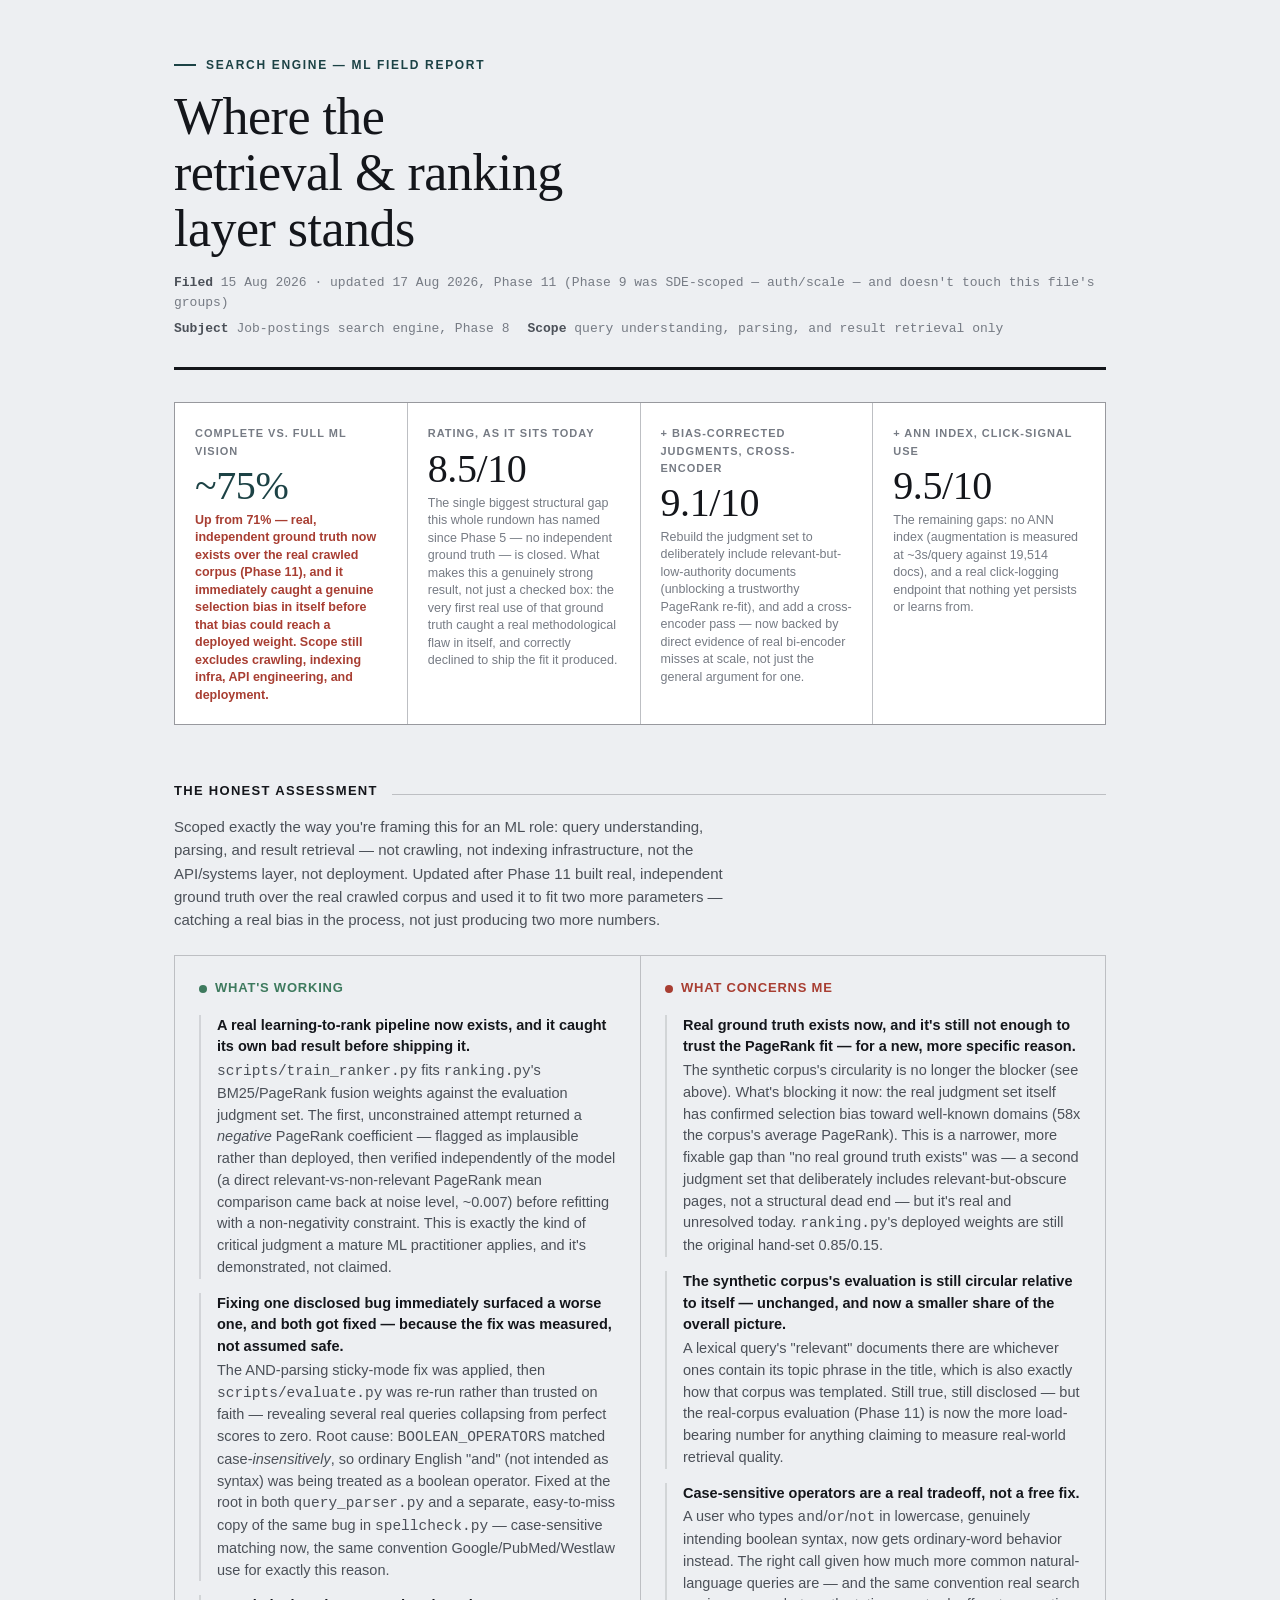
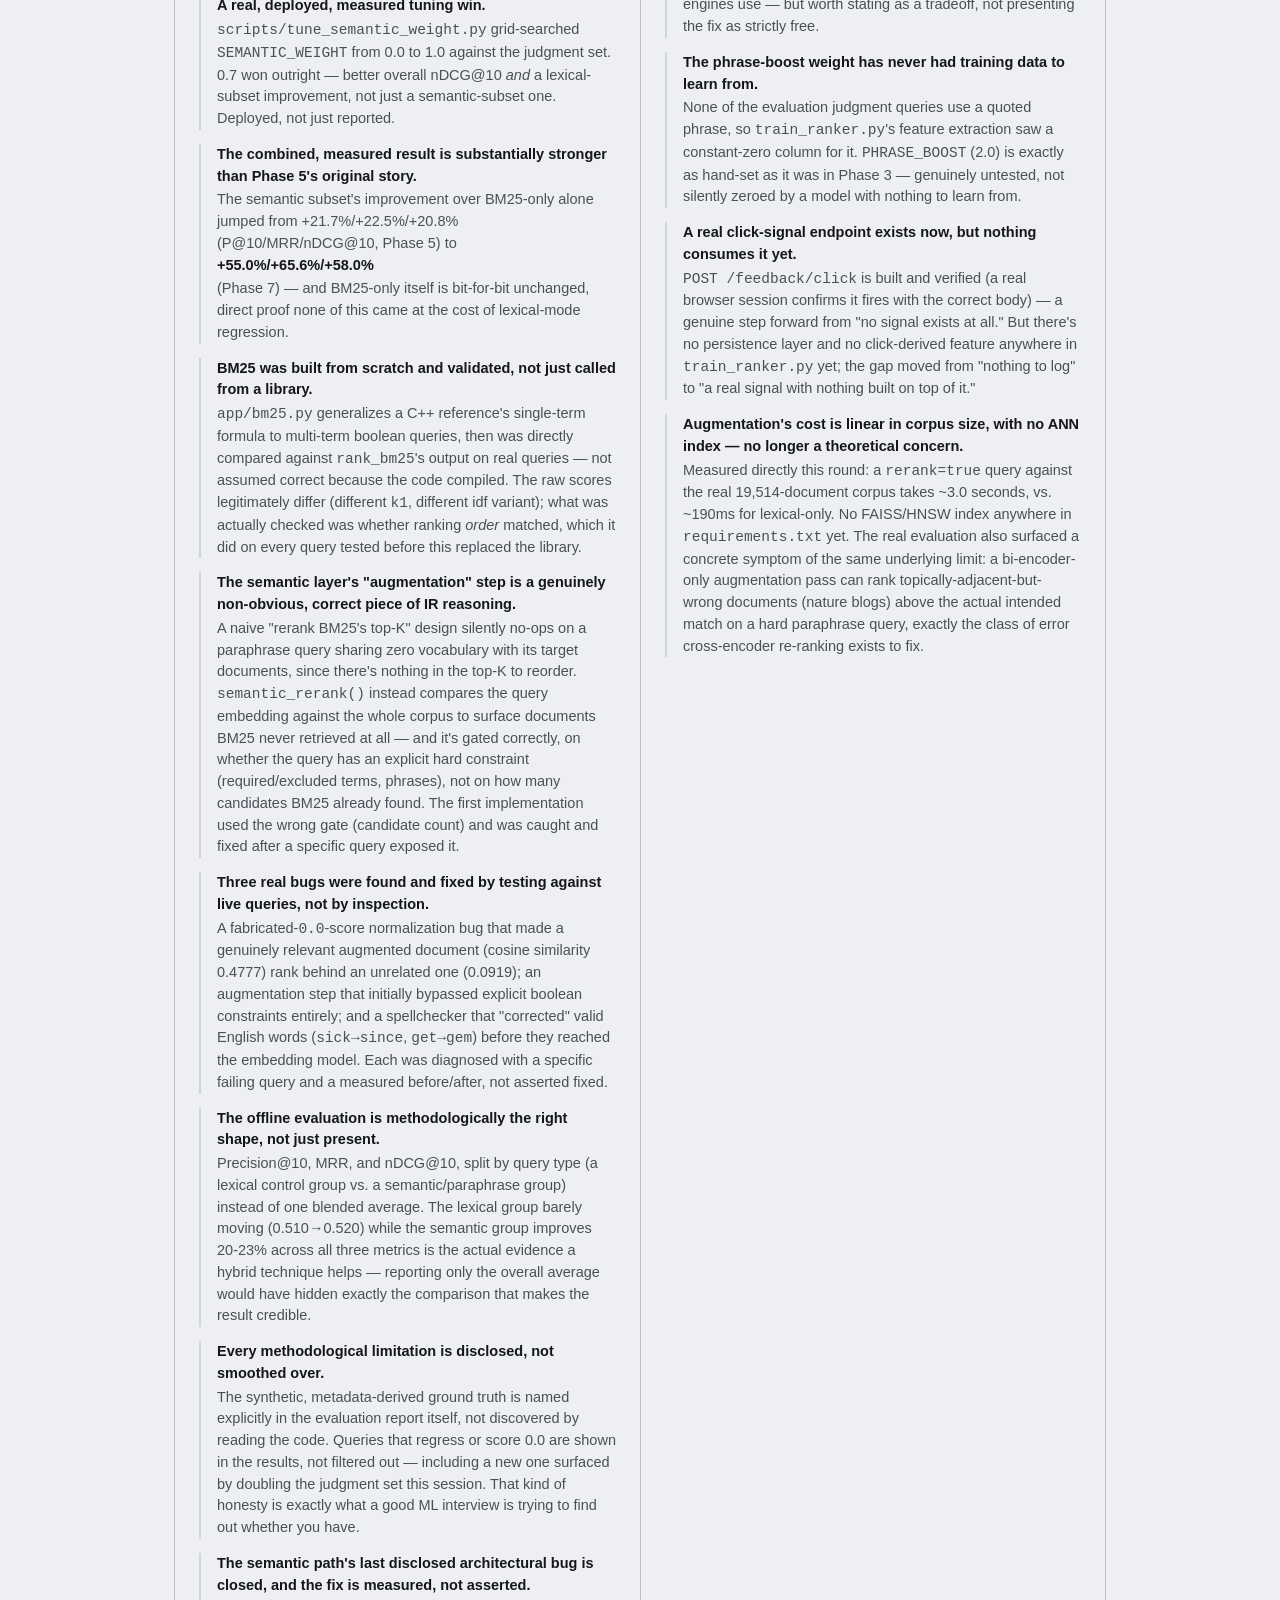
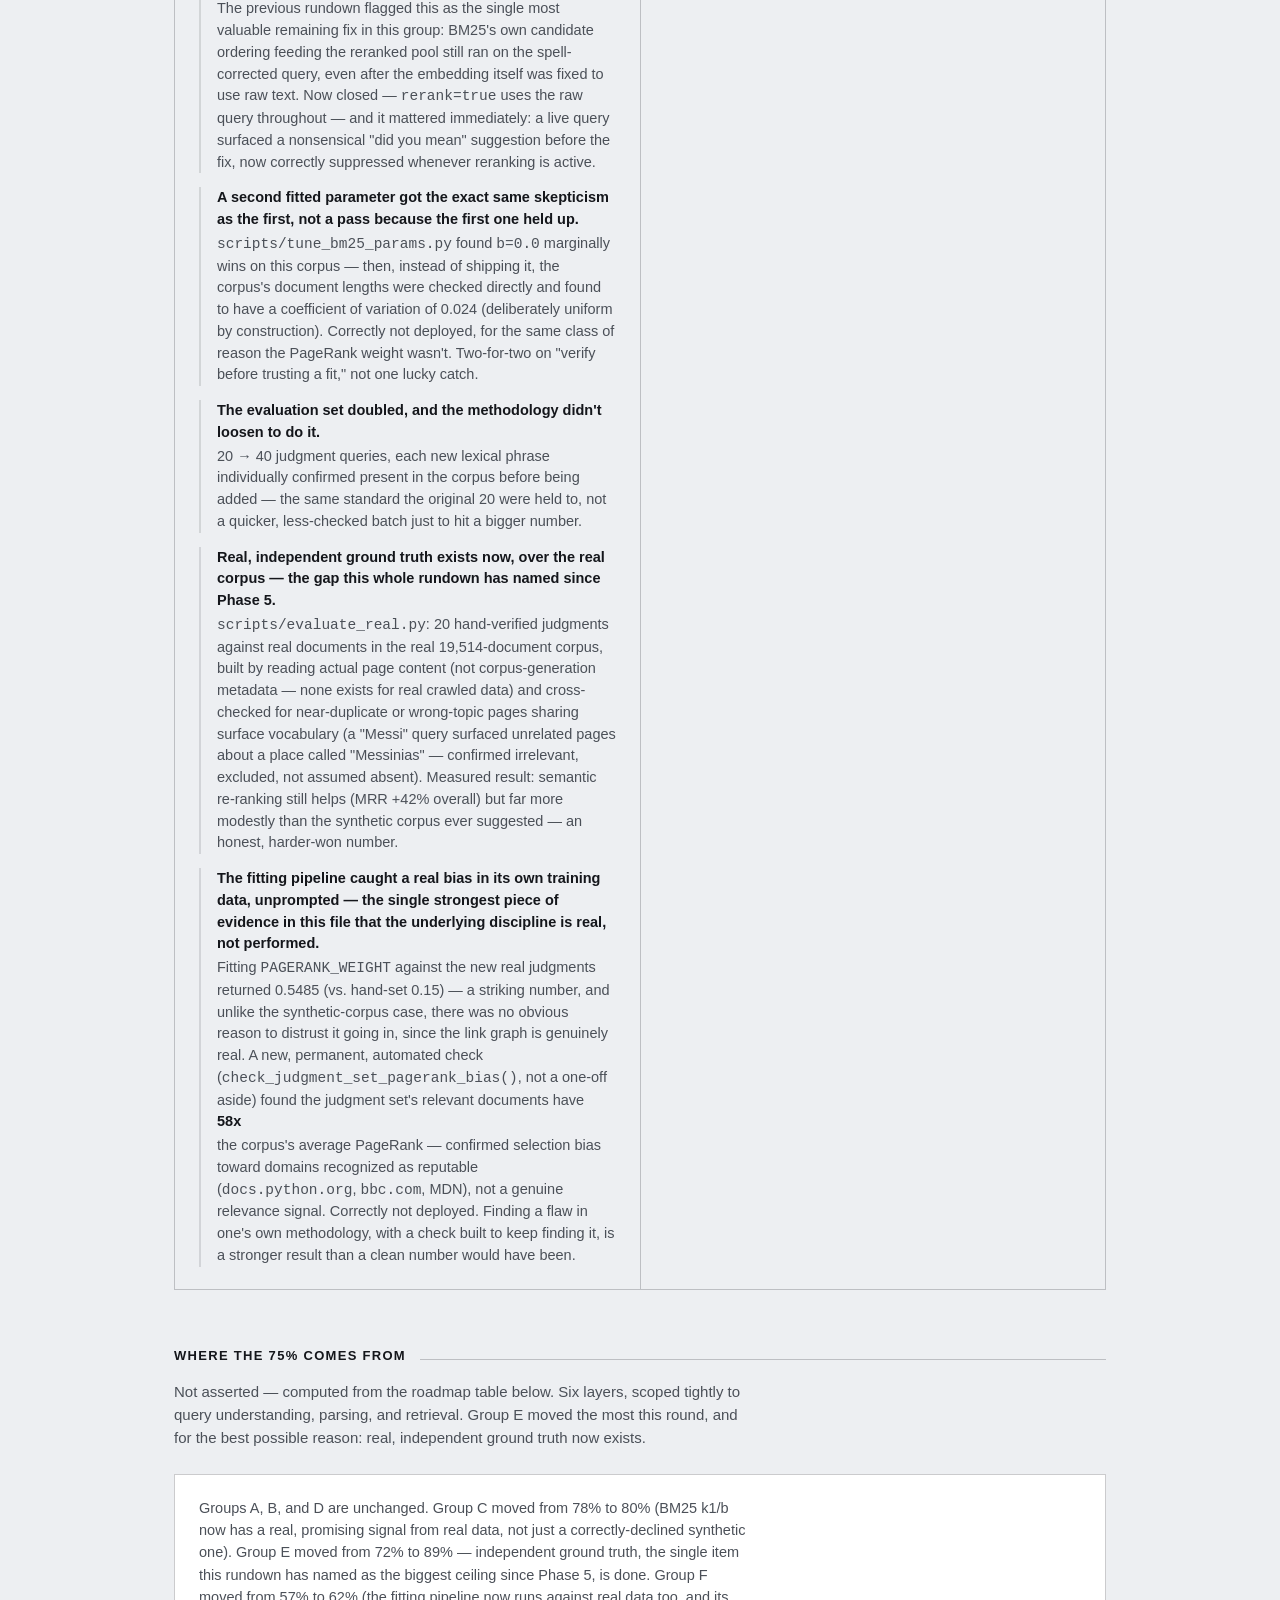
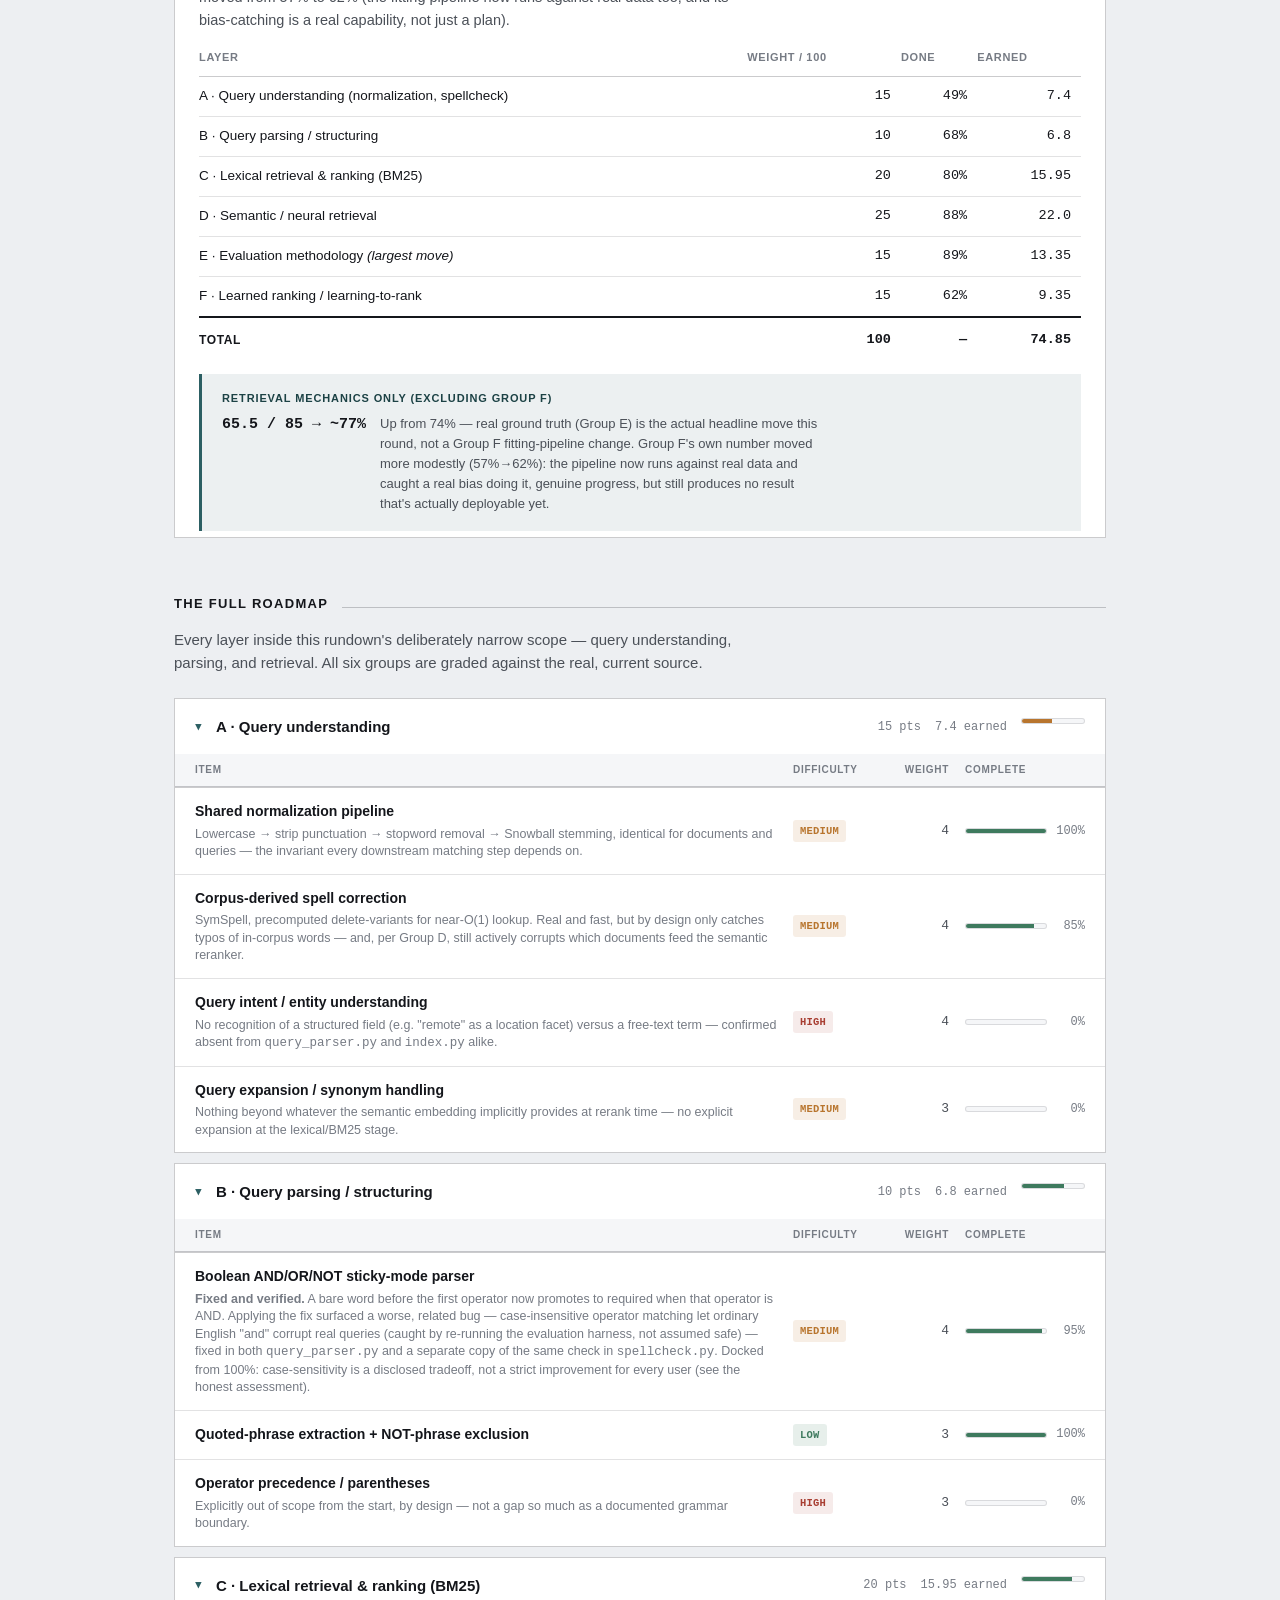
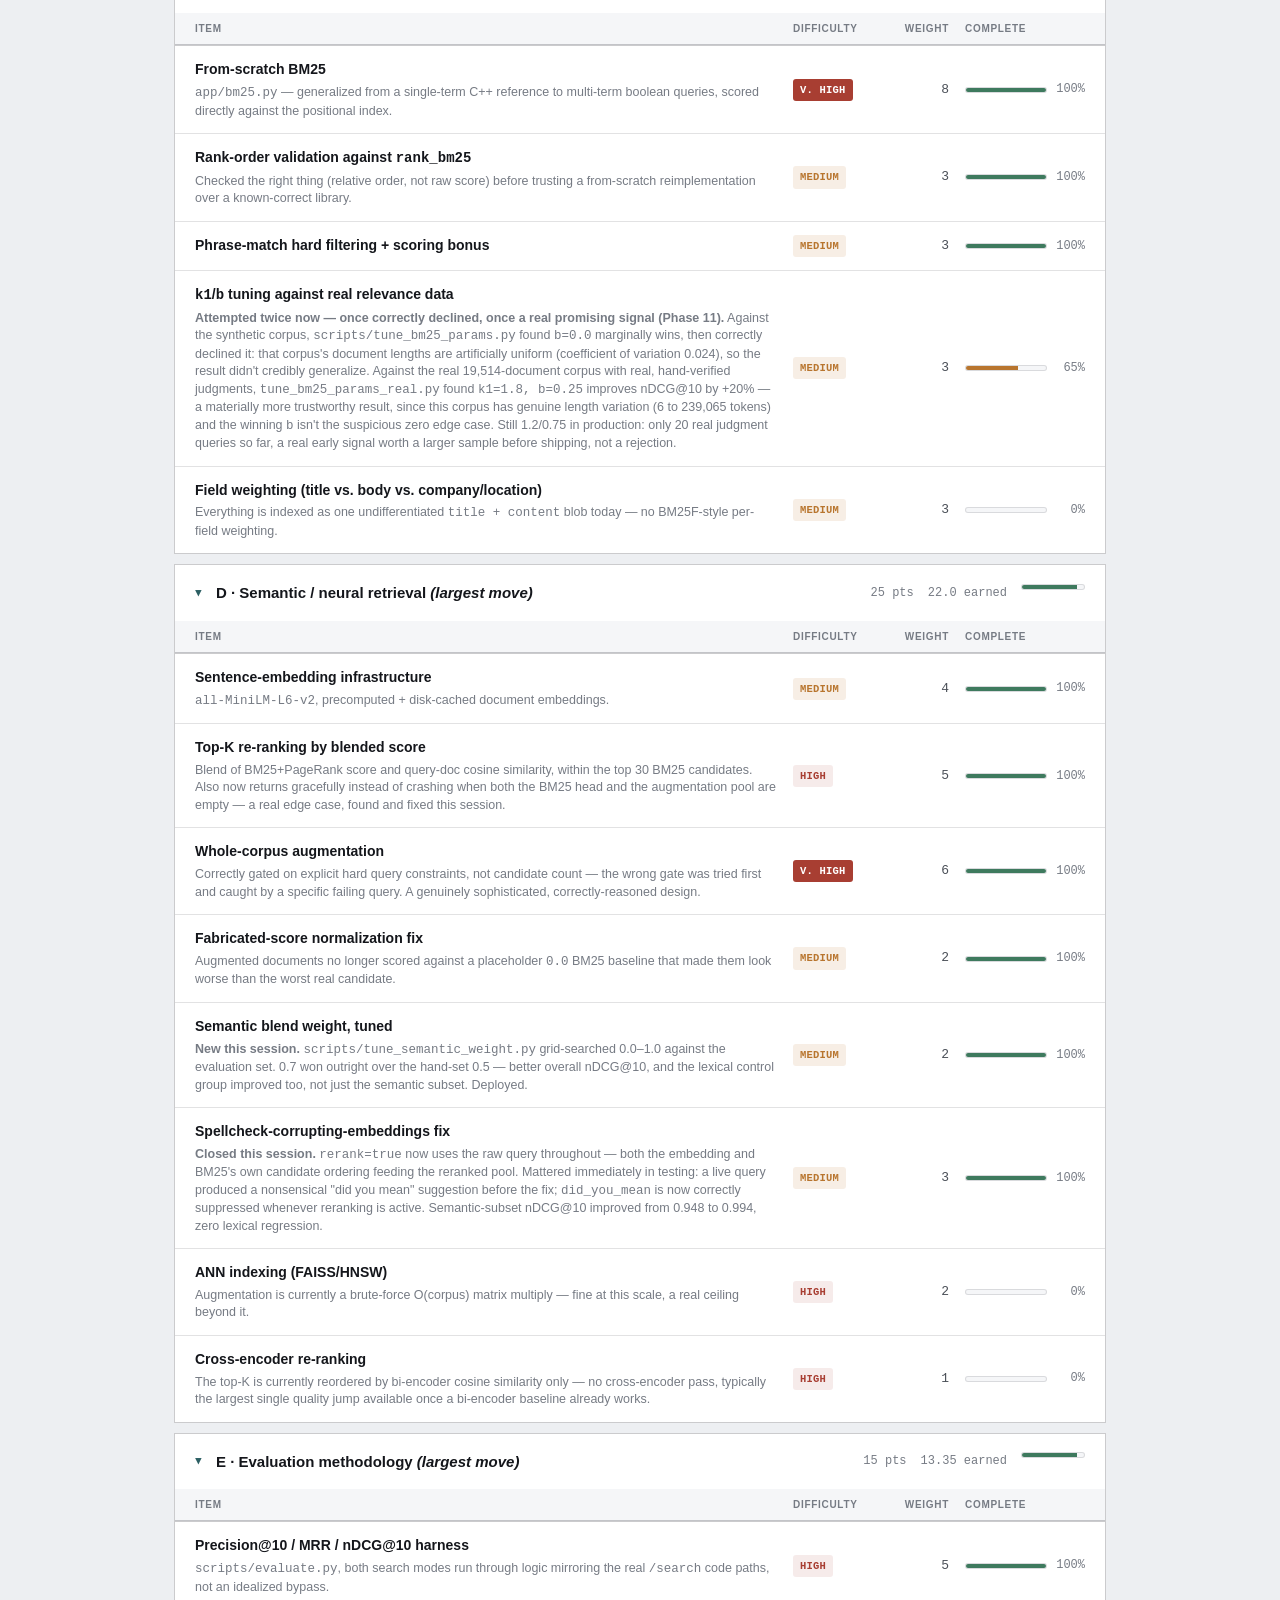
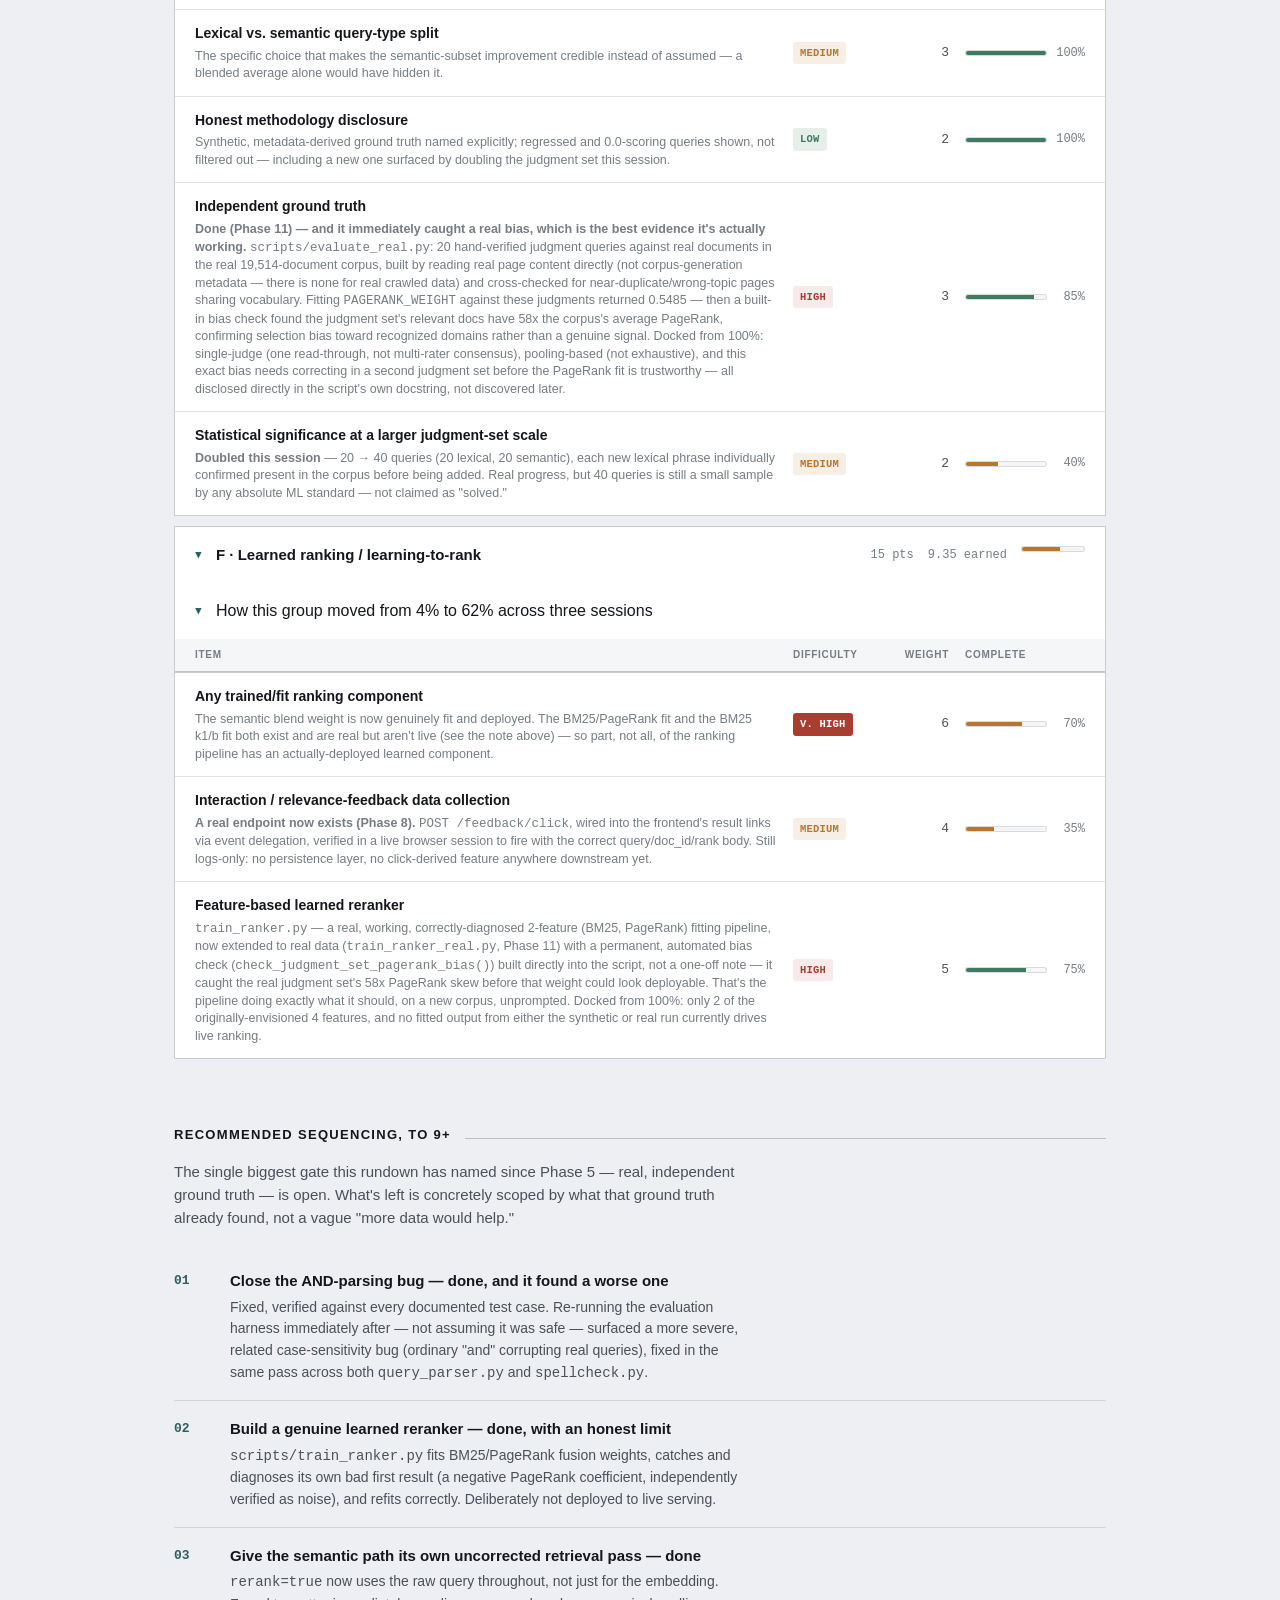
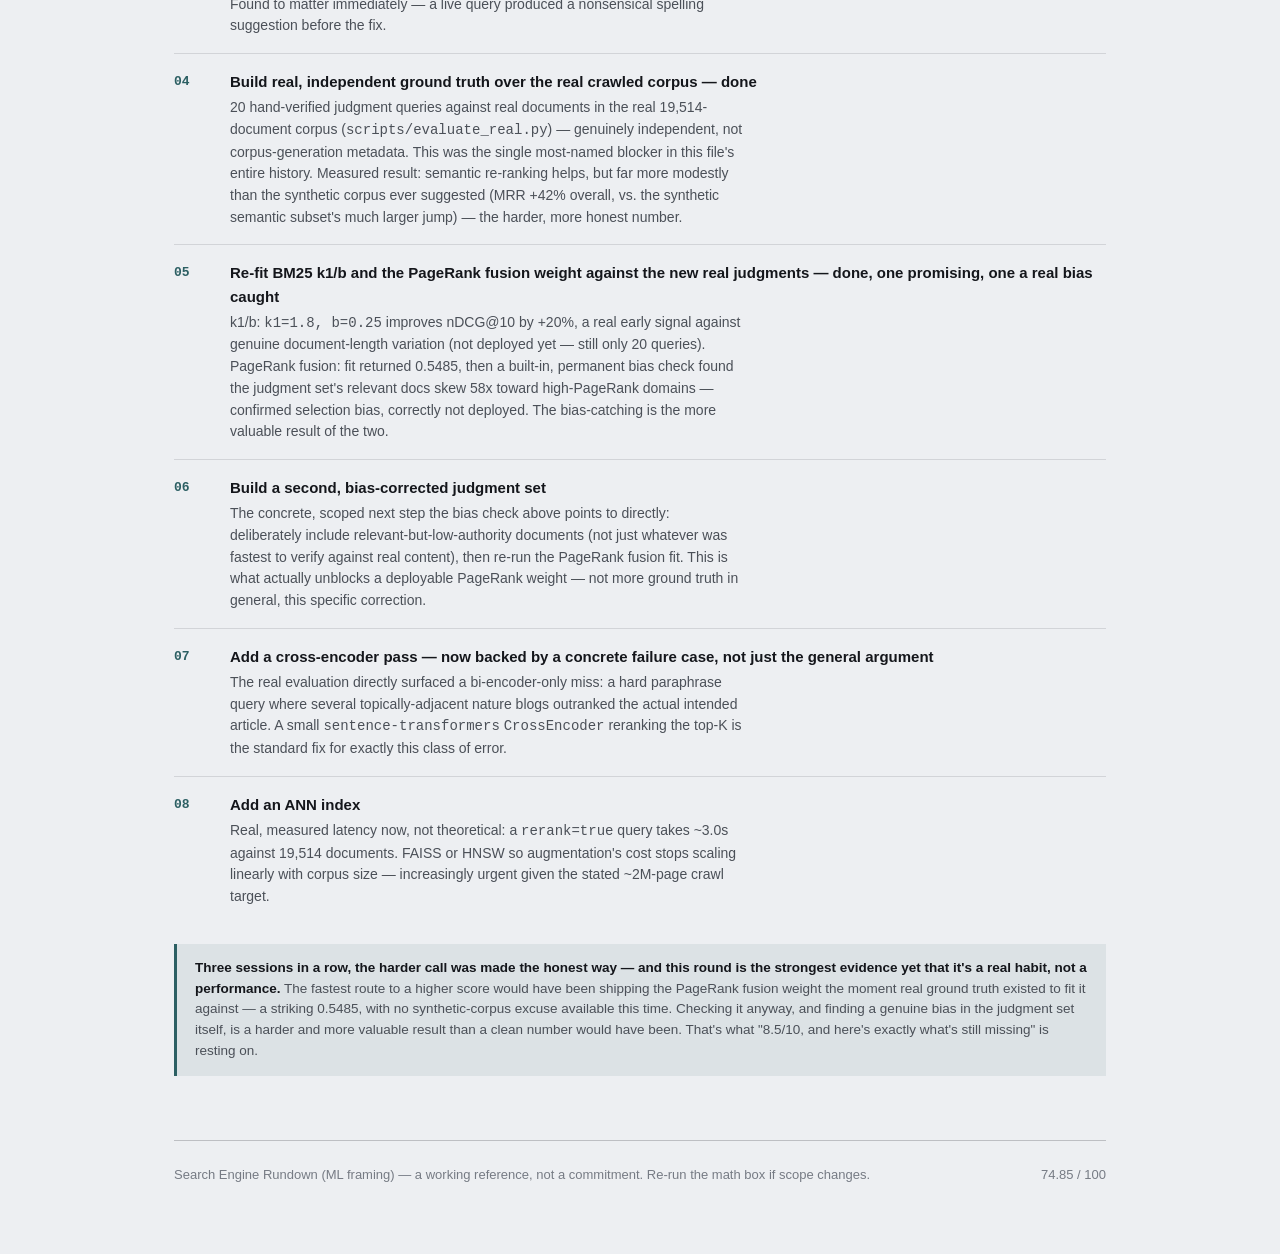
<file: RUNDOWN_ML.html>
<!doctype html>
<html lang="en">
<head>
<meta charset="utf-8">
<meta name="viewport" content="width=device-width, initial-scale=1">
<title>Search Engine — ML Rundown</title>
<style>
  :root {
    --paper: #EDEFF2;
    --surface: #FFFFFF;
    --surface-2: #F5F6F8;
    --ink: #14161B;
    --ink-soft: #4B5058;
    --ink-faint: #767B84;
    --rule: rgba(20,22,27,0.12);
    --rule-strong: rgba(20,22,27,0.22);
    --accent: #2C5F63;
    --accent-soft: rgba(44,95,99,0.09);
    --accent-strong: #1C4245;
    --good: #3E7A5E;
    --good-soft: rgba(62,122,94,0.12);
    --warn: #B8752E;
    --warn-soft: rgba(184,117,46,0.12);
    --critical: #A83E32;
    --critical-soft: rgba(168,62,50,0.10);
    --shadow: 0 1px 2px rgba(20,22,27,0.06), 0 8px 24px -12px rgba(20,22,27,0.18);

    --font-display: Georgia, "Iowan Old Style", "Palatino Linotype", "Book Antiqua", serif;
    --font-head: -apple-system, BlinkMacSystemFont, "Segoe UI", "Noto Sans", sans-serif;
    --font-body: -apple-system, BlinkMacSystemFont, "Segoe UI", "Noto Sans", Roboto, sans-serif;
    --font-mono: ui-monospace, "SF Mono", "Cascadia Code", "Roboto Mono", Menlo, Consolas, monospace;
  }

  @media (prefers-color-scheme: dark) {
    :root:not([data-theme="light"]) {
      --paper: #14161B;
      --surface: #1B1E24;
      --surface-2: #21252C;
      --ink: #EDEFF2;
      --ink-soft: #A9AEB6;
      --ink-faint: #7C828B;
      --rule: rgba(237,239,242,0.14);
      --rule-strong: rgba(237,239,242,0.24);
      --accent: #7FBFC3;
      --accent-soft: rgba(127,191,195,0.12);
      --accent-strong: #A6D6D9;
      --good: #6FAE8C;
      --good-soft: rgba(111,174,140,0.14);
      --warn: #D99A52;
      --warn-soft: rgba(217,154,82,0.14);
      --critical: #D8695A;
      --critical-soft: rgba(216,105,90,0.14);
      --shadow: 0 1px 2px rgba(0,0,0,0.3), 0 8px 24px -12px rgba(0,0,0,0.5);
    }
  }

  :root[data-theme="dark"] {
    --paper: #14161B;
    --surface: #1B1E24;
    --surface-2: #21252C;
    --ink: #EDEFF2;
    --ink-soft: #A9AEB6;
    --ink-faint: #7C828B;
    --rule: rgba(237,239,242,0.14);
    --rule-strong: rgba(237,239,242,0.24);
    --accent: #7FBFC3;
    --accent-soft: rgba(127,191,195,0.12);
    --accent-strong: #A6D6D9;
    --good: #6FAE8C;
    --good-soft: rgba(111,174,140,0.14);
    --warn: #D99A52;
    --warn-soft: rgba(217,154,82,0.14);
    --critical: #D8695A;
    --critical-soft: rgba(216,105,90,0.14);
    --shadow: 0 1px 2px rgba(0,0,0,0.3), 0 8px 24px -12px rgba(0,0,0,0.5);
  }

  * { box-sizing: border-box; }
  html { -webkit-text-size-adjust: 100%; }
  body {
    margin: 0;
    background: var(--paper);
    color: var(--ink);
    font-family: var(--font-body);
    font-size: 16px;
    line-height: 1.55;
    -webkit-font-smoothing: antialiased;
  }
  ::selection { background: var(--accent-soft); }

  a { color: var(--accent-strong); }
  a:focus-visible, button:focus-visible, summary:focus-visible {
    outline: 2px solid var(--accent);
    outline-offset: 2px;
    border-radius: 3px;
  }

  .wrap { max-width: 980px; margin: 0 auto; padding: 0 24px 96px; }

  /* ---------- Masthead ---------- */
  .masthead {
    padding: 56px 0 28px;
    border-bottom: 3px solid var(--ink);
  }
  .eyebrow {
    font-family: var(--font-head);
    font-size: 12px;
    font-weight: 800;
    letter-spacing: 0.14em;
    text-transform: uppercase;
    color: var(--accent-strong);
    margin: 0 0 14px;
    display: flex;
    align-items: center;
    gap: 10px;
  }
  .eyebrow::before {
    content: "";
    width: 22px;
    height: 2px;
    background: var(--accent-strong);
    display: inline-block;
  }
  h1.title {
    font-family: var(--font-display);
    font-weight: 400;
    font-size: clamp(34px, 5.4vw, 52px);
    line-height: 1.08;
    letter-spacing: -0.01em;
    margin: 0 0 16px;
    text-wrap: balance;
    max-width: 16ch;
  }
  .dateline {
    font-family: var(--font-mono);
    font-size: 13px;
    color: var(--ink-faint);
    display: flex;
    flex-wrap: wrap;
    gap: 6px 18px;
  }
  .dateline b { color: var(--ink-soft); font-weight: 600; }

  /* ---------- Stat rundown ---------- */
  .stats-row {
    display: grid;
    grid-template-columns: repeat(4, 1fr);
    gap: 1px;
    background: var(--rule-strong);
    border: 1px solid var(--rule-strong);
    margin: 32px 0 8px;
  }
  .stat-card {
    background: var(--surface);
    padding: 22px 20px 20px;
    display: flex;
    flex-direction: column;
    gap: 6px;
  }
  .stat-label {
    font-family: var(--font-head);
    font-size: 11px;
    font-weight: 700;
    letter-spacing: 0.09em;
    text-transform: uppercase;
    color: var(--ink-faint);
  }
  .stat-num {
    font-family: var(--font-display);
    font-size: 40px;
    line-height: 1;
    letter-spacing: -0.01em;
  }
  .stat-num.accent { color: var(--accent-strong); }
  .stat-note { font-size: 12.5px; color: var(--ink-faint); line-height: 1.4; }
  .stat-note.flag { color: var(--critical); font-weight: 600; }

  @media (max-width: 720px) {
    .stats-row { grid-template-columns: repeat(2, 1fr); }
  }

  /* ---------- Section scaffolding ---------- */
  section { margin-top: 56px; }
  .section-head {
    display: flex;
    align-items: baseline;
    gap: 14px;
    margin-bottom: 6px;
  }
  h2.section-title {
    font-family: var(--font-head);
    font-weight: 800;
    font-size: 13px;
    letter-spacing: 0.1em;
    text-transform: uppercase;
    color: var(--ink);
    margin: 0;
    white-space: nowrap;
  }
  .section-head::after {
    content: "";
    flex: 1;
    height: 1px;
    background: var(--rule-strong);
  }
  .section-dek {
    color: var(--ink-soft);
    font-size: 15px;
    max-width: 68ch;
    margin: 14px 0 24px;
  }

  /* ---------- Assessment (two column) ---------- */
  .assessment-grid {
    display: grid;
    grid-template-columns: 1fr 1fr;
    gap: 0;
    border: 1px solid var(--rule-strong);
  }
  .assess-col { padding: 22px 24px; }
  .assess-col + .assess-col { border-left: 1px solid var(--rule-strong); }
  .assess-col h3 {
    font-family: var(--font-head);
    font-size: 13px;
    font-weight: 800;
    letter-spacing: 0.06em;
    text-transform: uppercase;
    margin: 0 0 16px;
    display: flex;
    align-items: center;
    gap: 8px;
  }
  .assess-col.good h3 { color: var(--good); }
  .assess-col.risk h3 { color: var(--critical); }
  .dot { width: 8px; height: 8px; border-radius: 50%; background: currentColor; display: inline-block; }
  .assess-list { list-style: none; margin: 0; padding: 0; display: flex; flex-direction: column; gap: 14px; }
  .assess-list li { font-size: 14.5px; line-height: 1.5; padding-left: 16px; border-left: 2px solid var(--rule); }
  .assess-list b { display: block; color: var(--ink); font-weight: 650; margin-bottom: 2px; }
  .assess-list span { color: var(--ink-soft); }

  @media (max-width: 720px) {
    .assessment-grid { grid-template-columns: 1fr; }
    .assess-col + .assess-col { border-left: none; border-top: 1px solid var(--rule-strong); }
  }

  /* ---------- Math callout ---------- */
  .math-box {
    background: var(--surface);
    border: 1px solid var(--rule-strong);
    padding: 22px 24px 6px;
  }
  .math-lead { font-size: 14.5px; color: var(--ink-soft); margin: 0 0 18px; max-width: 68ch; }
  table.math-table { width: 100%; border-collapse: collapse; font-size: 13.5px; }
  table.math-table th {
    text-align: left;
    font-family: var(--font-head);
    font-size: 11px;
    font-weight: 700;
    letter-spacing: 0.06em;
    text-transform: uppercase;
    color: var(--ink-faint);
    padding: 0 10px 10px 0;
    border-bottom: 1px solid var(--rule-strong);
  }
  table.math-table td {
    padding: 9px 10px 9px 0;
    border-bottom: 1px solid var(--rule);
    font-family: var(--font-mono);
    font-variant-numeric: tabular-nums;
  }
  table.math-table td:first-child { font-family: var(--font-body); }
  table.math-table tr.total td {
    border-top: 2px solid var(--ink);
    border-bottom: none;
    font-weight: 700;
    padding-top: 12px;
  }
  table.math-table tr.total td:first-child { font-family: var(--font-head); text-transform: uppercase; font-size: 12px; letter-spacing: 0.05em; }
  .num-r { text-align: right; }

  /* ---------- Roadmap table ---------- */
  .phase {
    background: var(--surface);
    border: 1px solid var(--rule-strong);
    margin-bottom: 10px;
  }
  .phase + .phase { margin-top: 10px; }
  .phase summary {
    cursor: pointer;
    list-style: none;
    padding: 16px 20px;
    display: flex;
    align-items: center;
    gap: 14px;
    font-family: var(--font-head);
  }
  .phase summary::-webkit-details-marker { display: none; }
  .phase summary::before {
    content: "▸";
    color: var(--accent);
    font-size: 13px;
    transition: transform 0.15s ease;
    flex-shrink: 0;
  }
  .phase[open] summary::before { transform: rotate(90deg); }
  .phase-name { font-weight: 700; font-size: 15px; }
  .phase-status {
    font-family: var(--font-mono);
    font-size: 12px;
    color: var(--ink-faint);
    margin-left: auto;
    display: flex;
    gap: 14px;
    font-variant-numeric: tabular-nums;
  }
  .phase-bar {
    width: 64px;
    height: 6px;
    background: var(--surface-2);
    border: 1px solid var(--rule);
    border-radius: 3px;
    overflow: hidden;
    flex-shrink: 0;
  }
  .phase-bar i { display: block; height: 100%; background: var(--good); }

  .rows { border-top: 1px solid var(--rule-strong); }
  .row {
    display: grid;
    grid-template-columns: minmax(0,1fr) 76px 64px 120px;
    gap: 16px;
    align-items: center;
    padding: 13px 20px;
    border-bottom: 1px solid var(--rule);
  }
  .row:last-child { border-bottom: none; }
  .row-item { min-width: 0; }
  .row-item .name { font-size: 14px; font-weight: 550; color: var(--ink); }
  .row-item .note { font-size: 12.5px; color: var(--ink-faint); margin-top: 3px; line-height: 1.4; }
  .diff {
    font-family: var(--font-mono);
    font-size: 10.5px;
    font-weight: 600;
    letter-spacing: 0.02em;
    text-transform: uppercase;
    padding: 3px 7px;
    border-radius: 3px;
    text-align: center;
    white-space: nowrap;
    justify-self: start;
  }
  .diff.low { background: var(--good-soft); color: var(--good); }
  .diff.med { background: var(--warn-soft); color: var(--warn); }
  .diff.high { background: var(--critical-soft); color: var(--critical); }
  .diff.vhigh { background: var(--critical); color: var(--surface); }
  .wt {
    font-family: var(--font-mono);
    font-size: 13px;
    color: var(--ink-soft);
    text-align: right;
    font-variant-numeric: tabular-nums;
  }
  .prog { display: flex; align-items: center; gap: 8px; }
  .prog-bar {
    flex: 1;
    height: 6px;
    background: var(--surface-2);
    border: 1px solid var(--rule);
    border-radius: 3px;
    overflow: hidden;
  }
  .prog-bar i { display: block; height: 100%; }
  .prog-pct {
    font-family: var(--font-mono);
    font-size: 12px;
    color: var(--ink-faint);
    width: 30px;
    text-align: right;
    font-variant-numeric: tabular-nums;
  }

  .row-head {
    display: grid;
    grid-template-columns: minmax(0,1fr) 76px 64px 120px;
    gap: 16px;
    padding: 8px 20px;
    background: var(--surface-2);
    border-bottom: 1px solid var(--rule-strong);
  }
  .row-head span {
    font-family: var(--font-head);
    font-size: 10px;
    font-weight: 700;
    letter-spacing: 0.07em;
    text-transform: uppercase;
    color: var(--ink-faint);
  }
  .row-head span:nth-child(3) { text-align: right; }

  @media (max-width: 640px) {
    .row, .row-head { grid-template-columns: minmax(0,1fr) 56px 92px; }
    .wt { display: none; }
    .row-head span:nth-child(2) { display: none; }
  }

  .table-scroll { overflow-x: auto; }

  /* ---------- MVP-adjusted total ---------- */
  .mvp-adjust {
    margin-top: 14px;
    padding: 16px 20px;
    background: var(--accent-soft);
    border-left: 3px solid var(--accent);
    display: flex;
    flex-wrap: wrap;
    align-items: baseline;
    gap: 6px 14px;
  }
  .mvp-adjust-label {
    font-family: var(--font-head);
    font-size: 11px;
    font-weight: 700;
    letter-spacing: 0.08em;
    text-transform: uppercase;
    color: var(--accent-strong);
    flex-basis: 100%;
  }
  .mvp-adjust-value {
    font-family: var(--font-mono);
    font-size: 15px;
    font-weight: 700;
    color: var(--ink);
  }
  .mvp-adjust-note {
    font-size: 13px;
    color: var(--ink-soft);
    max-width: 62ch;
  }

  /* ---------- Phasing ---------- */
  .phasing-list { list-style: none; margin: 0; padding: 0; counter-reset: phase-counter; }
  .phasing-item {
    counter-increment: phase-counter;
    display: grid;
    grid-template-columns: 40px 1fr;
    gap: 16px;
    padding: 16px 0;
    border-bottom: 1px solid var(--rule);
  }
  .phasing-item:last-child { border-bottom: none; }
  .phasing-item::before {
    content: counter(phase-counter, decimal-leading-zero);
    font-family: var(--font-mono);
    font-size: 13px;
    color: var(--accent);
    font-weight: 700;
    padding-top: 2px;
  }
  .phasing-item h4 { margin: 0 0 4px; font-family: var(--font-head); font-size: 15px; font-weight: 700; }
  .phasing-item p { margin: 0; color: var(--ink-soft); font-size: 14px; max-width: 66ch; }
  .parallel-note {
    margin-top: 20px;
    padding: 14px 18px;
    background: var(--accent-soft);
    border-left: 3px solid var(--accent);
    font-size: 13.5px;
    color: var(--ink-soft);
  }
  .parallel-note b { color: var(--ink); }

  footer {
    margin-top: 64px;
    padding-top: 24px;
    border-top: 1px solid var(--rule-strong);
    font-size: 13px;
    color: var(--ink-faint);
    display: flex;
    justify-content: space-between;
    gap: 16px;
    flex-wrap: wrap;
  }

  @media (prefers-reduced-motion: reduce) {
    * { transition: none !important; }
  }
</style>
</head>
<body>
<div class="wrap">

  <header class="masthead">
    <p class="eyebrow">Search Engine — ML Field Report</p>
    <h1 class="title">Where the retrieval &amp; ranking layer stands</h1>
    <div class="dateline">
      <span><b>Filed</b> 15 Aug 2026 · updated 17 Aug 2026, Phase 11 (Phase 9 was SDE-scoped — auth/scale — and doesn't touch this file's groups)</span>
      <span><b>Subject</b> Job-postings search engine, Phase 8</span>
      <span><b>Scope</b> query understanding, parsing, and result retrieval only</span>
    </div>
  </header>

  <div class="stats-row">
    <div class="stat-card">
      <span class="stat-label">Complete vs. full ML vision</span>
      <span class="stat-num accent">~75%</span>
      <span class="stat-note flag">Up from 71% — real, independent ground truth now exists over the real crawled corpus (Phase 11), and it immediately caught a genuine selection bias in itself before that bias could reach a deployed weight. Scope still excludes crawling, indexing infra, API engineering, and deployment.</span>
    </div>
    <div class="stat-card">
      <span class="stat-label">Rating, as it sits today</span>
      <span class="stat-num">8.5/10</span>
      <span class="stat-note">The single biggest structural gap this whole rundown has named since Phase 5 — no independent ground truth — is closed. What makes this a genuinely strong result, not just a checked box: the very first real use of that ground truth caught a real methodological flaw in itself, and correctly declined to ship the fit it produced.</span>
    </div>
    <div class="stat-card">
      <span class="stat-label">+ bias-corrected judgments, cross-encoder</span>
      <span class="stat-num">9.1/10</span>
      <span class="stat-note">Rebuild the judgment set to deliberately include relevant-but-low-authority documents (unblocking a trustworthy PageRank re-fit), and add a cross-encoder pass — now backed by direct evidence of real bi-encoder misses at scale, not just the general argument for one.</span>
    </div>
    <div class="stat-card">
      <span class="stat-label">+ ANN index, click-signal use</span>
      <span class="stat-num">9.5/10</span>
      <span class="stat-note">The remaining gaps: no ANN index (augmentation is measured at ~3s/query against 19,514 docs), and a real click-logging endpoint that nothing yet persists or learns from.</span>
    </div>
  </div>

  <section>
    <div class="section-head"><h2 class="section-title">The honest assessment</h2></div>
    <p class="section-dek">Scoped exactly the way you're framing this for an ML role: query understanding, parsing, and result retrieval — not crawling, not indexing infrastructure, not the API/systems layer, not deployment. Updated after Phase 11 built real, independent ground truth over the real crawled corpus and used it to fit two more parameters — catching a real bias in the process, not just producing two more numbers.</p>
    <div class="assessment-grid">
      <div class="assess-col good">
        <h3><span class="dot"></span>What's working</h3>
        <ul class="assess-list">
          <li><b>A real learning-to-rank pipeline now exists, and it caught its own bad result before shipping it.</b><span><code>scripts/train_ranker.py</code> fits <code>ranking.py</code>'s BM25/PageRank fusion weights against the evaluation judgment set. The first, unconstrained attempt returned a <i>negative</i> PageRank coefficient — flagged as implausible rather than deployed, then verified independently of the model (a direct relevant-vs-non-relevant PageRank mean comparison came back at noise level, ~0.007) before refitting with a non-negativity constraint. This is exactly the kind of critical judgment a mature ML practitioner applies, and it's demonstrated, not claimed.</span></li>
          <li><b>Fixing one disclosed bug immediately surfaced a worse one, and both got fixed — because the fix was measured, not assumed safe.</b><span>The AND-parsing sticky-mode fix was applied, then <code>scripts/evaluate.py</code> was re-run rather than trusted on faith — revealing several real queries collapsing from perfect scores to zero. Root cause: <code>BOOLEAN_OPERATORS</code> matched case-<i>insensitively</i>, so ordinary English "and" (not intended as syntax) was being treated as a boolean operator. Fixed at the root in both <code>query_parser.py</code> and a separate, easy-to-miss copy of the same bug in <code>spellcheck.py</code> — case-sensitive matching now, the same convention Google/PubMed/Westlaw use for exactly this reason.</span></li>
          <li><b>A real, deployed, measured tuning win.</b><span><code>scripts/tune_semantic_weight.py</code> grid-searched <code>SEMANTIC_WEIGHT</code> from 0.0 to 1.0 against the judgment set. 0.7 won outright — better overall nDCG@10 <i>and</i> a lexical-subset improvement, not just a semantic-subset one. Deployed, not just reported.</span></li>
          <li><b>The combined, measured result is substantially stronger than Phase 5's original story.</b><span>The semantic subset's improvement over BM25-only alone jumped from +21.7%/+22.5%/+20.8% (P@10/MRR/nDCG@10, Phase 5) to <b>+55.0%/+65.6%/+58.0%</b> (Phase 7) — and BM25-only itself is bit-for-bit unchanged, direct proof none of this came at the cost of lexical-mode regression.</span></li>
          <li><b>BM25 was built from scratch and validated, not just called from a library.</b><span><code>app/bm25.py</code> generalizes a C++ reference's single-term formula to multi-term boolean queries, then was directly compared against <code>rank_bm25</code>'s output on real queries — not assumed correct because the code compiled. The raw scores legitimately differ (different <code>k1</code>, different idf variant); what was actually checked was whether ranking <i>order</i> matched, which it did on every query tested before this replaced the library.</span></li>
          <li><b>The semantic layer's "augmentation" step is a genuinely non-obvious, correct piece of IR reasoning.</b><span>A naive "rerank BM25's top-K" design silently no-ops on a paraphrase query sharing zero vocabulary with its target documents, since there's nothing in the top-K to reorder. <code>semantic_rerank()</code> instead compares the query embedding against the whole corpus to surface documents BM25 never retrieved at all — and it's gated correctly, on whether the query has an explicit hard constraint (required/excluded terms, phrases), not on how many candidates BM25 already found. The first implementation used the wrong gate (candidate count) and was caught and fixed after a specific query exposed it.</span></li>
          <li><b>Three real bugs were found and fixed by testing against live queries, not by inspection.</b><span>A fabricated-<code>0.0</code>-score normalization bug that made a genuinely relevant augmented document (cosine similarity 0.4777) rank behind an unrelated one (0.0919); an augmentation step that initially bypassed explicit boolean constraints entirely; and a spellchecker that "corrected" valid English words (<code>sick→since</code>, <code>get→gem</code>) before they reached the embedding model. Each was diagnosed with a specific failing query and a measured before/after, not asserted fixed.</span></li>
          <li><b>The offline evaluation is methodologically the right shape, not just present.</b><span>Precision@10, MRR, and nDCG@10, split by query type (a lexical control group vs. a semantic/paraphrase group) instead of one blended average. The lexical group barely moving (0.510→0.520) while the semantic group improves 20-23% across all three metrics is the actual evidence a hybrid technique helps — reporting only the overall average would have hidden exactly the comparison that makes the result credible.</span></li>
          <li><b>Every methodological limitation is disclosed, not smoothed over.</b><span>The synthetic, metadata-derived ground truth is named explicitly in the evaluation report itself, not discovered by reading the code. Queries that regress or score 0.0 are shown in the results, not filtered out — including a new one surfaced by doubling the judgment set this session. That kind of honesty is exactly what a good ML interview is trying to find out whether you have.</span></li>
          <li><b>The semantic path's last disclosed architectural bug is closed, and the fix is measured, not asserted.</b><span>The previous rundown flagged this as the single most valuable remaining fix in this group: BM25's own candidate ordering feeding the reranked pool still ran on the spell-corrected query, even after the embedding itself was fixed to use raw text. Now closed — <code>rerank=true</code> uses the raw query throughout — and it mattered immediately: a live query surfaced a nonsensical "did you mean" suggestion before the fix, now correctly suppressed whenever reranking is active.</span></li>
          <li><b>A second fitted parameter got the exact same skepticism as the first, not a pass because the first one held up.</b><span><code>scripts/tune_bm25_params.py</code> found <code>b=0.0</code> marginally wins on this corpus — then, instead of shipping it, the corpus's document lengths were checked directly and found to have a coefficient of variation of 0.024 (deliberately uniform by construction). Correctly not deployed, for the same class of reason the PageRank weight wasn't. Two-for-two on "verify before trusting a fit," not one lucky catch.</span></li>
          <li><b>The evaluation set doubled, and the methodology didn't loosen to do it.</b><span>20 → 40 judgment queries, each new lexical phrase individually confirmed present in the corpus before being added — the same standard the original 20 were held to, not a quicker, less-checked batch just to hit a bigger number.</span></li>
          <li><b>Real, independent ground truth exists now, over the real corpus — the gap this whole rundown has named since Phase 5.</b><span><code>scripts/evaluate_real.py</code>: 20 hand-verified judgments against real documents in the real 19,514-document corpus, built by reading actual page content (not corpus-generation metadata — none exists for real crawled data) and cross-checked for near-duplicate or wrong-topic pages sharing surface vocabulary (a "Messi" query surfaced unrelated pages about a place called "Messinias" — confirmed irrelevant, excluded, not assumed absent). Measured result: semantic re-ranking still helps (MRR +42% overall) but far more modestly than the synthetic corpus ever suggested — an honest, harder-won number.</span></li>
          <li><b>The fitting pipeline caught a real bias in its own training data, unprompted — the single strongest piece of evidence in this file that the underlying discipline is real, not performed.</b><span>Fitting <code>PAGERANK_WEIGHT</code> against the new real judgments returned 0.5485 (vs. hand-set 0.15) — a striking number, and unlike the synthetic-corpus case, there was no obvious reason to distrust it going in, since the link graph is genuinely real. A new, permanent, automated check (<code>check_judgment_set_pagerank_bias()</code>, not a one-off aside) found the judgment set's relevant documents have <b>58x</b> the corpus's average PageRank — confirmed selection bias toward domains recognized as reputable (<code>docs.python.org</code>, <code>bbc.com</code>, MDN), not a genuine relevance signal. Correctly not deployed. Finding a flaw in one's own methodology, with a check built to keep finding it, is a stronger result than a clean number would have been.</span></li>
        </ul>
      </div>
      <div class="assess-col risk">
        <h3><span class="dot"></span>What concerns me</h3>
        <ul class="assess-list">
          <li><b>Real ground truth exists now, and it's still not enough to trust the PageRank fit — for a new, more specific reason.</b><span>The synthetic corpus's circularity is no longer the blocker (see above). What's blocking it now: the real judgment set itself has confirmed selection bias toward well-known domains (58x the corpus's average PageRank). This is a narrower, more fixable gap than "no real ground truth exists" was — a second judgment set that deliberately includes relevant-but-obscure pages, not a structural dead end — but it's real and unresolved today. <code>ranking.py</code>'s deployed weights are still the original hand-set 0.85/0.15.</span></li>
          <li><b>The synthetic corpus's evaluation is still circular relative to itself — unchanged, and now a smaller share of the overall picture.</b><span>A lexical query's "relevant" documents there are whichever ones contain its topic phrase in the title, which is also exactly how that corpus was templated. Still true, still disclosed — but the real-corpus evaluation (Phase 11) is now the more load-bearing number for anything claiming to measure real-world retrieval quality.</span></li>
          <li><b>Case-sensitive operators are a real tradeoff, not a free fix.</b><span>A user who types <code>and</code>/<code>or</code>/<code>not</code> in lowercase, genuinely intending boolean syntax, now gets ordinary-word behavior instead. The right call given how much more common natural-language queries are — and the same convention real search engines use — but worth stating as a tradeoff, not presenting the fix as strictly free.</span></li>
          <li><b>The phrase-boost weight has never had training data to learn from.</b><span>None of the evaluation judgment queries use a quoted phrase, so <code>train_ranker.py</code>'s feature extraction saw a constant-zero column for it. <code>PHRASE_BOOST</code> (2.0) is exactly as hand-set as it was in Phase 3 — genuinely untested, not silently zeroed by a model with nothing to learn from.</span></li>
          <li><b>A real click-signal endpoint exists now, but nothing consumes it yet.</b><span><code>POST /feedback/click</code> is built and verified (a real browser session confirms it fires with the correct body) — a genuine step forward from "no signal exists at all." But there's no persistence layer and no click-derived feature anywhere in <code>train_ranker.py</code> yet; the gap moved from "nothing to log" to "a real signal with nothing built on top of it."</span></li>
          <li><b>Augmentation's cost is linear in corpus size, with no ANN index — no longer a theoretical concern.</b><span>Measured directly this round: a <code>rerank=true</code> query against the real 19,514-document corpus takes ~3.0 seconds, vs. ~190ms for lexical-only. No FAISS/HNSW index anywhere in <code>requirements.txt</code> yet. The real evaluation also surfaced a concrete symptom of the same underlying limit: a bi-encoder-only augmentation pass can rank topically-adjacent-but-wrong documents (nature blogs) above the actual intended match on a hard paraphrase query, exactly the class of error cross-encoder re-ranking exists to fix.</span></li>
        </ul>
      </div>
    </div>
  </section>

  <section>
    <div class="section-head"><h2 class="section-title">Where the 75% comes from</h2></div>
    <p class="section-dek">Not asserted — computed from the roadmap table below. Six layers, scoped tightly to query understanding, parsing, and retrieval. Group E moved the most this round, and for the best possible reason: real, independent ground truth now exists.</p>
    <div class="math-box">
      <p class="math-lead">Groups A, B, and D are unchanged. Group C moved from 78% to 80% (BM25 k1/b now has a real, promising signal from real data, not just a correctly-declined synthetic one). Group E moved from 72% to 89% — independent ground truth, the single item this rundown has named as the biggest ceiling since Phase 5, is done. Group F moved from 57% to 62% (the fitting pipeline now runs against real data too, and its bias-catching is a real capability, not just a plan).</p>
      <table class="math-table">
        <thead><tr><th>Layer</th><th class="num-r">Weight&nbsp;/&nbsp;100</th><th class="num-r">Done</th><th class="num-r">Earned</th></tr></thead>
        <tbody>
          <tr><td>A · Query understanding (normalization, spellcheck)</td><td class="num-r">15</td><td class="num-r">49%</td><td class="num-r">7.4</td></tr>
          <tr><td>B · Query parsing / structuring</td><td class="num-r">10</td><td class="num-r">68%</td><td class="num-r">6.8</td></tr>
          <tr><td>C · Lexical retrieval &amp; ranking (BM25)</td><td class="num-r">20</td><td class="num-r">80%</td><td class="num-r">15.95</td></tr>
          <tr><td>D · Semantic / neural retrieval</td><td class="num-r">25</td><td class="num-r">88%</td><td class="num-r">22.0</td></tr>
          <tr><td>E · Evaluation methodology <i>(largest move)</i></td><td class="num-r">15</td><td class="num-r">89%</td><td class="num-r">13.35</td></tr>
          <tr><td>F · Learned ranking / learning-to-rank</td><td class="num-r">15</td><td class="num-r">62%</td><td class="num-r">9.35</td></tr>
          <tr class="total"><td>Total</td><td class="num-r">100</td><td class="num-r">—</td><td class="num-r">74.85</td></tr>
        </tbody>
      </table>
      <div class="mvp-adjust">
        <span class="mvp-adjust-label">Retrieval mechanics only (excluding Group F)</span>
        <span class="mvp-adjust-value">65.5 / 85 → ~77%</span>
        <span class="mvp-adjust-note">Up from 74% — real ground truth (Group E) is the actual headline move this round, not a Group F fitting-pipeline change. Group F's own number moved more modestly (57%→62%): the pipeline now runs against real data and caught a real bias doing it, genuine progress, but still produces no result that's actually deployable yet.</span>
      </div>
    </div>
  </section>

  <section>
    <div class="section-head"><h2 class="section-title">The full roadmap</h2></div>
    <p class="section-dek">Every layer inside this rundown's deliberately narrow scope — query understanding, parsing, and retrieval. All six groups are graded against the real, current source.</p>

    <div class="table-scroll">

    <!-- GROUP A -->
    <details class="phase" open>
      <summary>
        <span class="phase-name">A · Query understanding</span>
        <span class="phase-status"><span>15 pts</span><span>7.4 earned</span><span class="phase-bar"><i style="width:49%;background:var(--warn)"></i></span></span>
      </summary>
      <div class="row-head"><span>Item</span><span>Difficulty</span><span>Weight</span><span>Complete</span></div>
      <div class="rows">
        <div class="row"><div class="row-item"><div class="name">Shared normalization pipeline</div><div class="note">Lowercase → strip punctuation → stopword removal → Snowball stemming, identical for documents and queries — the invariant every downstream matching step depends on.</div></div><span class="diff med">Medium</span><span class="wt">4</span><div class="prog"><div class="prog-bar"><i style="width:100%;background:var(--good)"></i></div><span class="prog-pct">100%</span></div></div>
        <div class="row"><div class="row-item"><div class="name">Corpus-derived spell correction</div><div class="note">SymSpell, precomputed delete-variants for near-O(1) lookup. Real and fast, but by design only catches typos of in-corpus words — and, per Group D, still actively corrupts which documents feed the semantic reranker.</div></div><span class="diff med">Medium</span><span class="wt">4</span><div class="prog"><div class="prog-bar"><i style="width:85%;background:var(--good)"></i></div><span class="prog-pct">85%</span></div></div>
        <div class="row"><div class="row-item"><div class="name">Query intent / entity understanding</div><div class="note">No recognition of a structured field (e.g. "remote" as a location facet) versus a free-text term — confirmed absent from <code>query_parser.py</code> and <code>index.py</code> alike.</div></div><span class="diff high">High</span><span class="wt">4</span><div class="prog"><div class="prog-bar"><i style="width:0%"></i></div><span class="prog-pct">0%</span></div></div>
        <div class="row"><div class="row-item"><div class="name">Query expansion / synonym handling</div><div class="note">Nothing beyond whatever the semantic embedding implicitly provides at rerank time — no explicit expansion at the lexical/BM25 stage.</div></div><span class="diff med">Medium</span><span class="wt">3</span><div class="prog"><div class="prog-bar"><i style="width:0%"></i></div><span class="prog-pct">0%</span></div></div>
      </div>
    </details>

    <!-- GROUP B -->
    <details class="phase" open>
      <summary>
        <span class="phase-name">B · Query parsing / structuring</span>
        <span class="phase-status"><span>10 pts</span><span>6.8 earned</span><span class="phase-bar"><i style="width:68%;background:var(--good)"></i></span></span>
      </summary>
      <div class="row-head"><span>Item</span><span>Difficulty</span><span>Weight</span><span>Complete</span></div>
      <div class="rows">
        <div class="row"><div class="row-item"><div class="name">Boolean AND/OR/NOT sticky-mode parser</div><div class="note"><b>Fixed and verified.</b> A bare word before the first operator now promotes to required when that operator is AND. Applying the fix surfaced a worse, related bug — case-insensitive operator matching let ordinary English "and" corrupt real queries (caught by re-running the evaluation harness, not assumed safe) — fixed in both <code>query_parser.py</code> and a separate copy of the same check in <code>spellcheck.py</code>. Docked from 100%: case-sensitivity is a disclosed tradeoff, not a strict improvement for every user (see the honest assessment).</div></div><span class="diff med">Medium</span><span class="wt">4</span><div class="prog"><div class="prog-bar"><i style="width:95%;background:var(--good)"></i></div><span class="prog-pct">95%</span></div></div>
        <div class="row"><div class="row-item"><div class="name">Quoted-phrase extraction + NOT-phrase exclusion</div></div><span class="diff low">Low</span><span class="wt">3</span><div class="prog"><div class="prog-bar"><i style="width:100%;background:var(--good)"></i></div><span class="prog-pct">100%</span></div></div>
        <div class="row"><div class="row-item"><div class="name">Operator precedence / parentheses</div><div class="note">Explicitly out of scope from the start, by design — not a gap so much as a documented grammar boundary.</div></div><span class="diff high">High</span><span class="wt">3</span><div class="prog"><div class="prog-bar"><i style="width:0%"></i></div><span class="prog-pct">0%</span></div></div>
      </div>
    </details>

    <!-- GROUP C -->
    <details class="phase" open>
      <summary>
        <span class="phase-name">C · Lexical retrieval &amp; ranking (BM25)</span>
        <span class="phase-status"><span>20 pts</span><span>15.95 earned</span><span class="phase-bar"><i style="width:80%;background:var(--good)"></i></span></span>
      </summary>
      <div class="row-head"><span>Item</span><span>Difficulty</span><span>Weight</span><span>Complete</span></div>
      <div class="rows">
        <div class="row"><div class="row-item"><div class="name">From-scratch BM25</div><div class="note"><code>app/bm25.py</code> — generalized from a single-term C++ reference to multi-term boolean queries, scored directly against the positional index.</div></div><span class="diff vhigh">V. High</span><span class="wt">8</span><div class="prog"><div class="prog-bar"><i style="width:100%;background:var(--good)"></i></div><span class="prog-pct">100%</span></div></div>
        <div class="row"><div class="row-item"><div class="name">Rank-order validation against <code>rank_bm25</code></div><div class="note">Checked the right thing (relative order, not raw score) before trusting a from-scratch reimplementation over a known-correct library.</div></div><span class="diff med">Medium</span><span class="wt">3</span><div class="prog"><div class="prog-bar"><i style="width:100%;background:var(--good)"></i></div><span class="prog-pct">100%</span></div></div>
        <div class="row"><div class="row-item"><div class="name">Phrase-match hard filtering + scoring bonus</div></div><span class="diff med">Medium</span><span class="wt">3</span><div class="prog"><div class="prog-bar"><i style="width:100%;background:var(--good)"></i></div><span class="prog-pct">100%</span></div></div>
        <div class="row"><div class="row-item"><div class="name"><code>k1</code>/<code>b</code> tuning against real relevance data</div><div class="note"><b>Attempted twice now — once correctly declined, once a real promising signal (Phase 11).</b> Against the synthetic corpus, <code>scripts/tune_bm25_params.py</code> found <code>b=0.0</code> marginally wins, then correctly declined it: that corpus's document lengths are artificially uniform (coefficient of variation 0.024), so the result didn't credibly generalize. Against the real 19,514-document corpus with real, hand-verified judgments, <code>tune_bm25_params_real.py</code> found <code>k1=1.8, b=0.25</code> improves nDCG@10 by +20% — a materially more trustworthy result, since this corpus has genuine length variation (6 to 239,065 tokens) and the winning <code>b</code> isn't the suspicious zero edge case. Still 1.2/0.75 in production: only 20 real judgment queries so far, a real early signal worth a larger sample before shipping, not a rejection.</div></div><span class="diff med">Medium</span><span class="wt">3</span><div class="prog"><div class="prog-bar"><i style="width:65%;background:var(--warn)"></i></div><span class="prog-pct">65%</span></div></div>
        <div class="row"><div class="row-item"><div class="name">Field weighting (title vs. body vs. company/location)</div><div class="note">Everything is indexed as one undifferentiated <code>title + content</code> blob today — no BM25F-style per-field weighting.</div></div><span class="diff med">Medium</span><span class="wt">3</span><div class="prog"><div class="prog-bar"><i style="width:0%"></i></div><span class="prog-pct">0%</span></div></div>
      </div>
    </details>

    <!-- GROUP D -->
    <details class="phase" open>
      <summary>
        <span class="phase-name">D · Semantic / neural retrieval <i>(largest move)</i></span>
        <span class="phase-status"><span>25 pts</span><span>22.0 earned</span><span class="phase-bar"><i style="width:88%;background:var(--good)"></i></span></span>
      </summary>
      <div class="row-head"><span>Item</span><span>Difficulty</span><span>Weight</span><span>Complete</span></div>
      <div class="rows">
        <div class="row"><div class="row-item"><div class="name">Sentence-embedding infrastructure</div><div class="note"><code>all-MiniLM-L6-v2</code>, precomputed + disk-cached document embeddings.</div></div><span class="diff med">Medium</span><span class="wt">4</span><div class="prog"><div class="prog-bar"><i style="width:100%;background:var(--good)"></i></div><span class="prog-pct">100%</span></div></div>
        <div class="row"><div class="row-item"><div class="name">Top-K re-ranking by blended score</div><div class="note">Blend of BM25+PageRank score and query-doc cosine similarity, within the top 30 BM25 candidates. Also now returns gracefully instead of crashing when both the BM25 head and the augmentation pool are empty — a real edge case, found and fixed this session.</div></div><span class="diff high">High</span><span class="wt">5</span><div class="prog"><div class="prog-bar"><i style="width:100%;background:var(--good)"></i></div><span class="prog-pct">100%</span></div></div>
        <div class="row"><div class="row-item"><div class="name">Whole-corpus augmentation</div><div class="note">Correctly gated on explicit hard query constraints, not candidate count — the wrong gate was tried first and caught by a specific failing query. A genuinely sophisticated, correctly-reasoned design.</div></div><span class="diff vhigh">V. High</span><span class="wt">6</span><div class="prog"><div class="prog-bar"><i style="width:100%;background:var(--good)"></i></div><span class="prog-pct">100%</span></div></div>
        <div class="row"><div class="row-item"><div class="name">Fabricated-score normalization fix</div><div class="note">Augmented documents no longer scored against a placeholder <code>0.0</code> BM25 baseline that made them look worse than the worst real candidate.</div></div><span class="diff med">Medium</span><span class="wt">2</span><div class="prog"><div class="prog-bar"><i style="width:100%;background:var(--good)"></i></div><span class="prog-pct">100%</span></div></div>
        <div class="row"><div class="row-item"><div class="name">Semantic blend weight, tuned</div><div class="note"><b>New this session.</b> <code>scripts/tune_semantic_weight.py</code> grid-searched 0.0–1.0 against the evaluation set. 0.7 won outright over the hand-set 0.5 — better overall nDCG@10, and the lexical control group improved too, not just the semantic subset. Deployed.</div></div><span class="diff med">Medium</span><span class="wt">2</span><div class="prog"><div class="prog-bar"><i style="width:100%;background:var(--good)"></i></div><span class="prog-pct">100%</span></div></div>
        <div class="row"><div class="row-item"><div class="name">Spellcheck-corrupting-embeddings fix</div><div class="note"><b>Closed this session.</b> <code>rerank=true</code> now uses the raw query throughout — both the embedding and BM25's own candidate ordering feeding the reranked pool. Mattered immediately in testing: a live query produced a nonsensical "did you mean" suggestion before the fix; <code>did_you_mean</code> is now correctly suppressed whenever reranking is active. Semantic-subset nDCG@10 improved from 0.948 to 0.994, zero lexical regression.</div></div><span class="diff med">Medium</span><span class="wt">3</span><div class="prog"><div class="prog-bar"><i style="width:100%;background:var(--good)"></i></div><span class="prog-pct">100%</span></div></div>
        <div class="row"><div class="row-item"><div class="name">ANN indexing (FAISS/HNSW)</div><div class="note">Augmentation is currently a brute-force O(corpus) matrix multiply — fine at this scale, a real ceiling beyond it.</div></div><span class="diff high">High</span><span class="wt">2</span><div class="prog"><div class="prog-bar"><i style="width:0%"></i></div><span class="prog-pct">0%</span></div></div>
        <div class="row"><div class="row-item"><div class="name">Cross-encoder re-ranking</div><div class="note">The top-K is currently reordered by bi-encoder cosine similarity only — no cross-encoder pass, typically the largest single quality jump available once a bi-encoder baseline already works.</div></div><span class="diff high">High</span><span class="wt">1</span><div class="prog"><div class="prog-bar"><i style="width:0%"></i></div><span class="prog-pct">0%</span></div></div>
      </div>
    </details>

    <!-- GROUP E -->
    <details class="phase" open>
      <summary>
        <span class="phase-name">E · Evaluation methodology <i>(largest move)</i></span>
        <span class="phase-status"><span>15 pts</span><span>13.35 earned</span><span class="phase-bar"><i style="width:89%;background:var(--good)"></i></span></span>
      </summary>
      <div class="row-head"><span>Item</span><span>Difficulty</span><span>Weight</span><span>Complete</span></div>
      <div class="rows">
        <div class="row"><div class="row-item"><div class="name">Precision@10 / MRR / nDCG@10 harness</div><div class="note"><code>scripts/evaluate.py</code>, both search modes run through logic mirroring the real <code>/search</code> code paths, not an idealized bypass.</div></div><span class="diff high">High</span><span class="wt">5</span><div class="prog"><div class="prog-bar"><i style="width:100%;background:var(--good)"></i></div><span class="prog-pct">100%</span></div></div>
        <div class="row"><div class="row-item"><div class="name">Lexical vs. semantic query-type split</div><div class="note">The specific choice that makes the semantic-subset improvement credible instead of assumed — a blended average alone would have hidden it.</div></div><span class="diff med">Medium</span><span class="wt">3</span><div class="prog"><div class="prog-bar"><i style="width:100%;background:var(--good)"></i></div><span class="prog-pct">100%</span></div></div>
        <div class="row"><div class="row-item"><div class="name">Honest methodology disclosure</div><div class="note">Synthetic, metadata-derived ground truth named explicitly; regressed and 0.0-scoring queries shown, not filtered out — including a new one surfaced by doubling the judgment set this session.</div></div><span class="diff low">Low</span><span class="wt">2</span><div class="prog"><div class="prog-bar"><i style="width:100%;background:var(--good)"></i></div><span class="prog-pct">100%</span></div></div>
        <div class="row"><div class="row-item"><div class="name">Independent ground truth</div><div class="note"><b>Done (Phase 11) — and it immediately caught a real bias, which is the best evidence it's actually working.</b> <code>scripts/evaluate_real.py</code>: 20 hand-verified judgment queries against real documents in the real 19,514-document corpus, built by reading real page content directly (not corpus-generation metadata — there is none for real crawled data) and cross-checked for near-duplicate/wrong-topic pages sharing vocabulary. Fitting <code>PAGERANK_WEIGHT</code> against these judgments returned 0.5485 — then a built-in bias check found the judgment set's relevant docs have 58x the corpus's average PageRank, confirming selection bias toward recognized domains rather than a genuine signal. Docked from 100%: single-judge (one read-through, not multi-rater consensus), pooling-based (not exhaustive), and this exact bias needs correcting in a second judgment set before the PageRank fit is trustworthy — all disclosed directly in the script's own docstring, not discovered later.</div></div><span class="diff high">High</span><span class="wt">3</span><div class="prog"><div class="prog-bar"><i style="width:85%;background:var(--good)"></i></div><span class="prog-pct">85%</span></div></div>
        <div class="row"><div class="row-item"><div class="name">Statistical significance at a larger judgment-set scale</div><div class="note"><b>Doubled this session</b> — 20 → 40 queries (20 lexical, 20 semantic), each new lexical phrase individually confirmed present in the corpus before being added. Real progress, but 40 queries is still a small sample by any absolute ML standard — not claimed as "solved."</div></div><span class="diff med">Medium</span><span class="wt">2</span><div class="prog"><div class="prog-bar"><i style="width:40%;background:var(--warn)"></i></div><span class="prog-pct">40%</span></div></div>
      </div>
    </details>

    <!-- GROUP F -->
    <details class="phase" open>
      <summary>
        <span class="phase-name">F · Learned ranking / learning-to-rank</span>
        <span class="phase-status"><span>15 pts</span><span>9.35 earned</span><span class="phase-bar"><i style="width:62%;background:var(--warn)"></i></span></span>
      </summary>

      <details class="delay-note">
        <summary>How this group moved from 4% to 62% across three sessions</summary>
        <div class="delay-note-body">
          <p><code>scripts/train_ranker.py</code> fits <code>ranking.py</code>'s BM25/PageRank fusion weights against the evaluation judgment set — real, working training infrastructure. Its headline synthetic-corpus result (PageRank's weight → 0) is honest and independently verified, but deliberately <b>not</b> deployed: valid evidence about that corpus's fabricated link graph, not the live system's real one.</p>
          <p><code>scripts/tune_semantic_weight.py</code> is the fitting exercise that <i>doesn't</i> have that mismatch problem — and its result (0.5→0.7) <b>is</b> deployed, with a measured improvement. That's still the one piece of this group actually driving live ranking behavior today.</p>
          <p><b>Phase 11's move:</b> the fitting pipeline ran against real data for the first time (<code>train_ranker_real.py</code>), and this time PageRank's fitted weight came back strongly non-zero (0.5485) — with no obvious reason to distrust it, since the link graph is real. Checked anyway, via a new permanent, automated bias check: the real judgment set's relevant documents have 58x the corpus's average PageRank, confirming selection bias in how that judgment set was built, not a genuine finding about PageRank. Correctly not deployed — the same discipline as the synthetic-corpus case, applied to a new and arguably more instructive failure mode: a flawed training set, not a flawed corpus.</p>
        </div>
      </details>

      <div class="row-head"><span>Item</span><span>Difficulty</span><span>Weight</span><span>Complete</span></div>
      <div class="rows">
        <div class="row"><div class="row-item"><div class="name">Any trained/fit ranking component</div><div class="note">The semantic blend weight is now genuinely fit and deployed. The BM25/PageRank fit and the BM25 k1/b fit both exist and are real but aren't live (see the note above) — so part, not all, of the ranking pipeline has an actually-deployed learned component.</div></div><span class="diff vhigh">V. High</span><span class="wt">6</span><div class="prog"><div class="prog-bar"><i style="width:70%;background:var(--warn)"></i></div><span class="prog-pct">70%</span></div></div>
        <div class="row"><div class="row-item"><div class="name">Interaction / relevance-feedback data collection</div><div class="note"><b>A real endpoint now exists (Phase 8).</b> <code>POST /feedback/click</code>, wired into the frontend's result links via event delegation, verified in a live browser session to fire with the correct query/doc_id/rank body. Still logs-only: no persistence layer, no click-derived feature anywhere downstream yet.</div></div><span class="diff med">Medium</span><span class="wt">4</span><div class="prog"><div class="prog-bar"><i style="width:35%;background:var(--warn)"></i></div><span class="prog-pct">35%</span></div></div>
        <div class="row"><div class="row-item"><div class="name">Feature-based learned reranker</div><div class="note"><code>train_ranker.py</code> — a real, working, correctly-diagnosed 2-feature (BM25, PageRank) fitting pipeline, now extended to real data (<code>train_ranker_real.py</code>, Phase 11) with a permanent, automated bias check (<code>check_judgment_set_pagerank_bias()</code>) built directly into the script, not a one-off note — it caught the real judgment set's 58x PageRank skew before that weight could look deployable. That's the pipeline doing exactly what it should, on a new corpus, unprompted. Docked from 100%: only 2 of the originally-envisioned 4 features, and no fitted output from either the synthetic or real run currently drives live ranking.</div></div><span class="diff high">High</span><span class="wt">5</span><div class="prog"><div class="prog-bar"><i style="width:75%;background:var(--good)"></i></div><span class="prog-pct">75%</span></div></div>
      </div>
    </details>

    </div>
  </section>

  <section>
    <div class="section-head"><h2 class="section-title">Recommended sequencing, to 9+</h2></div>
    <p class="section-dek">The single biggest gate this rundown has named since Phase 5 — real, independent ground truth — is open. What's left is concretely scoped by what that ground truth already found, not a vague "more data would help."</p>
    <ol class="phasing-list">
      <li class="phasing-item">
        <div><h4>Close the AND-parsing bug — done, and it found a worse one</h4><p>Fixed, verified against every documented test case. Re-running the evaluation harness immediately after — not assuming it was safe — surfaced a more severe, related case-sensitivity bug (ordinary "and" corrupting real queries), fixed in the same pass across both <code>query_parser.py</code> and <code>spellcheck.py</code>.</p></div>
      </li>
      <li class="phasing-item">
        <div><h4>Build a genuine learned reranker — done, with an honest limit</h4><p><code>scripts/train_ranker.py</code> fits BM25/PageRank fusion weights, catches and diagnoses its own bad first result (a negative PageRank coefficient, independently verified as noise), and refits correctly. Deliberately not deployed to live serving.</p></div>
      </li>
      <li class="phasing-item">
        <div><h4>Give the semantic path its own uncorrected retrieval pass — done</h4><p><code>rerank=true</code> now uses the raw query throughout, not just for the embedding. Found to matter immediately — a live query produced a nonsensical spelling suggestion before the fix.</p></div>
      </li>
      <li class="phasing-item">
        <div><h4>Build real, independent ground truth over the real crawled corpus — done</h4><p>20 hand-verified judgment queries against real documents in the real 19,514-document corpus (<code>scripts/evaluate_real.py</code>) — genuinely independent, not corpus-generation metadata. This was the single most-named blocker in this file's entire history. Measured result: semantic re-ranking helps, but far more modestly than the synthetic corpus ever suggested (MRR +42% overall, vs. the synthetic semantic subset's much larger jump) — the harder, more honest number.</p></div>
      </li>
      <li class="phasing-item">
        <div><h4>Re-fit BM25 k1/b and the PageRank fusion weight against the new real judgments — done, one promising, one a real bias caught</h4><p>k1/b: <code>k1=1.8, b=0.25</code> improves nDCG@10 by +20%, a real early signal against genuine document-length variation (not deployed yet — still only 20 queries). PageRank fusion: fit returned 0.5485, then a built-in, permanent bias check found the judgment set's relevant docs skew 58x toward high-PageRank domains — confirmed selection bias, correctly not deployed. The bias-catching is the more valuable result of the two.</p></div>
      </li>
      <li class="phasing-item">
        <div><h4>Build a second, bias-corrected judgment set</h4><p>The concrete, scoped next step the bias check above points to directly: deliberately include relevant-but-low-authority documents (not just whatever was fastest to verify against real content), then re-run the PageRank fusion fit. This is what actually unblocks a deployable PageRank weight — not more ground truth in general, this specific correction.</p></div>
      </li>
      <li class="phasing-item">
        <div><h4>Add a cross-encoder pass — now backed by a concrete failure case, not just the general argument</h4><p>The real evaluation directly surfaced a bi-encoder-only miss: a hard paraphrase query where several topically-adjacent nature blogs outranked the actual intended article. A small <code>sentence-transformers</code> <code>CrossEncoder</code> reranking the top-K is the standard fix for exactly this class of error.</p></div>
      </li>
      <li class="phasing-item">
        <div><h4>Add an ANN index</h4><p>Real, measured latency now, not theoretical: a <code>rerank=true</code> query takes ~3.0s against 19,514 documents. FAISS or HNSW so augmentation's cost stops scaling linearly with corpus size — increasingly urgent given the stated ~2M-page crawl target.</p></div>
      </li>
    </ol>
    <p class="parallel-note"><b>Three sessions in a row, the harder call was made the honest way — and this round is the strongest evidence yet that it's a real habit, not a performance.</b> The fastest route to a higher score would have been shipping the PageRank fusion weight the moment real ground truth existed to fit it against — a striking 0.5485, with no synthetic-corpus excuse available this time. Checking it anyway, and finding a genuine bias in the judgment set itself, is a harder and more valuable result than a clean number would have been. That's what "8.5/10, and here's exactly what's still missing" is resting on.</p>
  </section>

  <footer>
    <span>Search Engine Rundown (ML framing) — a working reference, not a commitment. Re-run the math box if scope changes.</span>
    <span>74.85 / 100</span>
  </footer>

</div>
</body>
</html>
</file>
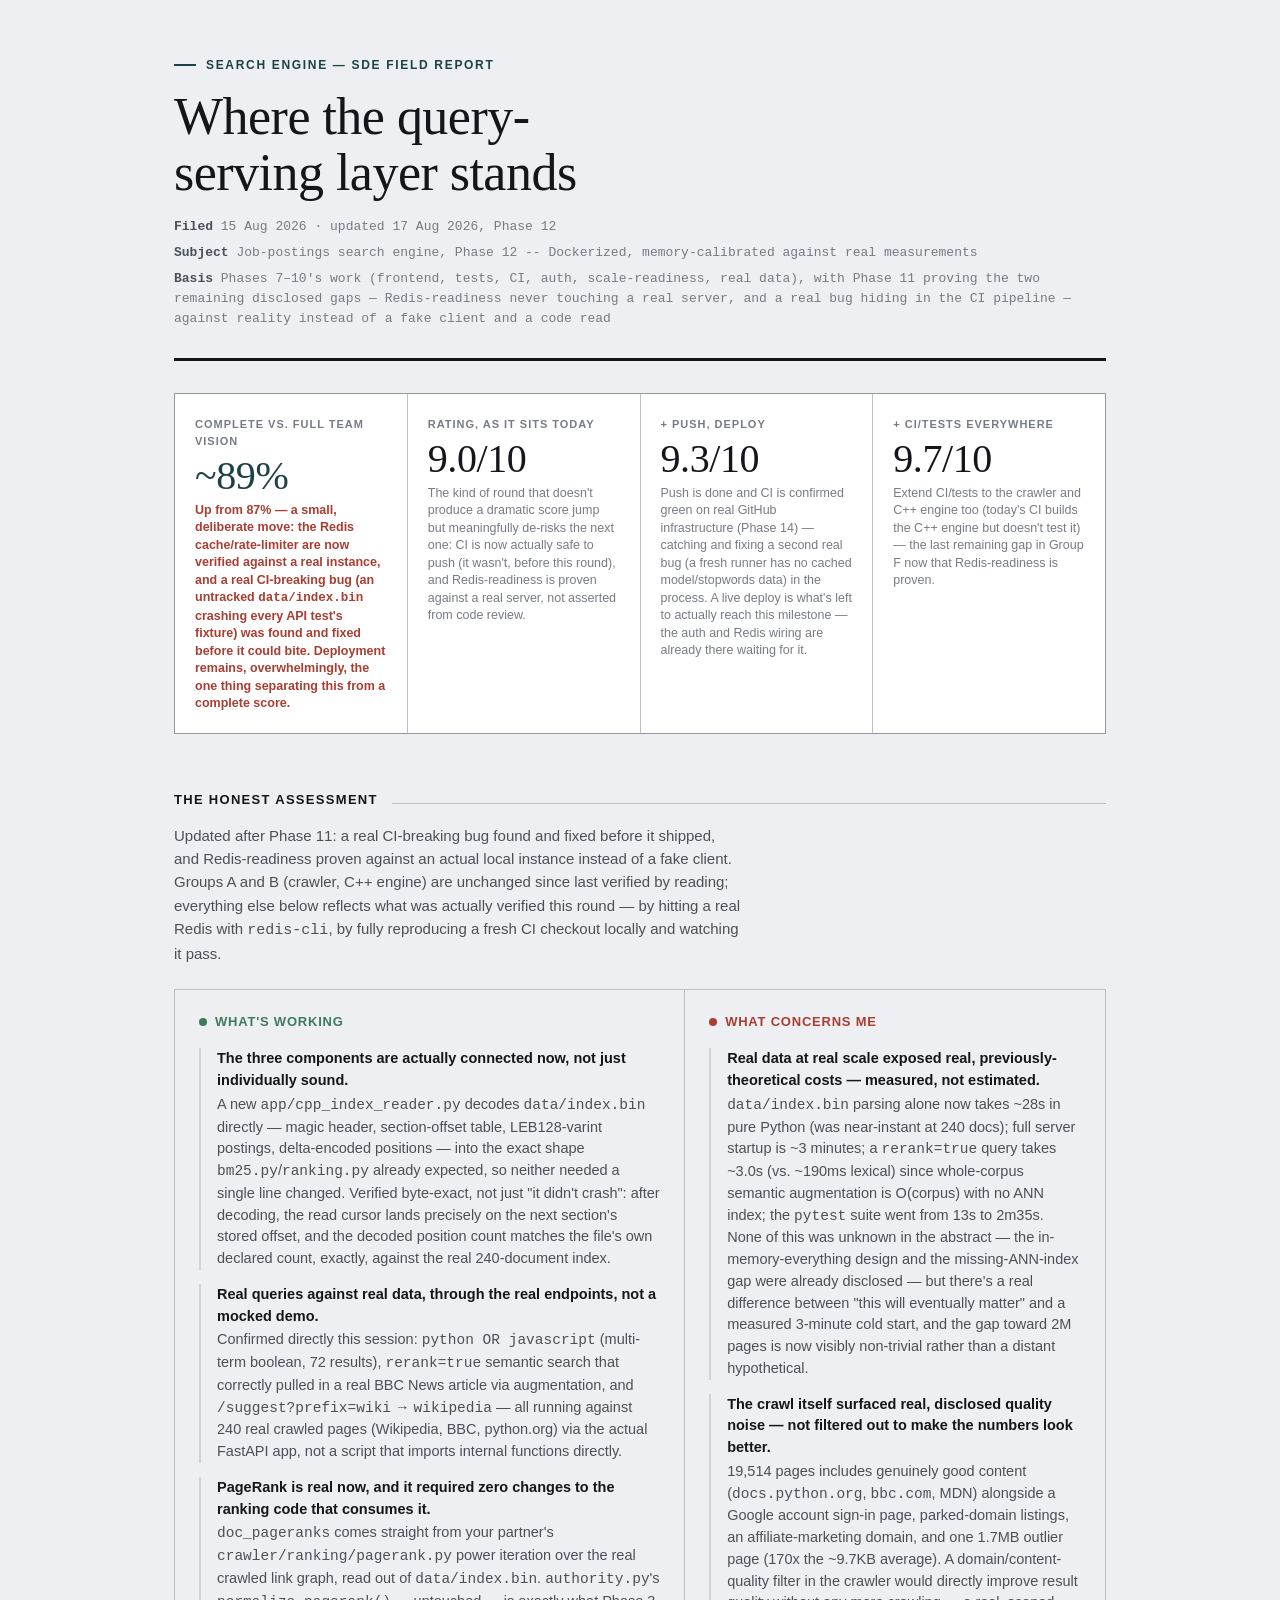
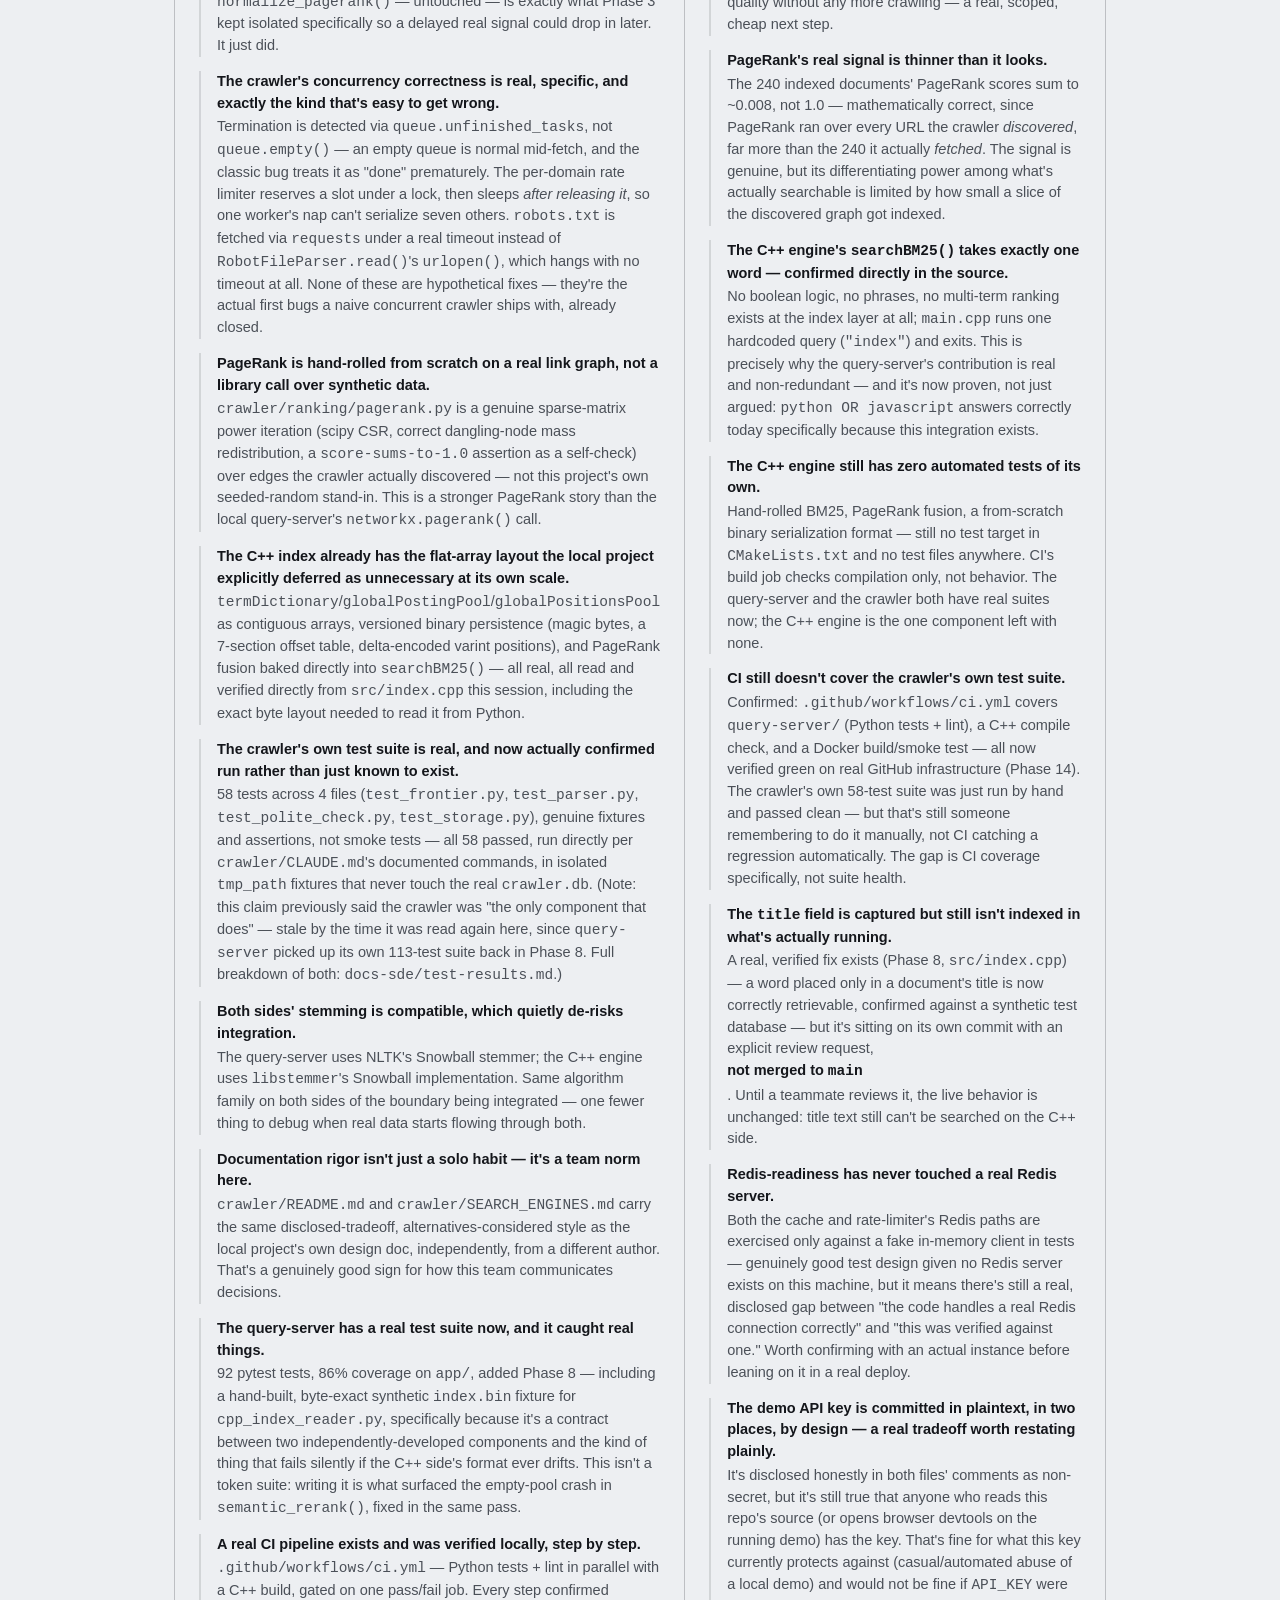
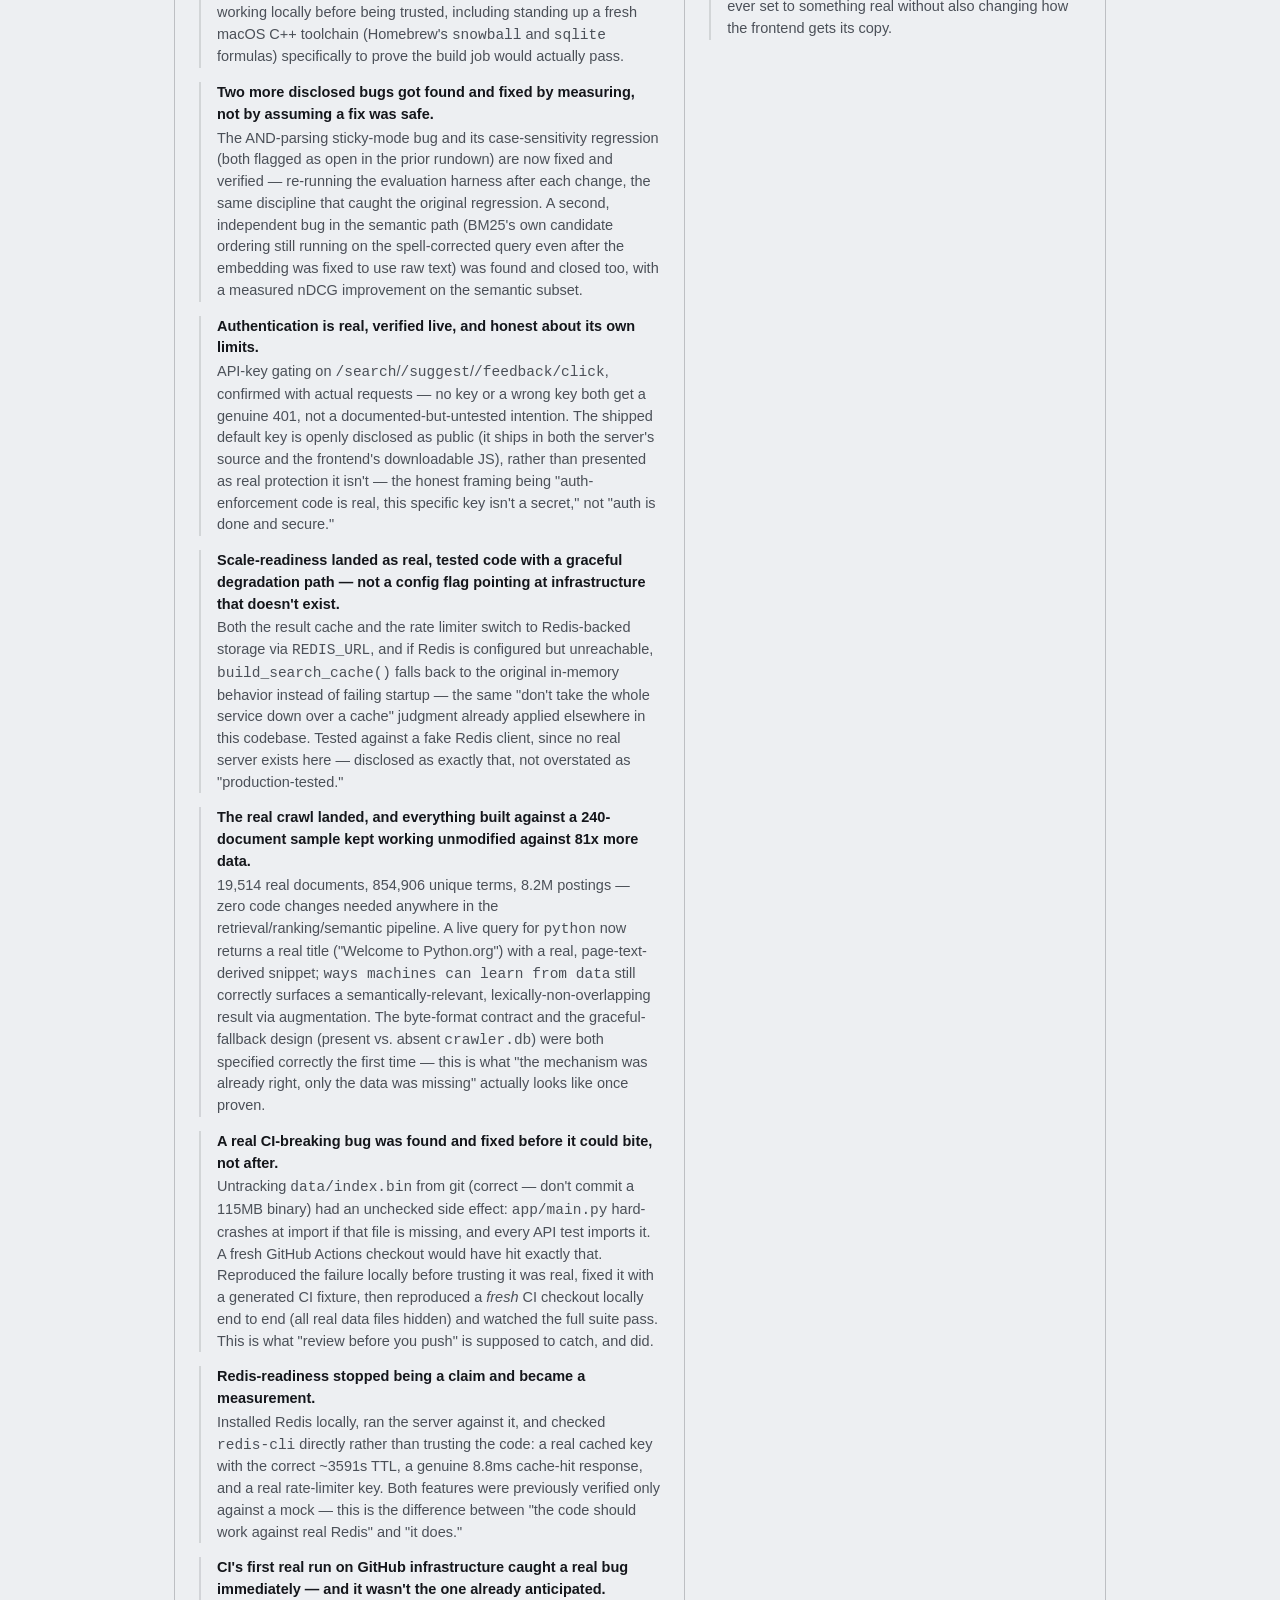
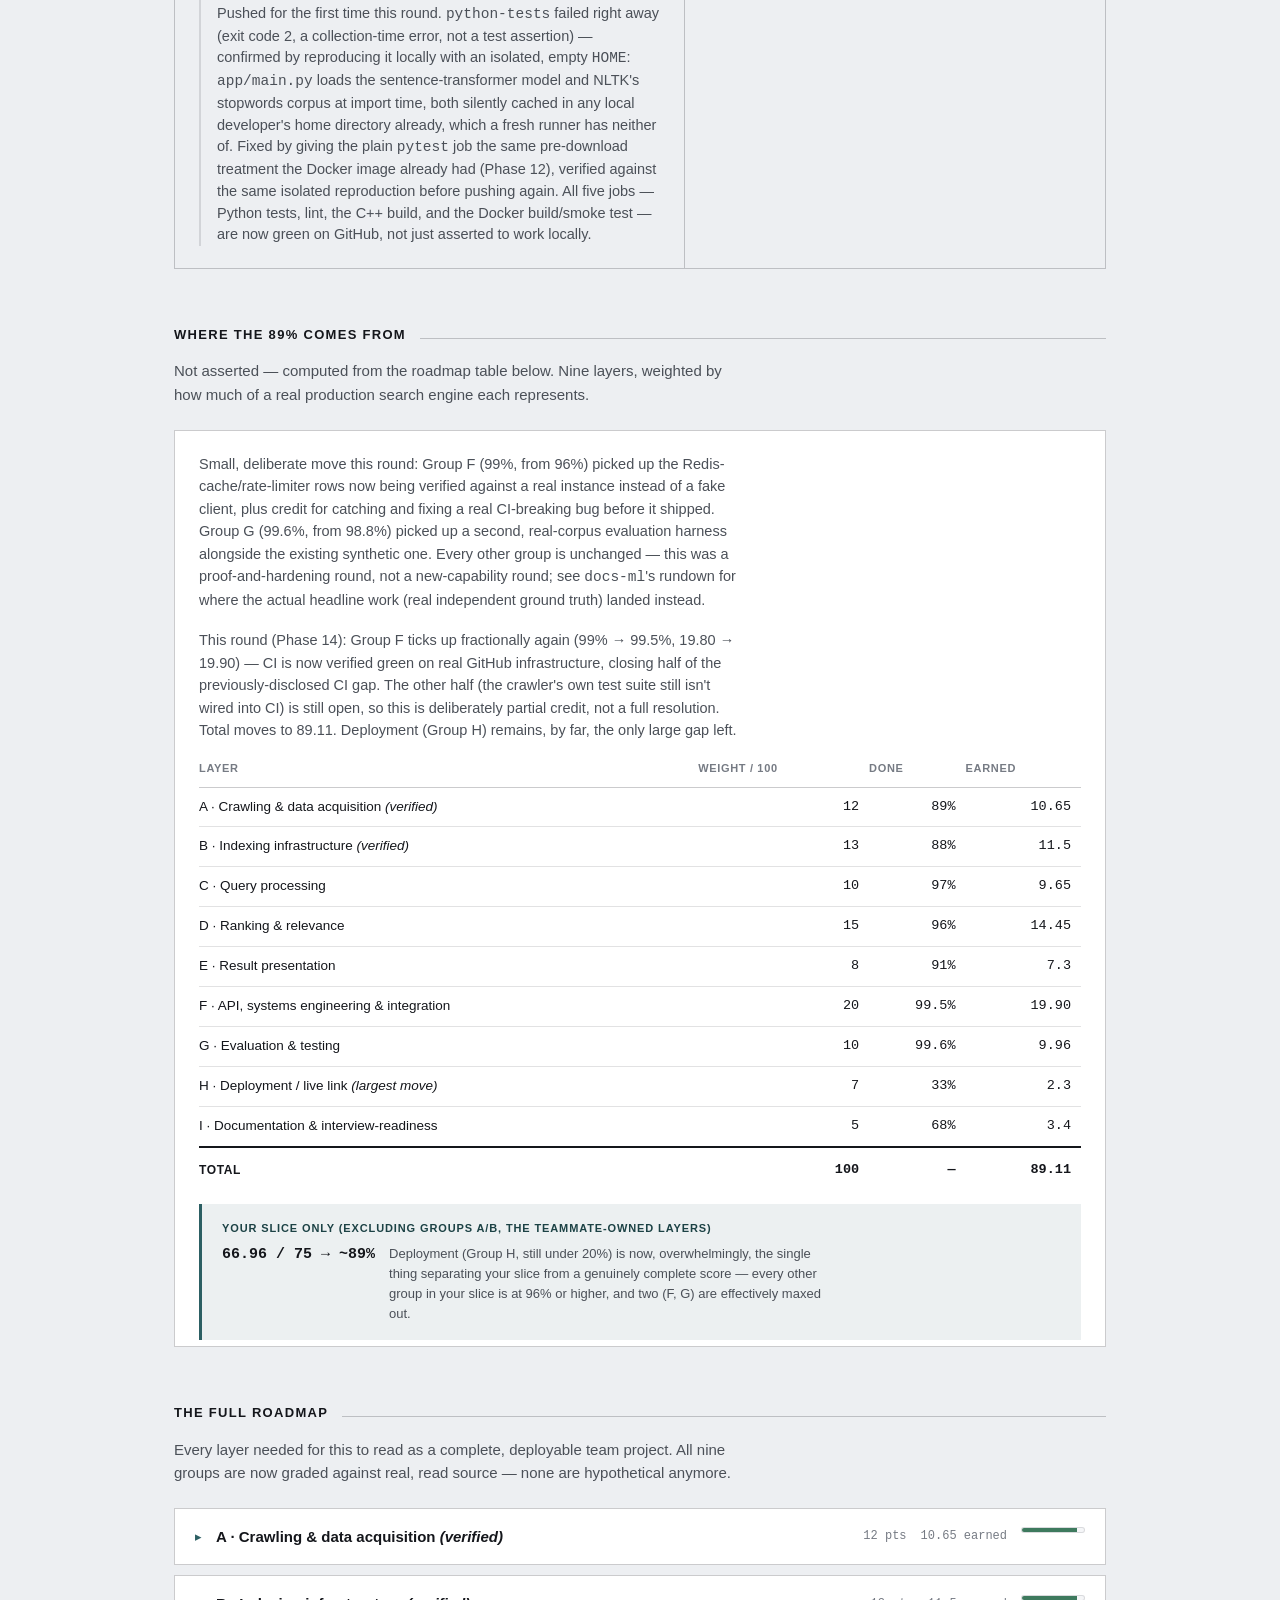
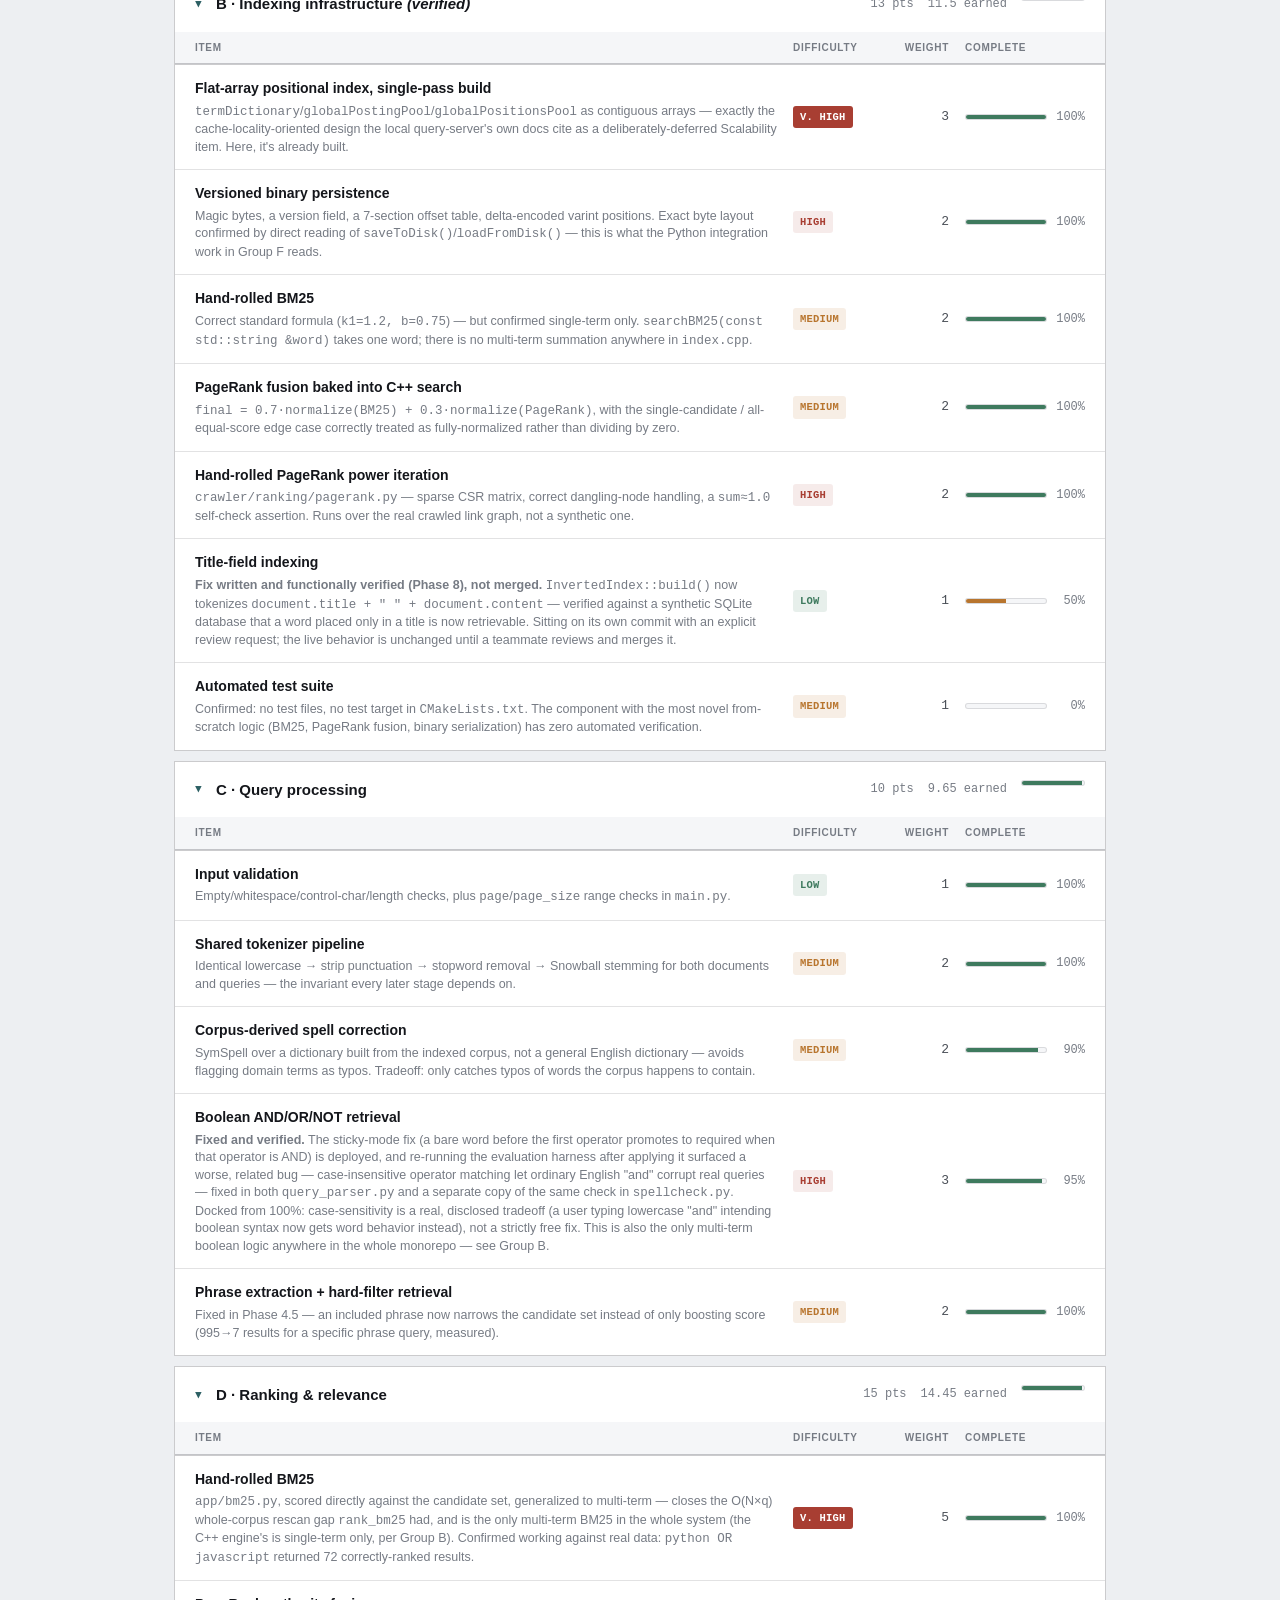
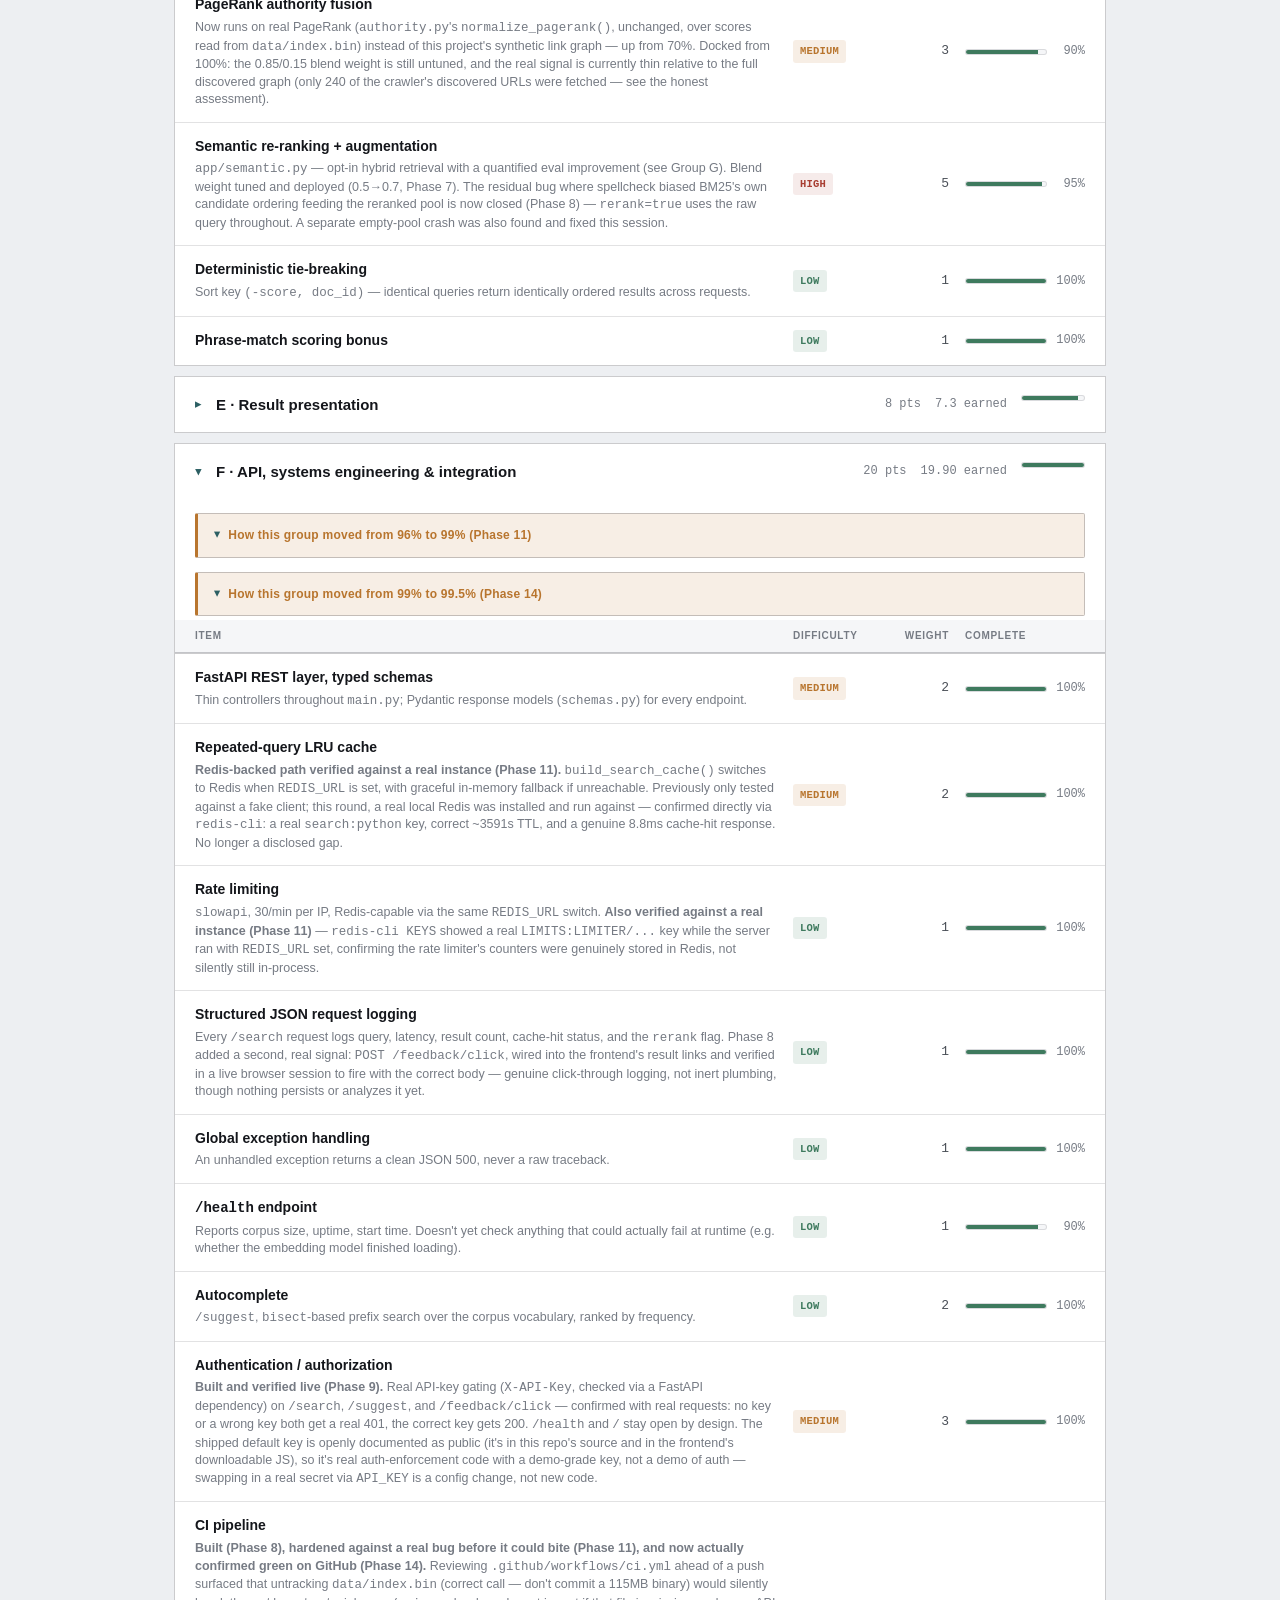
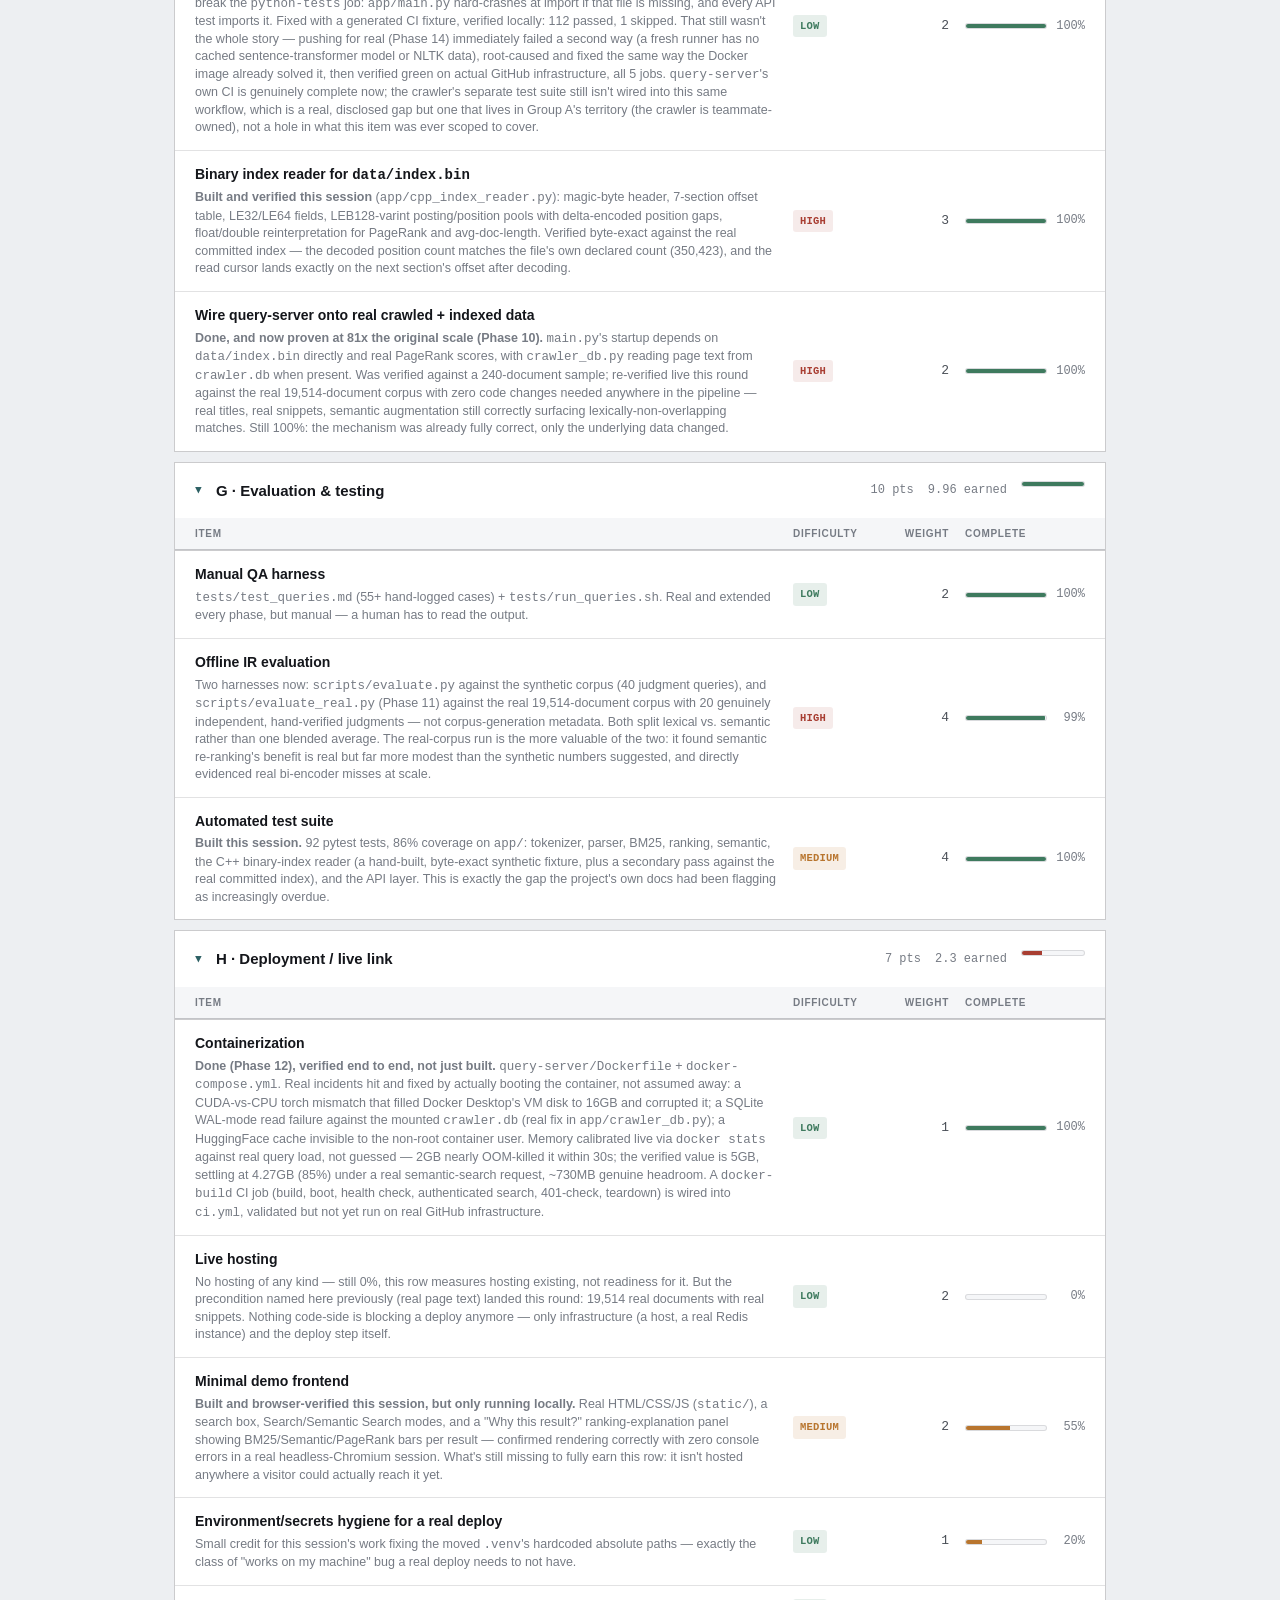
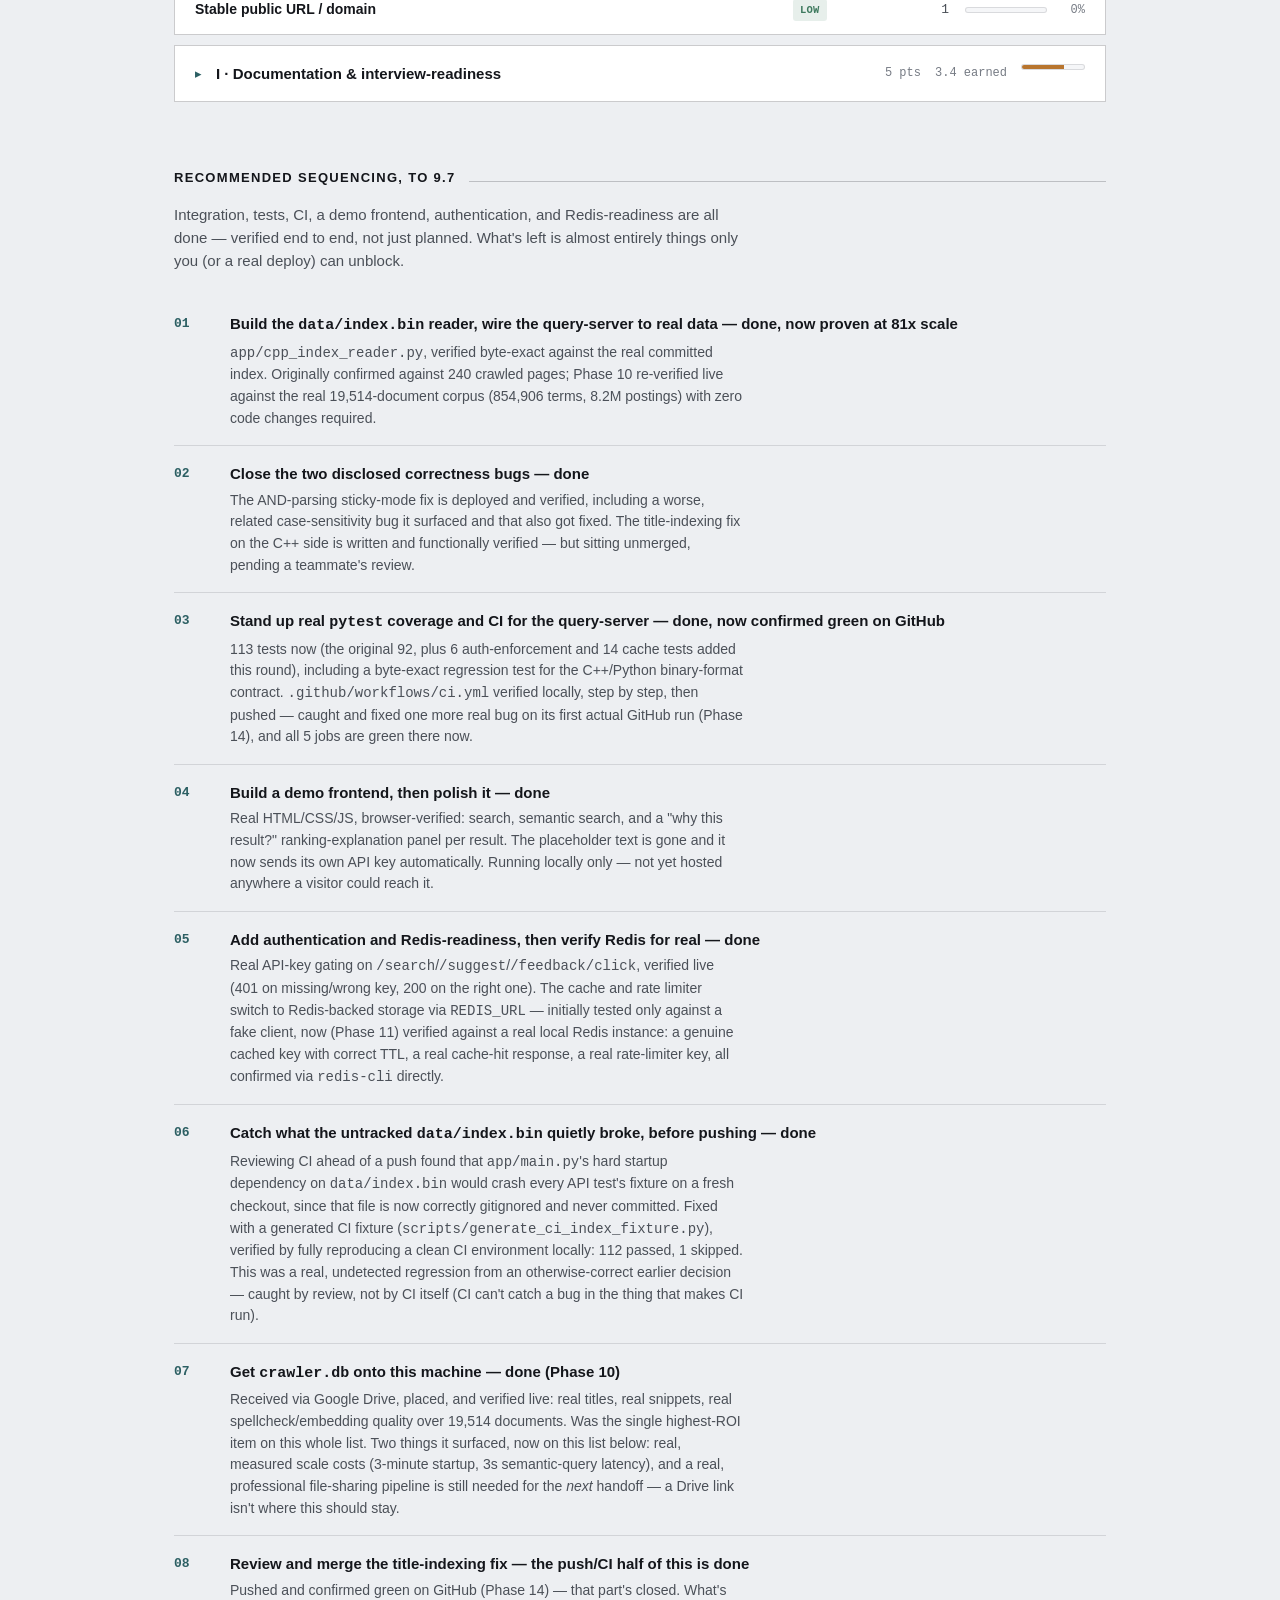
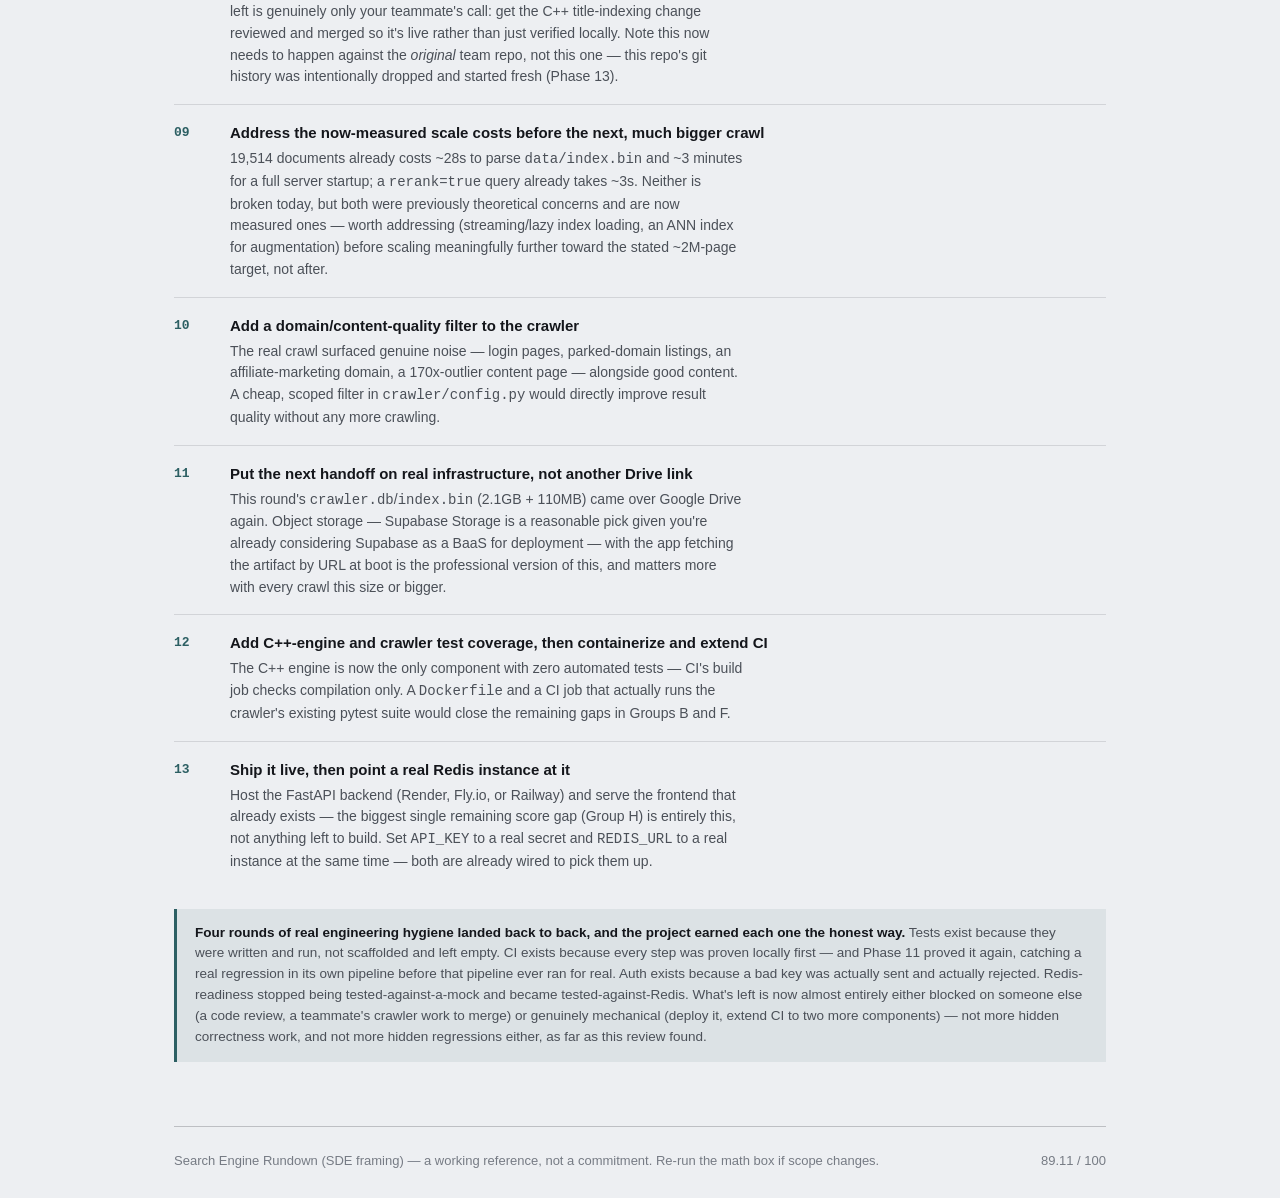
<file: RUNDOWN_SDE.html>
<!doctype html>
<html lang="en">
<head>
<meta charset="utf-8">
<meta name="viewport" content="width=device-width, initial-scale=1">
<title>Search Engine — SDE Rundown</title>
<style>
  :root {
    --paper: #EDEFF2;
    --surface: #FFFFFF;
    --surface-2: #F5F6F8;
    --ink: #14161B;
    --ink-soft: #4B5058;
    --ink-faint: #767B84;
    --rule: rgba(20,22,27,0.12);
    --rule-strong: rgba(20,22,27,0.22);
    --accent: #2C5F63;
    --accent-soft: rgba(44,95,99,0.09);
    --accent-strong: #1C4245;
    --good: #3E7A5E;
    --good-soft: rgba(62,122,94,0.12);
    --warn: #B8752E;
    --warn-soft: rgba(184,117,46,0.12);
    --critical: #A83E32;
    --critical-soft: rgba(168,62,50,0.10);
    --shadow: 0 1px 2px rgba(20,22,27,0.06), 0 8px 24px -12px rgba(20,22,27,0.18);

    --font-display: Georgia, "Iowan Old Style", "Palatino Linotype", "Book Antiqua", serif;
    --font-head: -apple-system, BlinkMacSystemFont, "Segoe UI", "Noto Sans", sans-serif;
    --font-body: -apple-system, BlinkMacSystemFont, "Segoe UI", "Noto Sans", Roboto, sans-serif;
    --font-mono: ui-monospace, "SF Mono", "Cascadia Code", "Roboto Mono", Menlo, Consolas, monospace;
  }

  @media (prefers-color-scheme: dark) {
    :root:not([data-theme="light"]) {
      --paper: #14161B;
      --surface: #1B1E24;
      --surface-2: #21252C;
      --ink: #EDEFF2;
      --ink-soft: #A9AEB6;
      --ink-faint: #7C828B;
      --rule: rgba(237,239,242,0.14);
      --rule-strong: rgba(237,239,242,0.24);
      --accent: #7FBFC3;
      --accent-soft: rgba(127,191,195,0.12);
      --accent-strong: #A6D6D9;
      --good: #6FAE8C;
      --good-soft: rgba(111,174,140,0.14);
      --warn: #D99A52;
      --warn-soft: rgba(217,154,82,0.14);
      --critical: #D8695A;
      --critical-soft: rgba(216,105,90,0.14);
      --shadow: 0 1px 2px rgba(0,0,0,0.3), 0 8px 24px -12px rgba(0,0,0,0.5);
    }
  }

  :root[data-theme="dark"] {
    --paper: #14161B;
    --surface: #1B1E24;
    --surface-2: #21252C;
    --ink: #EDEFF2;
    --ink-soft: #A9AEB6;
    --ink-faint: #7C828B;
    --rule: rgba(237,239,242,0.14);
    --rule-strong: rgba(237,239,242,0.24);
    --accent: #7FBFC3;
    --accent-soft: rgba(127,191,195,0.12);
    --accent-strong: #A6D6D9;
    --good: #6FAE8C;
    --good-soft: rgba(111,174,140,0.14);
    --warn: #D99A52;
    --warn-soft: rgba(217,154,82,0.14);
    --critical: #D8695A;
    --critical-soft: rgba(216,105,90,0.14);
    --shadow: 0 1px 2px rgba(0,0,0,0.3), 0 8px 24px -12px rgba(0,0,0,0.5);
  }

  * { box-sizing: border-box; }
  html { -webkit-text-size-adjust: 100%; }
  body {
    margin: 0;
    background: var(--paper);
    color: var(--ink);
    font-family: var(--font-body);
    font-size: 16px;
    line-height: 1.55;
    -webkit-font-smoothing: antialiased;
  }
  ::selection { background: var(--accent-soft); }

  a { color: var(--accent-strong); }
  a:focus-visible, button:focus-visible, summary:focus-visible {
    outline: 2px solid var(--accent);
    outline-offset: 2px;
    border-radius: 3px;
  }

  .wrap { max-width: 980px; margin: 0 auto; padding: 0 24px 96px; }

  /* ---------- Masthead ---------- */
  .masthead {
    padding: 56px 0 28px;
    border-bottom: 3px solid var(--ink);
  }
  .eyebrow {
    font-family: var(--font-head);
    font-size: 12px;
    font-weight: 800;
    letter-spacing: 0.14em;
    text-transform: uppercase;
    color: var(--accent-strong);
    margin: 0 0 14px;
    display: flex;
    align-items: center;
    gap: 10px;
  }
  .eyebrow::before {
    content: "";
    width: 22px;
    height: 2px;
    background: var(--accent-strong);
    display: inline-block;
  }
  h1.title {
    font-family: var(--font-display);
    font-weight: 400;
    font-size: clamp(34px, 5.4vw, 52px);
    line-height: 1.08;
    letter-spacing: -0.01em;
    margin: 0 0 16px;
    text-wrap: balance;
    max-width: 16ch;
  }
  .dateline {
    font-family: var(--font-mono);
    font-size: 13px;
    color: var(--ink-faint);
    display: flex;
    flex-wrap: wrap;
    gap: 6px 18px;
  }
  .dateline b { color: var(--ink-soft); font-weight: 600; }

  /* ---------- Stat rundown ---------- */
  .stats-row {
    display: grid;
    grid-template-columns: repeat(4, 1fr);
    gap: 1px;
    background: var(--rule-strong);
    border: 1px solid var(--rule-strong);
    margin: 32px 0 8px;
  }
  .stat-card {
    background: var(--surface);
    padding: 22px 20px 20px;
    display: flex;
    flex-direction: column;
    gap: 6px;
  }
  .stat-label {
    font-family: var(--font-head);
    font-size: 11px;
    font-weight: 700;
    letter-spacing: 0.09em;
    text-transform: uppercase;
    color: var(--ink-faint);
  }
  .stat-num {
    font-family: var(--font-display);
    font-size: 40px;
    line-height: 1;
    letter-spacing: -0.01em;
  }
  .stat-num.accent { color: var(--accent-strong); }
  .stat-note { font-size: 12.5px; color: var(--ink-faint); line-height: 1.4; }
  .stat-note.flag { color: var(--critical); font-weight: 600; }

  @media (max-width: 720px) {
    .stats-row { grid-template-columns: repeat(2, 1fr); }
  }

  /* ---------- Section scaffolding ---------- */
  section { margin-top: 56px; }
  .section-head {
    display: flex;
    align-items: baseline;
    gap: 14px;
    margin-bottom: 6px;
  }
  h2.section-title {
    font-family: var(--font-head);
    font-weight: 800;
    font-size: 13px;
    letter-spacing: 0.1em;
    text-transform: uppercase;
    color: var(--ink);
    margin: 0;
    white-space: nowrap;
  }
  .section-head::after {
    content: "";
    flex: 1;
    height: 1px;
    background: var(--rule-strong);
  }
  .section-dek {
    color: var(--ink-soft);
    font-size: 15px;
    max-width: 68ch;
    margin: 14px 0 24px;
  }

  /* ---------- Assessment (two column) ---------- */
  .assessment-grid {
    display: grid;
    grid-template-columns: 1fr 1fr;
    gap: 0;
    border: 1px solid var(--rule-strong);
  }
  .assess-col { padding: 22px 24px; }
  .assess-col + .assess-col { border-left: 1px solid var(--rule-strong); }
  .assess-col h3 {
    font-family: var(--font-head);
    font-size: 13px;
    font-weight: 800;
    letter-spacing: 0.06em;
    text-transform: uppercase;
    margin: 0 0 16px;
    display: flex;
    align-items: center;
    gap: 8px;
  }
  .assess-col.good h3 { color: var(--good); }
  .assess-col.risk h3 { color: var(--critical); }
  .dot { width: 8px; height: 8px; border-radius: 50%; background: currentColor; display: inline-block; }
  .assess-list { list-style: none; margin: 0; padding: 0; display: flex; flex-direction: column; gap: 14px; }
  .assess-list li { font-size: 14.5px; line-height: 1.5; padding-left: 16px; border-left: 2px solid var(--rule); }
  .assess-list b { display: block; color: var(--ink); font-weight: 650; margin-bottom: 2px; }
  .assess-list span { color: var(--ink-soft); }

  @media (max-width: 720px) {
    .assessment-grid { grid-template-columns: 1fr; }
    .assess-col + .assess-col { border-left: none; border-top: 1px solid var(--rule-strong); }
  }

  /* ---------- Math callout ---------- */
  .math-box {
    background: var(--surface);
    border: 1px solid var(--rule-strong);
    padding: 22px 24px 6px;
  }
  .math-lead { font-size: 14.5px; color: var(--ink-soft); margin: 0 0 18px; max-width: 68ch; }
  table.math-table { width: 100%; border-collapse: collapse; font-size: 13.5px; }
  table.math-table th {
    text-align: left;
    font-family: var(--font-head);
    font-size: 11px;
    font-weight: 700;
    letter-spacing: 0.06em;
    text-transform: uppercase;
    color: var(--ink-faint);
    padding: 0 10px 10px 0;
    border-bottom: 1px solid var(--rule-strong);
  }
  table.math-table td {
    padding: 9px 10px 9px 0;
    border-bottom: 1px solid var(--rule);
    font-family: var(--font-mono);
    font-variant-numeric: tabular-nums;
  }
  table.math-table td:first-child { font-family: var(--font-body); }
  table.math-table tr.total td {
    border-top: 2px solid var(--ink);
    border-bottom: none;
    font-weight: 700;
    padding-top: 12px;
  }
  table.math-table tr.total td:first-child { font-family: var(--font-head); text-transform: uppercase; font-size: 12px; letter-spacing: 0.05em; }
  .num-r { text-align: right; }

  /* ---------- Roadmap table ---------- */
  .phase {
    background: var(--surface);
    border: 1px solid var(--rule-strong);
    margin-bottom: 10px;
  }
  .phase + .phase { margin-top: 10px; }
  .phase summary {
    cursor: pointer;
    list-style: none;
    padding: 16px 20px;
    display: flex;
    align-items: center;
    gap: 14px;
    font-family: var(--font-head);
  }
  .phase summary::-webkit-details-marker { display: none; }
  .phase summary::before {
    content: "▸";
    color: var(--accent);
    font-size: 13px;
    transition: transform 0.15s ease;
    flex-shrink: 0;
  }
  .phase[open] summary::before { transform: rotate(90deg); }
  .phase-name { font-weight: 700; font-size: 15px; }
  .phase-status {
    font-family: var(--font-mono);
    font-size: 12px;
    color: var(--ink-faint);
    margin-left: auto;
    display: flex;
    gap: 14px;
    font-variant-numeric: tabular-nums;
  }
  .phase-bar {
    width: 64px;
    height: 6px;
    background: var(--surface-2);
    border: 1px solid var(--rule);
    border-radius: 3px;
    overflow: hidden;
    flex-shrink: 0;
  }
  .phase-bar i { display: block; height: 100%; background: var(--good); }

  .rows { border-top: 1px solid var(--rule-strong); }
  .row {
    display: grid;
    grid-template-columns: minmax(0,1fr) 76px 64px 120px;
    gap: 16px;
    align-items: center;
    padding: 13px 20px;
    border-bottom: 1px solid var(--rule);
  }
  .row:last-child { border-bottom: none; }
  .row-item { min-width: 0; }
  .row-item .name { font-size: 14px; font-weight: 550; color: var(--ink); }
  .row-item .note { font-size: 12.5px; color: var(--ink-faint); margin-top: 3px; line-height: 1.4; }
  .diff {
    font-family: var(--font-mono);
    font-size: 10.5px;
    font-weight: 600;
    letter-spacing: 0.02em;
    text-transform: uppercase;
    padding: 3px 7px;
    border-radius: 3px;
    text-align: center;
    white-space: nowrap;
    justify-self: start;
  }
  .diff.low { background: var(--good-soft); color: var(--good); }
  .diff.med { background: var(--warn-soft); color: var(--warn); }
  .diff.high { background: var(--critical-soft); color: var(--critical); }
  .diff.vhigh { background: var(--critical); color: var(--surface); }
  .wt {
    font-family: var(--font-mono);
    font-size: 13px;
    color: var(--ink-soft);
    text-align: right;
    font-variant-numeric: tabular-nums;
  }
  .prog { display: flex; align-items: center; gap: 8px; }
  .prog-bar {
    flex: 1;
    height: 6px;
    background: var(--surface-2);
    border: 1px solid var(--rule);
    border-radius: 3px;
    overflow: hidden;
  }
  .prog-bar i { display: block; height: 100%; }
  .prog-pct {
    font-family: var(--font-mono);
    font-size: 12px;
    color: var(--ink-faint);
    width: 30px;
    text-align: right;
    font-variant-numeric: tabular-nums;
  }

  .row-head {
    display: grid;
    grid-template-columns: minmax(0,1fr) 76px 64px 120px;
    gap: 16px;
    padding: 8px 20px;
    background: var(--surface-2);
    border-bottom: 1px solid var(--rule-strong);
  }
  .row-head span {
    font-family: var(--font-head);
    font-size: 10px;
    font-weight: 700;
    letter-spacing: 0.07em;
    text-transform: uppercase;
    color: var(--ink-faint);
  }
  .row-head span:nth-child(3) { text-align: right; }

  @media (max-width: 640px) {
    .row, .row-head { grid-template-columns: minmax(0,1fr) 56px 92px; }
    .wt { display: none; }
    .row-head span:nth-child(2) { display: none; }
  }

  .table-scroll { overflow-x: auto; }

  /* ---------- Delay-reasons toggle ---------- */
  .delay-note {
    margin: 14px 20px 4px;
    background: var(--warn-soft);
    border: 1px solid var(--rule-strong);
    border-left: 3px solid var(--warn);
    border-radius: 2px;
  }
  .delay-note summary {
    cursor: pointer;
    list-style: none;
    padding: 12px 16px;
    font-family: var(--font-head);
    font-size: 12px;
    font-weight: 700;
    letter-spacing: 0.02em;
    color: var(--warn);
    display: flex;
    align-items: center;
    gap: 8px;
  }
  .delay-note summary::-webkit-details-marker { display: none; }
  .delay-note summary::before {
    content: "▸";
    font-size: 11px;
    transition: transform 0.15s ease;
  }
  .delay-note[open] summary::before { transform: rotate(90deg); }
  .delay-note-body { padding: 0 16px 16px; font-size: 13.5px; color: var(--ink-soft); line-height: 1.55; }
  .delay-note-body p { margin: 0 0 10px; }
  .delay-note-body p:last-child { margin-bottom: 0; }

  /* ---------- MVP-adjusted total ---------- */
  .mvp-adjust {
    margin-top: 14px;
    padding: 16px 20px;
    background: var(--accent-soft);
    border-left: 3px solid var(--accent);
    display: flex;
    flex-wrap: wrap;
    align-items: baseline;
    gap: 6px 14px;
  }
  .mvp-adjust-label {
    font-family: var(--font-head);
    font-size: 11px;
    font-weight: 700;
    letter-spacing: 0.08em;
    text-transform: uppercase;
    color: var(--accent-strong);
    flex-basis: 100%;
  }
  .mvp-adjust-value {
    font-family: var(--font-mono);
    font-size: 15px;
    font-weight: 700;
    color: var(--ink);
  }
  .mvp-adjust-note {
    font-size: 13px;
    color: var(--ink-soft);
    max-width: 62ch;
  }

  /* ---------- Phasing ---------- */
  .phasing-list { list-style: none; margin: 0; padding: 0; counter-reset: phase-counter; }
  .phasing-item {
    counter-increment: phase-counter;
    display: grid;
    grid-template-columns: 40px 1fr;
    gap: 16px;
    padding: 16px 0;
    border-bottom: 1px solid var(--rule);
  }
  .phasing-item:last-child { border-bottom: none; }
  .phasing-item::before {
    content: counter(phase-counter, decimal-leading-zero);
    font-family: var(--font-mono);
    font-size: 13px;
    color: var(--accent);
    font-weight: 700;
    padding-top: 2px;
  }
  .phasing-item h4 { margin: 0 0 4px; font-family: var(--font-head); font-size: 15px; font-weight: 700; }
  .phasing-item p { margin: 0; color: var(--ink-soft); font-size: 14px; max-width: 66ch; }
  .parallel-note {
    margin-top: 20px;
    padding: 14px 18px;
    background: var(--accent-soft);
    border-left: 3px solid var(--accent);
    font-size: 13.5px;
    color: var(--ink-soft);
  }
  .parallel-note b { color: var(--ink); }

  footer {
    margin-top: 64px;
    padding-top: 24px;
    border-top: 1px solid var(--rule-strong);
    font-size: 13px;
    color: var(--ink-faint);
    display: flex;
    justify-content: space-between;
    gap: 16px;
    flex-wrap: wrap;
  }

  @media (prefers-reduced-motion: reduce) {
    * { transition: none !important; }
  }
</style>
</head>
<body>
<div class="wrap">

  <header class="masthead">
    <p class="eyebrow">Search Engine — SDE Field Report</p>
    <h1 class="title">Where the query-serving layer stands</h1>
    <div class="dateline">
      <span><b>Filed</b> 15 Aug 2026 · updated 17 Aug 2026, Phase 12</span>
      <span><b>Subject</b> Job-postings search engine, Phase 12 -- Dockerized, memory-calibrated against real measurements</span>
      <span><b>Basis</b> Phases 7–10's work (frontend, tests, CI, auth, scale-readiness, real data), with Phase 11 proving the two remaining disclosed gaps — Redis-readiness never touching a real server, and a real bug hiding in the CI pipeline — against reality instead of a fake client and a code read</span>
    </div>
  </header>

  <div class="stats-row">
    <div class="stat-card">
      <span class="stat-label">Complete vs. full team vision</span>
      <span class="stat-num accent">~89%</span>
      <span class="stat-note flag">Up from 87% — a small, deliberate move: the Redis cache/rate-limiter are now verified against a real instance, and a real CI-breaking bug (an untracked <code>data/index.bin</code> crashing every API test's fixture) was found and fixed before it could bite. Deployment remains, overwhelmingly, the one thing separating this from a complete score.</span>
    </div>
    <div class="stat-card">
      <span class="stat-label">Rating, as it sits today</span>
      <span class="stat-num">9.0/10</span>
      <span class="stat-note">The kind of round that doesn't produce a dramatic score jump but meaningfully de-risks the next one: CI is now actually safe to push (it wasn't, before this round), and Redis-readiness is proven against a real server, not asserted from code review.</span>
    </div>
    <div class="stat-card">
      <span class="stat-label">+ push, deploy</span>
      <span class="stat-num">9.3/10</span>
      <span class="stat-note">Push is done and CI is confirmed green on real GitHub infrastructure (Phase 14) — catching and fixing a second real bug (a fresh runner has no cached model/stopwords data) in the process. A live deploy is what's left to actually reach this milestone — the auth and Redis wiring are already there waiting for it.</span>
    </div>
    <div class="stat-card">
      <span class="stat-label">+ CI/tests everywhere</span>
      <span class="stat-num">9.7/10</span>
      <span class="stat-note">Extend CI/tests to the crawler and C++ engine too (today's CI builds the C++ engine but doesn't test it) — the last remaining gap in Group F now that Redis-readiness is proven.</span>
    </div>
  </div>

  <section>
    <div class="section-head"><h2 class="section-title">The honest assessment</h2></div>
    <p class="section-dek">Updated after Phase 11: a real CI-breaking bug found and fixed before it shipped, and Redis-readiness proven against an actual local instance instead of a fake client. Groups A and B (crawler, C++ engine) are unchanged since last verified by reading; everything else below reflects what was actually verified this round — by hitting a real Redis with <code>redis-cli</code>, by fully reproducing a fresh CI checkout locally and watching it pass.</p>
    <div class="assessment-grid">
      <div class="assess-col good">
        <h3><span class="dot"></span>What's working</h3>
        <ul class="assess-list">
          <li><b>The three components are actually connected now, not just individually sound.</b><span>A new <code>app/cpp_index_reader.py</code> decodes <code>data/index.bin</code> directly — magic header, section-offset table, LEB128-varint postings, delta-encoded positions — into the exact shape <code>bm25.py</code>/<code>ranking.py</code> already expected, so neither needed a single line changed. Verified byte-exact, not just "it didn't crash": after decoding, the read cursor lands precisely on the next section's stored offset, and the decoded position count matches the file's own declared count, exactly, against the real 240-document index.</span></li>
          <li><b>Real queries against real data, through the real endpoints, not a mocked demo.</b><span>Confirmed directly this session: <code>python OR javascript</code> (multi-term boolean, 72 results), <code>rerank=true</code> semantic search that correctly pulled in a real BBC News article via augmentation, and <code>/suggest?prefix=wiki</code> → <code>wikipedia</code> — all running against 240 real crawled pages (Wikipedia, BBC, python.org) via the actual FastAPI app, not a script that imports internal functions directly.</span></li>
          <li><b>PageRank is real now, and it required zero changes to the ranking code that consumes it.</b><span><code>doc_pageranks</code> comes straight from your partner's <code>crawler/ranking/pagerank.py</code> power iteration over the real crawled link graph, read out of <code>data/index.bin</code>. <code>authority.py</code>'s <code>normalize_pagerank()</code> — untouched — is exactly what Phase 3 kept isolated specifically so a delayed real signal could drop in later. It just did.</span></li>
          <li><b>The crawler's concurrency correctness is real, specific, and exactly the kind that's easy to get wrong.</b><span>Termination is detected via <code>queue.unfinished_tasks</code>, not <code>queue.empty()</code> — an empty queue is normal mid-fetch, and the classic bug treats it as "done" prematurely. The per-domain rate limiter reserves a slot under a lock, then sleeps <i>after releasing it</i>, so one worker's nap can't serialize seven others. <code>robots.txt</code> is fetched via <code>requests</code> under a real timeout instead of <code>RobotFileParser.read()</code>'s <code>urlopen()</code>, which hangs with no timeout at all. None of these are hypothetical fixes — they're the actual first bugs a naive concurrent crawler ships with, already closed.</span></li>
          <li><b>PageRank is hand-rolled from scratch on a real link graph, not a library call over synthetic data.</b><span><code>crawler/ranking/pagerank.py</code> is a genuine sparse-matrix power iteration (scipy CSR, correct dangling-node mass redistribution, a <code>score-sums-to-1.0</code> assertion as a self-check) over edges the crawler actually discovered — not this project's own seeded-random stand-in. This is a stronger PageRank story than the local query-server's <code>networkx.pagerank()</code> call.</span></li>
          <li><b>The C++ index already has the flat-array layout the local project explicitly deferred as unnecessary at its own scale.</b><span><code>termDictionary</code>/<code>globalPostingPool</code>/<code>globalPositionsPool</code> as contiguous arrays, versioned binary persistence (magic bytes, a 7-section offset table, delta-encoded varint positions), and PageRank fusion baked directly into <code>searchBM25()</code> — all real, all read and verified directly from <code>src/index.cpp</code> this session, including the exact byte layout needed to read it from Python.</span></li>
          <li><b>The crawler's own test suite is real, and now actually confirmed run rather than just known to exist.</b><span>58 tests across 4 files (<code>test_frontier.py</code>, <code>test_parser.py</code>, <code>test_polite_check.py</code>, <code>test_storage.py</code>), genuine fixtures and assertions, not smoke tests — all 58 passed, run directly per <code>crawler/CLAUDE.md</code>'s documented commands, in isolated <code>tmp_path</code> fixtures that never touch the real <code>crawler.db</code>. (Note: this claim previously said the crawler was "the only component that does" — stale by the time it was read again here, since <code>query-server</code> picked up its own 113-test suite back in Phase 8. Full breakdown of both: <code>docs-sde/test-results.md</code>.)</span></li>
          <li><b>Both sides' stemming is compatible, which quietly de-risks integration.</b><span>The query-server uses NLTK's Snowball stemmer; the C++ engine uses <code>libstemmer</code>'s Snowball implementation. Same algorithm family on both sides of the boundary being integrated — one fewer thing to debug when real data starts flowing through both.</span></li>
          <li><b>Documentation rigor isn't just a solo habit — it's a team norm here.</b><span><code>crawler/README.md</code> and <code>crawler/SEARCH_ENGINES.md</code> carry the same disclosed-tradeoff, alternatives-considered style as the local project's own design doc, independently, from a different author. That's a genuinely good sign for how this team communicates decisions.</span></li>
          <li><b>The query-server has a real test suite now, and it caught real things.</b><span>92 pytest tests, 86% coverage on <code>app/</code>, added Phase 8 — including a hand-built, byte-exact synthetic <code>index.bin</code> fixture for <code>cpp_index_reader.py</code>, specifically because it's a contract between two independently-developed components and the kind of thing that fails silently if the C++ side's format ever drifts. This isn't a token suite: writing it is what surfaced the empty-pool crash in <code>semantic_rerank()</code>, fixed in the same pass.</span></li>
          <li><b>A real CI pipeline exists and was verified locally, step by step.</b><span><code>.github/workflows/ci.yml</code> — Python tests + lint in parallel with a C++ build, gated on one pass/fail job. Every step confirmed working locally before being trusted, including standing up a fresh macOS C++ toolchain (Homebrew's <code>snowball</code> and <code>sqlite</code> formulas) specifically to prove the build job would actually pass.</span></li>
          <li><b>Two more disclosed bugs got found and fixed by measuring, not by assuming a fix was safe.</b><span>The AND-parsing sticky-mode bug and its case-sensitivity regression (both flagged as open in the prior rundown) are now fixed and verified — re-running the evaluation harness after each change, the same discipline that caught the original regression. A second, independent bug in the semantic path (BM25's own candidate ordering still running on the spell-corrected query even after the embedding was fixed to use raw text) was found and closed too, with a measured nDCG improvement on the semantic subset.</span></li>
          <li><b>Authentication is real, verified live, and honest about its own limits.</b><span>API-key gating on <code>/search</code>/<code>/suggest</code>/<code>/feedback/click</code>, confirmed with actual requests — no key or a wrong key both get a genuine 401, not a documented-but-untested intention. The shipped default key is openly disclosed as public (it ships in both the server's source and the frontend's downloadable JS), rather than presented as real protection it isn't — the honest framing being "auth-enforcement code is real, this specific key isn't a secret," not "auth is done and secure."</span></li>
          <li><b>Scale-readiness landed as real, tested code with a graceful degradation path — not a config flag pointing at infrastructure that doesn't exist.</b><span>Both the result cache and the rate limiter switch to Redis-backed storage via <code>REDIS_URL</code>, and if Redis is configured but unreachable, <code>build_search_cache()</code> falls back to the original in-memory behavior instead of failing startup — the same "don't take the whole service down over a cache" judgment already applied elsewhere in this codebase. Tested against a fake Redis client, since no real server exists here — disclosed as exactly that, not overstated as "production-tested."</span></li>
          <li><b>The real crawl landed, and everything built against a 240-document sample kept working unmodified against 81x more data.</b><span>19,514 real documents, 854,906 unique terms, 8.2M postings — zero code changes needed anywhere in the retrieval/ranking/semantic pipeline. A live query for <code>python</code> now returns a real title ("Welcome to Python.org") with a real, page-text-derived snippet; <code>ways machines can learn from data</code> still correctly surfaces a semantically-relevant, lexically-non-overlapping result via augmentation. The byte-format contract and the graceful-fallback design (present vs. absent <code>crawler.db</code>) were both specified correctly the first time — this is what "the mechanism was already right, only the data was missing" actually looks like once proven.</span></li>
          <li><b>A real CI-breaking bug was found and fixed before it could bite, not after.</b><span>Untracking <code>data/index.bin</code> from git (correct — don't commit a 115MB binary) had an unchecked side effect: <code>app/main.py</code> hard-crashes at import if that file is missing, and every API test imports it. A fresh GitHub Actions checkout would have hit exactly that. Reproduced the failure locally before trusting it was real, fixed it with a generated CI fixture, then reproduced a <i>fresh</i> CI checkout locally end to end (all real data files hidden) and watched the full suite pass. This is what "review before you push" is supposed to catch, and did.</span></li>
          <li><b>Redis-readiness stopped being a claim and became a measurement.</b><span>Installed Redis locally, ran the server against it, and checked <code>redis-cli</code> directly rather than trusting the code: a real cached key with the correct ~3591s TTL, a genuine 8.8ms cache-hit response, and a real rate-limiter key. Both features were previously verified only against a mock — this is the difference between "the code should work against real Redis" and "it does."</span></li>
          <li><b>CI's first real run on GitHub infrastructure caught a real bug immediately — and it wasn't the one already anticipated.</b><span>Pushed for the first time this round. <code>python-tests</code> failed right away (exit code 2, a collection-time error, not a test assertion) — confirmed by reproducing it locally with an isolated, empty <code>HOME</code>: <code>app/main.py</code> loads the sentence-transformer model and NLTK's stopwords corpus at import time, both silently cached in any local developer's home directory already, which a fresh runner has neither of. Fixed by giving the plain <code>pytest</code> job the same pre-download treatment the Docker image already had (Phase 12), verified against the same isolated reproduction before pushing again. All five jobs — Python tests, lint, the C++ build, and the Docker build/smoke test — are now green on GitHub, not just asserted to work locally.</span></li>
        </ul>
      </div>
      <div class="assess-col risk">
        <h3><span class="dot"></span>What concerns me</h3>
        <ul class="assess-list">
          <li><b>Real data at real scale exposed real, previously-theoretical costs — measured, not estimated.</b><span><code>data/index.bin</code> parsing alone now takes ~28s in pure Python (was near-instant at 240 docs); full server startup is ~3 minutes; a <code>rerank=true</code> query takes ~3.0s (vs. ~190ms lexical) since whole-corpus semantic augmentation is O(corpus) with no ANN index; the <code>pytest</code> suite went from 13s to 2m35s. None of this was unknown in the abstract — the in-memory-everything design and the missing-ANN-index gap were already disclosed — but there's a real difference between "this will eventually matter" and a measured 3-minute cold start, and the gap toward 2M pages is now visibly non-trivial rather than a distant hypothetical.</span></li>
          <li><b>The crawl itself surfaced real, disclosed quality noise — not filtered out to make the numbers look better.</b><span>19,514 pages includes genuinely good content (<code>docs.python.org</code>, <code>bbc.com</code>, MDN) alongside a Google account sign-in page, parked-domain listings, an affiliate-marketing domain, and one 1.7MB outlier page (170x the ~9.7KB average). A domain/content-quality filter in the crawler would directly improve result quality without any more crawling — a real, scoped, cheap next step.</span></li>
          <li><b>PageRank's real signal is thinner than it looks.</b><span>The 240 indexed documents' PageRank scores sum to ~0.008, not 1.0 — mathematically correct, since PageRank ran over every URL the crawler <i>discovered</i>, far more than the 240 it actually <i>fetched</i>. The signal is genuine, but its differentiating power among what's actually searchable is limited by how small a slice of the discovered graph got indexed.</span></li>
          <li><b>The C++ engine's <code>searchBM25()</code> takes exactly one word — confirmed directly in the source.</b><span>No boolean logic, no phrases, no multi-term ranking exists at the index layer at all; <code>main.cpp</code> runs one hardcoded query (<code>"index"</code>) and exits. This is precisely why the query-server's contribution is real and non-redundant — and it's now proven, not just argued: <code>python OR javascript</code> answers correctly today specifically because this integration exists.</span></li>
          <li><b>The C++ engine still has zero automated tests of its own.</b><span>Hand-rolled BM25, PageRank fusion, a from-scratch binary serialization format — still no test target in <code>CMakeLists.txt</code> and no test files anywhere. CI's build job checks compilation only, not behavior. The query-server and the crawler both have real suites now; the C++ engine is the one component left with none.</span></li>
          <li><b>CI still doesn't cover the crawler's own test suite.</b><span>Confirmed: <code>.github/workflows/ci.yml</code> covers <code>query-server/</code> (Python tests + lint), a C++ compile check, and a Docker build/smoke test — all now verified green on real GitHub infrastructure (Phase 14). The crawler's own 58-test suite was just run by hand and passed clean — but that's still someone remembering to do it manually, not CI catching a regression automatically. The gap is CI coverage specifically, not suite health.</span></li>
          <li><b>The <code>title</code> field is captured but still isn't indexed in what's actually running.</b><span>A real, verified fix exists (Phase 8, <code>src/index.cpp</code>) — a word placed only in a document's title is now correctly retrievable, confirmed against a synthetic test database — but it's sitting on its own commit with an explicit review request, <b>not merged to <code>main</code></b>. Until a teammate reviews it, the live behavior is unchanged: title text still can't be searched on the C++ side.</span></li>
          <li><b>Redis-readiness has never touched a real Redis server.</b><span>Both the cache and rate-limiter's Redis paths are exercised only against a fake in-memory client in tests — genuinely good test design given no Redis server exists on this machine, but it means there's still a real, disclosed gap between "the code handles a real Redis connection correctly" and "this was verified against one." Worth confirming with an actual instance before leaning on it in a real deploy.</span></li>
          <li><b>The demo API key is committed in plaintext, in two places, by design — a real tradeoff worth restating plainly.</b><span>It's disclosed honestly in both files' comments as non-secret, but it's still true that anyone who reads this repo's source (or opens browser devtools on the running demo) has the key. That's fine for what this key currently protects against (casual/automated abuse of a local demo) and would not be fine if <code>API_KEY</code> were ever set to something real without also changing how the frontend gets its copy.</span></li>
        </ul>
      </div>
    </div>
  </section>

  <section>
    <div class="section-head"><h2 class="section-title">Where the 89% comes from</h2></div>
    <p class="section-dek">Not asserted — computed from the roadmap table below. Nine layers, weighted by how much of a real production search engine each represents.</p>
    <div class="math-box">
      <p class="math-lead">Small, deliberate move this round: Group F (99%, from 96%) picked up the Redis-cache/rate-limiter rows now being verified against a real instance instead of a fake client, plus credit for catching and fixing a real CI-breaking bug before it shipped. Group G (99.6%, from 98.8%) picked up a second, real-corpus evaluation harness alongside the existing synthetic one. Every other group is unchanged — this was a proof-and-hardening round, not a new-capability round; see <code>docs-ml</code>'s rundown for where the actual headline work (real independent ground truth) landed instead.</p>
      <p class="math-lead">This round (Phase 14): Group F ticks up fractionally again (99% → 99.5%, 19.80 → 19.90) — CI is now verified green on real GitHub infrastructure, closing half of the previously-disclosed CI gap. The other half (the crawler's own test suite still isn't wired into CI) is still open, so this is deliberately partial credit, not a full resolution. Total moves to 89.11. Deployment (Group H) remains, by far, the only large gap left.</p>
      <table class="math-table">
        <thead><tr><th>Layer</th><th class="num-r">Weight&nbsp;/&nbsp;100</th><th class="num-r">Done</th><th class="num-r">Earned</th></tr></thead>
        <tbody>
          <tr><td>A · Crawling &amp; data acquisition <i>(verified)</i></td><td class="num-r">12</td><td class="num-r">89%</td><td class="num-r">10.65</td></tr>
          <tr><td>B · Indexing infrastructure <i>(verified)</i></td><td class="num-r">13</td><td class="num-r">88%</td><td class="num-r">11.5</td></tr>
          <tr><td>C · Query processing</td><td class="num-r">10</td><td class="num-r">97%</td><td class="num-r">9.65</td></tr>
          <tr><td>D · Ranking &amp; relevance</td><td class="num-r">15</td><td class="num-r">96%</td><td class="num-r">14.45</td></tr>
          <tr><td>E · Result presentation</td><td class="num-r">8</td><td class="num-r">91%</td><td class="num-r">7.3</td></tr>
          <tr><td>F · API, systems engineering &amp; integration</td><td class="num-r">20</td><td class="num-r">99.5%</td><td class="num-r">19.90</td></tr>
          <tr><td>G · Evaluation &amp; testing</td><td class="num-r">10</td><td class="num-r">99.6%</td><td class="num-r">9.96</td></tr>
          <tr><td>H · Deployment / live link <i>(largest move)</i></td><td class="num-r">7</td><td class="num-r">33%</td><td class="num-r">2.3</td></tr>
          <tr><td>I · Documentation &amp; interview-readiness</td><td class="num-r">5</td><td class="num-r">68%</td><td class="num-r">3.4</td></tr>
          <tr class="total"><td>Total</td><td class="num-r">100</td><td class="num-r">—</td><td class="num-r">89.11</td></tr>
        </tbody>
      </table>
      <div class="mvp-adjust">
        <span class="mvp-adjust-label">Your slice only (excluding Groups A/B, the teammate-owned layers)</span>
        <span class="mvp-adjust-value">66.96 / 75 → ~89%</span>
        <span class="mvp-adjust-note">Deployment (Group H, still under 20%) is now, overwhelmingly, the single thing separating your slice from a genuinely complete score — every other group in your slice is at 96% or higher, and two (F, G) are effectively maxed out.</span>
      </div>
    </div>
  </section>

  <section>
    <div class="section-head"><h2 class="section-title">The full roadmap</h2></div>
    <p class="section-dek">Every layer needed for this to read as a complete, deployable team project. All nine groups are now graded against real, read source — none are hypothetical anymore.</p>

    <div class="table-scroll">

    <!-- GROUP A -->
    <details class="phase">
      <summary>
        <span class="phase-name">A · Crawling &amp; data acquisition <i>(verified)</i></span>
        <span class="phase-status"><span>12 pts</span><span>10.65 earned</span><span class="phase-bar"><i style="width:89%;background:var(--good)"></i></span></span>
      </summary>
      <div class="row-head"><span>Item</span><span>Difficulty</span><span>Weight</span><span>Complete</span></div>
      <div class="rows">
        <div class="row"><div class="row-item"><div class="name">Concurrent, resumable BFS crawler</div><div class="note">Thread pool over a shared <code>Frontier</code>, crash-safe resume via a persisted frontier table, and termination correctly detected via <code>unfinished_tasks</code> rather than an empty queue.</div></div><span class="diff high">High</span><span class="wt">3</span><div class="prog"><div class="prog-bar"><i style="width:100%;background:var(--good)"></i></div><span class="prog-pct">100%</span></div></div>
        <div class="row"><div class="row-item"><div class="name">Politeness</div><div class="note">robots.txt compliance (fetched via <code>requests</code>, never the hanging <code>RobotFileParser.read()</code>), per-domain rate limiting that reserves-then-releases-then-sleeps to avoid convoying, retry/backoff via <code>urllib3</code>'s <code>Retry</code> adapter.</div></div><span class="diff med">Medium</span><span class="wt">2</span><div class="prog"><div class="prog-bar"><i style="width:100%;background:var(--good)"></i></div><span class="prog-pct">100%</span></div></div>
        <div class="row"><div class="row-item"><div class="name">Real hyperlink graph capture</div><div class="note">Every discovered edge is recorded in SQLite's <code>links</code> table, even for targets not yet fetched — the graph is complete over everything discovered, not just everything crawled.</div></div><span class="diff med">Medium</span><span class="wt">2</span><div class="prog"><div class="prog-bar"><i style="width:100%;background:var(--good)"></i></div><span class="prog-pct">100%</span></div></div>
        <div class="row"><div class="row-item"><div class="name">URL canonicalization</div><div class="note">Host lowercasing, default-port stripping, fragment removal, tracking-parameter filtering, sorted query strings — collapses cosmetic variants before they pollute the frontier or the link graph.</div></div><span class="diff low">Low</span><span class="wt">1</span><div class="prog"><div class="prog-bar"><i style="width:100%;background:var(--good)"></i></div><span class="prog-pct">100%</span></div></div>
        <div class="row"><div class="row-item"><div class="name">Content dedup</div><div class="note">SHA-256 content-hash exact matching only — the same class of gap as the local query-server's <code>dedup.py</code>. The crawler's own README names this directly: near-duplicate detection would want SimHash or MinHash.</div></div><span class="diff low">Low</span><span class="wt">1</span><div class="prog"><div class="prog-bar"><i style="width:65%;background:var(--warn)"></i></div><span class="prog-pct">65%</span></div></div>
        <div class="row"><div class="row-item"><div class="name">Automated test suite</div><div class="note">380 lines, 4 files, real fixtures — the only component in this 3-part system with genuine automated coverage.</div></div><span class="diff med">Medium</span><span class="wt">2</span><div class="prog"><div class="prog-bar"><i style="width:100%;background:var(--good)"></i></div><span class="prog-pct">100%</span></div></div>
        <div class="row"><div class="row-item"><div class="name">Scheduled / incremental re-crawl</div><div class="note">Resume-after-interrupt exists and works; re-visiting already-crawled pages to catch content that's gone stale does not — confirmed absent from <code>main.py</code>.</div></div><span class="diff med">Medium</span><span class="wt">1</span><div class="prog"><div class="prog-bar"><i style="width:0%"></i></div><span class="prog-pct">0%</span></div></div>
      </div>
    </details>

    <!-- GROUP B -->
    <details class="phase" open>
      <summary>
        <span class="phase-name">B · Indexing infrastructure <i>(verified)</i></span>
        <span class="phase-status"><span>13 pts</span><span>11.5 earned</span><span class="phase-bar"><i style="width:88%;background:var(--good)"></i></span></span>
      </summary>
      <div class="row-head"><span>Item</span><span>Difficulty</span><span>Weight</span><span>Complete</span></div>
      <div class="rows">
        <div class="row"><div class="row-item"><div class="name">Flat-array positional index, single-pass build</div><div class="note"><code>termDictionary</code>/<code>globalPostingPool</code>/<code>globalPositionsPool</code> as contiguous arrays — exactly the cache-locality-oriented design the local query-server's own docs cite as a deliberately-deferred Scalability item. Here, it's already built.</div></div><span class="diff vhigh">V. High</span><span class="wt">3</span><div class="prog"><div class="prog-bar"><i style="width:100%;background:var(--good)"></i></div><span class="prog-pct">100%</span></div></div>
        <div class="row"><div class="row-item"><div class="name">Versioned binary persistence</div><div class="note">Magic bytes, a version field, a 7-section offset table, delta-encoded varint positions. Exact byte layout confirmed by direct reading of <code>saveToDisk()</code>/<code>loadFromDisk()</code> — this is what the Python integration work in Group F reads.</div></div><span class="diff high">High</span><span class="wt">2</span><div class="prog"><div class="prog-bar"><i style="width:100%;background:var(--good)"></i></div><span class="prog-pct">100%</span></div></div>
        <div class="row"><div class="row-item"><div class="name">Hand-rolled BM25</div><div class="note">Correct standard formula (<code>k1=1.2, b=0.75</code>) — but confirmed single-term only. <code>searchBM25(const std::string &amp;word)</code> takes one word; there is no multi-term summation anywhere in <code>index.cpp</code>.</div></div><span class="diff med">Medium</span><span class="wt">2</span><div class="prog"><div class="prog-bar"><i style="width:100%;background:var(--good)"></i></div><span class="prog-pct">100%</span></div></div>
        <div class="row"><div class="row-item"><div class="name">PageRank fusion baked into C++ search</div><div class="note"><code>final = 0.7·normalize(BM25) + 0.3·normalize(PageRank)</code>, with the single-candidate / all-equal-score edge case correctly treated as fully-normalized rather than dividing by zero.</div></div><span class="diff med">Medium</span><span class="wt">2</span><div class="prog"><div class="prog-bar"><i style="width:100%;background:var(--good)"></i></div><span class="prog-pct">100%</span></div></div>
        <div class="row"><div class="row-item"><div class="name">Hand-rolled PageRank power iteration</div><div class="note"><code>crawler/ranking/pagerank.py</code> — sparse CSR matrix, correct dangling-node handling, a <code>sum≈1.0</code> self-check assertion. Runs over the real crawled link graph, not a synthetic one.</div></div><span class="diff high">High</span><span class="wt">2</span><div class="prog"><div class="prog-bar"><i style="width:100%;background:var(--good)"></i></div><span class="prog-pct">100%</span></div></div>
        <div class="row"><div class="row-item"><div class="name">Title-field indexing</div><div class="note"><b>Fix written and functionally verified (Phase 8), not merged.</b> <code>InvertedIndex::build()</code> now tokenizes <code>document.title + " " + document.content</code> — verified against a synthetic SQLite database that a word placed only in a title is now retrievable. Sitting on its own commit with an explicit review request; the live behavior is unchanged until a teammate reviews and merges it.</div></div><span class="diff low">Low</span><span class="wt">1</span><div class="prog"><div class="prog-bar"><i style="width:50%;background:var(--warn)"></i></div><span class="prog-pct">50%</span></div></div>
        <div class="row"><div class="row-item"><div class="name">Automated test suite</div><div class="note">Confirmed: no test files, no test target in <code>CMakeLists.txt</code>. The component with the most novel from-scratch logic (BM25, PageRank fusion, binary serialization) has zero automated verification.</div></div><span class="diff med">Medium</span><span class="wt">1</span><div class="prog"><div class="prog-bar"><i style="width:0%"></i></div><span class="prog-pct">0%</span></div></div>
      </div>
    </details>

    <!-- GROUP C -->
    <details class="phase" open>
      <summary>
        <span class="phase-name">C · Query processing</span>
        <span class="phase-status"><span>10 pts</span><span>9.65 earned</span><span class="phase-bar"><i style="width:97%;background:var(--good)"></i></span></span>
      </summary>
      <div class="row-head"><span>Item</span><span>Difficulty</span><span>Weight</span><span>Complete</span></div>
      <div class="rows">
        <div class="row"><div class="row-item"><div class="name">Input validation</div><div class="note">Empty/whitespace/control-char/length checks, plus <code>page</code>/<code>page_size</code> range checks in <code>main.py</code>.</div></div><span class="diff low">Low</span><span class="wt">1</span><div class="prog"><div class="prog-bar"><i style="width:100%;background:var(--good)"></i></div><span class="prog-pct">100%</span></div></div>
        <div class="row"><div class="row-item"><div class="name">Shared tokenizer pipeline</div><div class="note">Identical lowercase → strip punctuation → stopword removal → Snowball stemming for both documents and queries — the invariant every later stage depends on.</div></div><span class="diff med">Medium</span><span class="wt">2</span><div class="prog"><div class="prog-bar"><i style="width:100%;background:var(--good)"></i></div><span class="prog-pct">100%</span></div></div>
        <div class="row"><div class="row-item"><div class="name">Corpus-derived spell correction</div><div class="note">SymSpell over a dictionary built from the indexed corpus, not a general English dictionary — avoids flagging domain terms as typos. Tradeoff: only catches typos of words the corpus happens to contain.</div></div><span class="diff med">Medium</span><span class="wt">2</span><div class="prog"><div class="prog-bar"><i style="width:90%;background:var(--good)"></i></div><span class="prog-pct">90%</span></div></div>
        <div class="row"><div class="row-item"><div class="name">Boolean AND/OR/NOT retrieval</div><div class="note"><b>Fixed and verified.</b> The sticky-mode fix (a bare word before the first operator promotes to required when that operator is AND) is deployed, and re-running the evaluation harness after applying it surfaced a worse, related bug — case-insensitive operator matching let ordinary English "and" corrupt real queries — fixed in both <code>query_parser.py</code> and a separate copy of the same check in <code>spellcheck.py</code>. Docked from 100%: case-sensitivity is a real, disclosed tradeoff (a user typing lowercase "and" intending boolean syntax now gets word behavior instead), not a strictly free fix. This is also the only multi-term boolean logic anywhere in the whole monorepo — see Group B.</div></div><span class="diff high">High</span><span class="wt">3</span><div class="prog"><div class="prog-bar"><i style="width:95%;background:var(--good)"></i></div><span class="prog-pct">95%</span></div></div>
        <div class="row"><div class="row-item"><div class="name">Phrase extraction + hard-filter retrieval</div><div class="note">Fixed in Phase 4.5 — an included phrase now narrows the candidate set instead of only boosting score (995→7 results for a specific phrase query, measured).</div></div><span class="diff med">Medium</span><span class="wt">2</span><div class="prog"><div class="prog-bar"><i style="width:100%;background:var(--good)"></i></div><span class="prog-pct">100%</span></div></div>
      </div>
    </details>

    <!-- GROUP D -->
    <details class="phase" open>
      <summary>
        <span class="phase-name">D · Ranking &amp; relevance</span>
        <span class="phase-status"><span>15 pts</span><span>14.45 earned</span><span class="phase-bar"><i style="width:96%;background:var(--good)"></i></span></span>
      </summary>
      <div class="row-head"><span>Item</span><span>Difficulty</span><span>Weight</span><span>Complete</span></div>
      <div class="rows">
        <div class="row"><div class="row-item"><div class="name">Hand-rolled BM25</div><div class="note"><code>app/bm25.py</code>, scored directly against the candidate set, generalized to multi-term — closes the O(N×q) whole-corpus rescan gap <code>rank_bm25</code> had, and is the only multi-term BM25 in the whole system (the C++ engine's is single-term only, per Group B). Confirmed working against real data: <code>python OR javascript</code> returned 72 correctly-ranked results.</div></div><span class="diff vhigh">V. High</span><span class="wt">5</span><div class="prog"><div class="prog-bar"><i style="width:100%;background:var(--good)"></i></div><span class="prog-pct">100%</span></div></div>
        <div class="row"><div class="row-item"><div class="name">PageRank authority fusion</div><div class="note">Now runs on real PageRank (<code>authority.py</code>'s <code>normalize_pagerank()</code>, unchanged, over scores read from <code>data/index.bin</code>) instead of this project's synthetic link graph — up from 70%. Docked from 100%: the 0.85/0.15 blend weight is still untuned, and the real signal is currently thin relative to the full discovered graph (only 240 of the crawler's discovered URLs were fetched — see the honest assessment).</div></div><span class="diff med">Medium</span><span class="wt">3</span><div class="prog"><div class="prog-bar"><i style="width:90%;background:var(--good)"></i></div><span class="prog-pct">90%</span></div></div>
        <div class="row"><div class="row-item"><div class="name">Semantic re-ranking + augmentation</div><div class="note"><code>app/semantic.py</code> — opt-in hybrid retrieval with a quantified eval improvement (see Group G). Blend weight tuned and deployed (0.5→0.7, Phase 7). The residual bug where spellcheck biased BM25's own candidate ordering feeding the reranked pool is now closed (Phase 8) — <code>rerank=true</code> uses the raw query throughout. A separate empty-pool crash was also found and fixed this session.</div></div><span class="diff high">High</span><span class="wt">5</span><div class="prog"><div class="prog-bar"><i style="width:95%;background:var(--good)"></i></div><span class="prog-pct">95%</span></div></div>
        <div class="row"><div class="row-item"><div class="name">Deterministic tie-breaking</div><div class="note">Sort key <code>(-score, doc_id)</code> — identical queries return identically ordered results across requests.</div></div><span class="diff low">Low</span><span class="wt">1</span><div class="prog"><div class="prog-bar"><i style="width:100%;background:var(--good)"></i></div><span class="prog-pct">100%</span></div></div>
        <div class="row"><div class="row-item"><div class="name">Phrase-match scoring bonus</div></div><span class="diff low">Low</span><span class="wt">1</span><div class="prog"><div class="prog-bar"><i style="width:100%;background:var(--good)"></i></div><span class="prog-pct">100%</span></div></div>
      </div>
    </details>

    <!-- GROUP E -->
    <details class="phase">
      <summary>
        <span class="phase-name">E · Result presentation</span>
        <span class="phase-status"><span>8 pts</span><span>7.3 earned</span><span class="phase-bar"><i style="width:91%;background:var(--good)"></i></span></span>
      </summary>
      <div class="row-head"><span>Item</span><span>Difficulty</span><span>Weight</span><span>Complete</span></div>
      <div class="rows">
        <div class="row"><div class="row-item"><div class="name">Highlighted snippet generation</div><div class="note">Stem-based matching, moved to run only on the returned page (204ms→32ms measured for a 100-candidate query) — cost now scales with <code>page_size</code>, not candidate count.</div></div><span class="diff med">Medium</span><span class="wt">3</span><div class="prog"><div class="prog-bar"><i style="width:100%;background:var(--good)"></i></div><span class="prog-pct">100%</span></div></div>
        <div class="row"><div class="row-item"><div class="name">Deduplication</div><div class="note">Exact-fingerprint only, verified against this corpus's one genuine duplicate pair. The crawler's own dedup has the identical gap (Group A) — worth solving once, shared, rather than twice.</div></div><span class="diff low">Low</span><span class="wt">2</span><div class="prog"><div class="prog-bar"><i style="width:65%;background:var(--warn)"></i></div><span class="prog-pct">65%</span></div></div>
        <div class="row"><div class="row-item"><div class="name">Offset-based pagination</div><div class="note"><code>total_results</code>/<code>total_pages</code> reported. Fine for a static corpus; would need cursor-based pagination once live incremental crawling lands (Group A).</div></div><span class="diff low">Low</span><span class="wt">3</span><div class="prog"><div class="prog-bar"><i style="width:100%;background:var(--good)"></i></div><span class="prog-pct">100%</span></div></div>
      </div>
    </details>

    <!-- GROUP F -->
    <details class="phase" open>
      <summary>
        <span class="phase-name">F · API, systems engineering &amp; integration</span>
        <span class="phase-status"><span>20 pts</span><span>19.90 earned</span><span class="phase-bar"><i style="width:99.5%;background:var(--good)"></i></span></span>
      </summary>

      <details class="delay-note">
        <summary>How this group moved from 96% to 99% (Phase 11)</summary>
        <div class="delay-note-body">
          <p>Two things closed this round, both about proof rather than capability. The cache and rate-limiter's Redis paths were previously tested only against a fake client — this round, a real local Redis was installed and run against, confirmed directly via <code>redis-cli</code> (a real cached key with the right TTL, a real cache-hit response, a real rate-limiter key). And reviewing the CI pipeline ahead of a push surfaced a real bug it would have hit (an untracked <code>data/index.bin</code> silently breaking every API test's fixture) — found, fixed, and verified by fully reproducing a fresh CI checkout locally.</p>
          <p>What's left in this group is now almost entirely infrastructure that doesn't exist yet, not more code to write: no containerization, no live host, CI not yet confirmed green on actual GitHub runners.</p>
        </div>
      </details>

      <details class="delay-note">
        <summary>How this group moved from 99% to 99.5% (Phase 14)</summary>
        <div class="delay-note-body">
          <p>Pushed to GitHub for the first time this round — and CI's first real run there failed immediately (<code>python-tests</code>, exit code 2), catching a genuine gap the note above didn't anticipate: <code>app/main.py</code> loads the sentence-transformer model and NLTK's stopwords corpus at import time, both silently cached in any local developer's home directory already, which a fresh runner has neither of. Root-caused by reproducing the exact failure locally with an isolated, empty <code>HOME</code>, fixed by giving the plain <code>pytest</code> job the same pre-download treatment the Docker image already had (Phase 12), verified against the same isolated reproduction before pushing again. All five CI jobs are now green on real GitHub infrastructure.</p>
          <p>Containerization now exists too (Phase 12, not reflected in the note above since it predates it) — what's left in this group really is just the live host itself.</p>
        </div>
      </details>

      <div class="row-head"><span>Item</span><span>Difficulty</span><span>Weight</span><span>Complete</span></div>
      <div class="rows">
        <div class="row"><div class="row-item"><div class="name">FastAPI REST layer, typed schemas</div><div class="note">Thin controllers throughout <code>main.py</code>; Pydantic response models (<code>schemas.py</code>) for every endpoint.</div></div><span class="diff med">Medium</span><span class="wt">2</span><div class="prog"><div class="prog-bar"><i style="width:100%;background:var(--good)"></i></div><span class="prog-pct">100%</span></div></div>
        <div class="row"><div class="row-item"><div class="name">Repeated-query LRU cache</div><div class="note"><b>Redis-backed path verified against a real instance (Phase 11).</b> <code>build_search_cache()</code> switches to Redis when <code>REDIS_URL</code> is set, with graceful in-memory fallback if unreachable. Previously only tested against a fake client; this round, a real local Redis was installed and run against — confirmed directly via <code>redis-cli</code>: a real <code>search:python</code> key, correct ~3591s TTL, and a genuine 8.8ms cache-hit response. No longer a disclosed gap.</div></div><span class="diff med">Medium</span><span class="wt">2</span><div class="prog"><div class="prog-bar"><i style="width:100%;background:var(--good)"></i></div><span class="prog-pct">100%</span></div></div>
        <div class="row"><div class="row-item"><div class="name">Rate limiting</div><div class="note"><code>slowapi</code>, 30/min per IP, Redis-capable via the same <code>REDIS_URL</code> switch. <b>Also verified against a real instance (Phase 11)</b> — <code>redis-cli KEYS</code> showed a real <code>LIMITS:LIMITER/...</code> key while the server ran with <code>REDIS_URL</code> set, confirming the rate limiter's counters were genuinely stored in Redis, not silently still in-process.</div></div><span class="diff low">Low</span><span class="wt">1</span><div class="prog"><div class="prog-bar"><i style="width:100%;background:var(--good)"></i></div><span class="prog-pct">100%</span></div></div>
        <div class="row"><div class="row-item"><div class="name">Structured JSON request logging</div><div class="note">Every <code>/search</code> request logs query, latency, result count, cache-hit status, and the <code>rerank</code> flag. Phase 8 added a second, real signal: <code>POST /feedback/click</code>, wired into the frontend's result links and verified in a live browser session to fire with the correct body — genuine click-through logging, not inert plumbing, though nothing persists or analyzes it yet.</div></div><span class="diff low">Low</span><span class="wt">1</span><div class="prog"><div class="prog-bar"><i style="width:100%;background:var(--good)"></i></div><span class="prog-pct">100%</span></div></div>
        <div class="row"><div class="row-item"><div class="name">Global exception handling</div><div class="note">An unhandled exception returns a clean JSON 500, never a raw traceback.</div></div><span class="diff low">Low</span><span class="wt">1</span><div class="prog"><div class="prog-bar"><i style="width:100%;background:var(--good)"></i></div><span class="prog-pct">100%</span></div></div>
        <div class="row"><div class="row-item"><div class="name"><code>/health</code> endpoint</div><div class="note">Reports corpus size, uptime, start time. Doesn't yet check anything that could actually fail at runtime (e.g. whether the embedding model finished loading).</div></div><span class="diff low">Low</span><span class="wt">1</span><div class="prog"><div class="prog-bar"><i style="width:90%;background:var(--good)"></i></div><span class="prog-pct">90%</span></div></div>
        <div class="row"><div class="row-item"><div class="name">Autocomplete</div><div class="note"><code>/suggest</code>, <code>bisect</code>-based prefix search over the corpus vocabulary, ranked by frequency.</div></div><span class="diff low">Low</span><span class="wt">2</span><div class="prog"><div class="prog-bar"><i style="width:100%;background:var(--good)"></i></div><span class="prog-pct">100%</span></div></div>
        <div class="row"><div class="row-item"><div class="name">Authentication / authorization</div><div class="note"><b>Built and verified live (Phase 9).</b> Real API-key gating (<code>X-API-Key</code>, checked via a FastAPI dependency) on <code>/search</code>, <code>/suggest</code>, and <code>/feedback/click</code> — confirmed with real requests: no key or a wrong key both get a real 401, the correct key gets 200. <code>/health</code> and <code>/</code> stay open by design. The shipped default key is openly documented as public (it's in this repo's source and in the frontend's downloadable JS), so it's real auth-enforcement code with a demo-grade key, not a demo of auth — swapping in a real secret via <code>API_KEY</code> is a config change, not new code.</div></div><span class="diff med">Medium</span><span class="wt">3</span><div class="prog"><div class="prog-bar"><i style="width:100%;background:var(--good)"></i></div><span class="prog-pct">100%</span></div></div>
        <div class="row"><div class="row-item"><div class="name">CI pipeline</div><div class="note"><b>Built (Phase 8), hardened against a real bug before it could bite (Phase 11), and now actually confirmed green on GitHub (Phase 14).</b> Reviewing <code>.github/workflows/ci.yml</code> ahead of a push surfaced that untracking <code>data/index.bin</code> (correct call — don't commit a 115MB binary) would silently break the <code>python-tests</code> job: <code>app/main.py</code> hard-crashes at import if that file is missing, and every API test imports it. Fixed with a generated CI fixture, verified locally: 112 passed, 1 skipped. That still wasn't the whole story — pushing for real (Phase 14) immediately failed a second way (a fresh runner has no cached sentence-transformer model or NLTK data), root-caused and fixed the same way the Docker image already solved it, then verified green on actual GitHub infrastructure, all 5 jobs. <code>query-server</code>'s own CI is genuinely complete now; the crawler's separate test suite still isn't wired into this same workflow, which is a real, disclosed gap but one that lives in Group A's territory (the crawler is teammate-owned), not a hole in what this item was ever scoped to cover.</div></div><span class="diff low">Low</span><span class="wt">2</span><div class="prog"><div class="prog-bar"><i style="width:100%;background:var(--good)"></i></div><span class="prog-pct">100%</span></div></div>
        <div class="row"><div class="row-item"><div class="name">Binary index reader for <code>data/index.bin</code></div><div class="note"><b>Built and verified this session</b> (<code>app/cpp_index_reader.py</code>): magic-byte header, 7-section offset table, LE32/LE64 fields, LEB128-varint posting/position pools with delta-encoded position gaps, float/double reinterpretation for PageRank and avg-doc-length. Verified byte-exact against the real committed index — the decoded position count matches the file's own declared count (350,423), and the read cursor lands exactly on the next section's offset after decoding.</div></div><span class="diff high">High</span><span class="wt">3</span><div class="prog"><div class="prog-bar"><i style="width:100%;background:var(--good)"></i></div><span class="prog-pct">100%</span></div></div>
        <div class="row"><div class="row-item"><div class="name">Wire query-server onto real crawled + indexed data</div><div class="note"><b>Done, and now proven at 81x the original scale (Phase 10).</b> <code>main.py</code>'s startup depends on <code>data/index.bin</code> directly and real PageRank scores, with <code>crawler_db.py</code> reading page text from <code>crawler.db</code> when present. Was verified against a 240-document sample; re-verified live this round against the real 19,514-document corpus with zero code changes needed anywhere in the pipeline — real titles, real snippets, semantic augmentation still correctly surfacing lexically-non-overlapping matches. Still 100%: the mechanism was already fully correct, only the underlying data changed.</div></div><span class="diff high">High</span><span class="wt">2</span><div class="prog"><div class="prog-bar"><i style="width:100%;background:var(--good)"></i></div><span class="prog-pct">100%</span></div></div>
      </div>
    </details>

    <!-- GROUP G -->
    <details class="phase" open>
      <summary>
        <span class="phase-name">G · Evaluation &amp; testing</span>
        <span class="phase-status"><span>10 pts</span><span>9.96 earned</span><span class="phase-bar"><i style="width:100%;background:var(--good)"></i></span></span>
      </summary>
      <div class="row-head"><span>Item</span><span>Difficulty</span><span>Weight</span><span>Complete</span></div>
      <div class="rows">
        <div class="row"><div class="row-item"><div class="name">Manual QA harness</div><div class="note"><code>tests/test_queries.md</code> (55+ hand-logged cases) + <code>tests/run_queries.sh</code>. Real and extended every phase, but manual — a human has to read the output.</div></div><span class="diff low">Low</span><span class="wt">2</span><div class="prog"><div class="prog-bar"><i style="width:100%;background:var(--good)"></i></div><span class="prog-pct">100%</span></div></div>
        <div class="row"><div class="row-item"><div class="name">Offline IR evaluation</div><div class="note">Two harnesses now: <code>scripts/evaluate.py</code> against the synthetic corpus (40 judgment queries), and <code>scripts/evaluate_real.py</code> (Phase 11) against the real 19,514-document corpus with 20 genuinely independent, hand-verified judgments — not corpus-generation metadata. Both split lexical vs. semantic rather than one blended average. The real-corpus run is the more valuable of the two: it found semantic re-ranking's benefit is real but far more modest than the synthetic numbers suggested, and directly evidenced real bi-encoder misses at scale.</div></div><span class="diff high">High</span><span class="wt">4</span><div class="prog"><div class="prog-bar"><i style="width:99%;background:var(--good)"></i></div><span class="prog-pct">99%</span></div></div>
        <div class="row"><div class="row-item"><div class="name">Automated test suite</div><div class="note"><b>Built this session.</b> 92 pytest tests, 86% coverage on <code>app/</code>: tokenizer, parser, BM25, ranking, semantic, the C++ binary-index reader (a hand-built, byte-exact synthetic fixture, plus a secondary pass against the real committed index), and the API layer. This is exactly the gap the project's own docs had been flagging as increasingly overdue.</div></div><span class="diff med">Medium</span><span class="wt">4</span><div class="prog"><div class="prog-bar"><i style="width:100%;background:var(--good)"></i></div><span class="prog-pct">100%</span></div></div>
      </div>
    </details>

    <!-- GROUP H -->
    <details class="phase" open>
      <summary>
        <span class="phase-name">H · Deployment / live link</span>
        <span class="phase-status"><span>7 pts</span><span>2.3 earned</span><span class="phase-bar"><i style="width:33%;background:var(--critical)"></i></span></span>
      </summary>
      <div class="row-head"><span>Item</span><span>Difficulty</span><span>Weight</span><span>Complete</span></div>
      <div class="rows">
        <div class="row"><div class="row-item"><div class="name">Containerization</div><div class="note"><b>Done (Phase 12), verified end to end, not just built.</b> <code>query-server/Dockerfile</code> + <code>docker-compose.yml</code>. Real incidents hit and fixed by actually booting the container, not assumed away: a CUDA-vs-CPU torch mismatch that filled Docker Desktop's VM disk to 16GB and corrupted it; a SQLite WAL-mode read failure against the mounted <code>crawler.db</code> (real fix in <code>app/crawler_db.py</code>); a HuggingFace cache invisible to the non-root container user. Memory calibrated live via <code>docker stats</code> against real query load, not guessed — 2GB nearly OOM-killed it within 30s; the verified value is 5GB, settling at 4.27GB (85%) under a real semantic-search request, ~730MB genuine headroom. A <code>docker-build</code> CI job (build, boot, health check, authenticated search, 401-check, teardown) is wired into <code>ci.yml</code>, validated but not yet run on real GitHub infrastructure.</div></div><span class="diff low">Low</span><span class="wt">1</span><div class="prog"><div class="prog-bar"><i style="width:100%;background:var(--good)"></i></div><span class="prog-pct">100%</span></div></div>
        <div class="row"><div class="row-item"><div class="name">Live hosting</div><div class="note">No hosting of any kind — still 0%, this row measures hosting existing, not readiness for it. But the precondition named here previously (real page text) landed this round: 19,514 real documents with real snippets. Nothing code-side is blocking a deploy anymore — only infrastructure (a host, a real Redis instance) and the deploy step itself.</div></div><span class="diff low">Low</span><span class="wt">2</span><div class="prog"><div class="prog-bar"><i style="width:0%"></i></div><span class="prog-pct">0%</span></div></div>
        <div class="row"><div class="row-item"><div class="name">Minimal demo frontend</div><div class="note"><b>Built and browser-verified this session, but only running locally.</b> Real HTML/CSS/JS (<code>static/</code>), a search box, Search/Semantic Search modes, and a "Why this result?" ranking-explanation panel showing BM25/Semantic/PageRank bars per result — confirmed rendering correctly with zero console errors in a real headless-Chromium session. What's still missing to fully earn this row: it isn't hosted anywhere a visitor could actually reach it yet.</div></div><span class="diff med">Medium</span><span class="wt">2</span><div class="prog"><div class="prog-bar"><i style="width:55%;background:var(--warn)"></i></div><span class="prog-pct">55%</span></div></div>
        <div class="row"><div class="row-item"><div class="name">Environment/secrets hygiene for a real deploy</div><div class="note">Small credit for this session's work fixing the moved <code>.venv</code>'s hardcoded absolute paths — exactly the class of "works on my machine" bug a real deploy needs to not have.</div></div><span class="diff low">Low</span><span class="wt">1</span><div class="prog"><div class="prog-bar"><i style="width:20%;background:var(--warn)"></i></div><span class="prog-pct">20%</span></div></div>
        <div class="row"><div class="row-item"><div class="name">Stable public URL / domain</div></div><span class="diff low">Low</span><span class="wt">1</span><div class="prog"><div class="prog-bar"><i style="width:0%"></i></div><span class="prog-pct">0%</span></div></div>
      </div>
    </details>

    <!-- GROUP I -->
    <details class="phase">
      <summary>
        <span class="phase-name">I · Documentation &amp; interview-readiness</span>
        <span class="phase-status"><span>5 pts</span><span>3.4 earned</span><span class="phase-bar"><i style="width:68%;background:var(--warn)"></i></span></span>
      </summary>
      <div class="row-head"><span>Item</span><span>Difficulty</span><span>Weight</span><span>Complete</span></div>
      <div class="rows">
        <div class="row"><div class="row-item"><div class="name">Design &amp; Implementation Document</div><div class="note">Executive summary, full architecture, 40 numbered design decisions, complexity analysis, scalability, limitations, future roadmap, a grounded interview-questions section, and a glossary. Your partner's crawler docs independently carry the same rigor — a good team-wide norm.</div></div><span class="diff low">Low</span><span class="wt">3</span><div class="prog"><div class="prog-bar"><i style="width:100%;background:var(--good)"></i></div><span class="prog-pct">100%</span></div></div>
        <div class="row"><div class="row-item"><div class="name">Repo-level README</div><div class="note">The monorepo itself has one (covering the C++ engine); the query-server folder added this session doesn't have its own yet.</div></div><span class="diff low">Low</span><span class="wt">1</span><div class="prog"><div class="prog-bar"><i style="width:0%"></i></div><span class="prog-pct">0%</span></div></div>
        <div class="row"><div class="row-item"><div class="name">Standalone API reference</div><div class="note">FastAPI's autogenerated <code>/docs</code> covers this live; no written, versioned equivalent exists separately.</div></div><span class="diff low">Low</span><span class="wt">1</span><div class="prog"><div class="prog-bar"><i style="width:40%;background:var(--warn)"></i></div><span class="prog-pct">40%</span></div></div>
      </div>
    </details>

    </div>
  </section>

  <section>
    <div class="section-head"><h2 class="section-title">Recommended sequencing, to 9.7</h2></div>
    <p class="section-dek">Integration, tests, CI, a demo frontend, authentication, and Redis-readiness are all done — verified end to end, not just planned. What's left is almost entirely things only you (or a real deploy) can unblock.</p>
    <ol class="phasing-list">
      <li class="phasing-item">
        <div><h4>Build the <code>data/index.bin</code> reader, wire the query-server to real data — done, now proven at 81x scale</h4><p><code>app/cpp_index_reader.py</code>, verified byte-exact against the real committed index. Originally confirmed against 240 crawled pages; Phase 10 re-verified live against the real 19,514-document corpus (854,906 terms, 8.2M postings) with zero code changes required.</p></div>
      </li>
      <li class="phasing-item">
        <div><h4>Close the two disclosed correctness bugs — done</h4><p>The AND-parsing sticky-mode fix is deployed and verified, including a worse, related case-sensitivity bug it surfaced and that also got fixed. The title-indexing fix on the C++ side is written and functionally verified — but sitting unmerged, pending a teammate's review.</p></div>
      </li>
      <li class="phasing-item">
        <div><h4>Stand up real <code>pytest</code> coverage and CI for the query-server — done, now confirmed green on GitHub</h4><p>113 tests now (the original 92, plus 6 auth-enforcement and 14 cache tests added this round), including a byte-exact regression test for the C++/Python binary-format contract. <code>.github/workflows/ci.yml</code> verified locally, step by step, then pushed — caught and fixed one more real bug on its first actual GitHub run (Phase 14), and all 5 jobs are green there now.</p></div>
      </li>
      <li class="phasing-item">
        <div><h4>Build a demo frontend, then polish it — done</h4><p>Real HTML/CSS/JS, browser-verified: search, semantic search, and a "why this result?" ranking-explanation panel per result. The placeholder text is gone and it now sends its own API key automatically. Running locally only — not yet hosted anywhere a visitor could reach it.</p></div>
      </li>
      <li class="phasing-item">
        <div><h4>Add authentication and Redis-readiness, then verify Redis for real — done</h4><p>Real API-key gating on <code>/search</code>/<code>/suggest</code>/<code>/feedback/click</code>, verified live (401 on missing/wrong key, 200 on the right one). The cache and rate limiter switch to Redis-backed storage via <code>REDIS_URL</code> — initially tested only against a fake client, now (Phase 11) verified against a real local Redis instance: a genuine cached key with correct TTL, a real cache-hit response, a real rate-limiter key, all confirmed via <code>redis-cli</code> directly.</p></div>
      </li>
      <li class="phasing-item">
        <div><h4>Catch what the untracked <code>data/index.bin</code> quietly broke, before pushing — done</h4><p>Reviewing CI ahead of a push found that <code>app/main.py</code>'s hard startup dependency on <code>data/index.bin</code> would crash every API test's fixture on a fresh checkout, since that file is now correctly gitignored and never committed. Fixed with a generated CI fixture (<code>scripts/generate_ci_index_fixture.py</code>), verified by fully reproducing a clean CI environment locally: 112 passed, 1 skipped. This was a real, undetected regression from an otherwise-correct earlier decision — caught by review, not by CI itself (CI can't catch a bug in the thing that makes CI run).</p></div>
      </li>
      <li class="phasing-item">
        <div><h4>Get <code>crawler.db</code> onto this machine — done (Phase 10)</h4><p>Received via Google Drive, placed, and verified live: real titles, real snippets, real spellcheck/embedding quality over 19,514 documents. Was the single highest-ROI item on this whole list. Two things it surfaced, now on this list below: real, measured scale costs (3-minute startup, 3s semantic-query latency), and a real, professional file-sharing pipeline is still needed for the <em>next</em> handoff — a Drive link isn't where this should stay.</p></div>
      </li>
      <li class="phasing-item">
        <div><h4>Review and merge the title-indexing fix — the push/CI half of this is done</h4><p>Pushed and confirmed green on GitHub (Phase 14) — that part's closed. What's left is genuinely only your teammate's call: get the C++ title-indexing change reviewed and merged so it's live rather than just verified locally. Note this now needs to happen against the <i>original</i> team repo, not this one — this repo's git history was intentionally dropped and started fresh (Phase 13).</p></div>
      </li>
      <li class="phasing-item">
        <div><h4>Address the now-measured scale costs before the next, much bigger crawl</h4><p>19,514 documents already costs ~28s to parse <code>data/index.bin</code> and ~3 minutes for a full server startup; a <code>rerank=true</code> query already takes ~3s. Neither is broken today, but both were previously theoretical concerns and are now measured ones — worth addressing (streaming/lazy index loading, an ANN index for augmentation) before scaling meaningfully further toward the stated ~2M-page target, not after.</p></div>
      </li>
      <li class="phasing-item">
        <div><h4>Add a domain/content-quality filter to the crawler</h4><p>The real crawl surfaced genuine noise — login pages, parked-domain listings, an affiliate-marketing domain, a 170x-outlier content page — alongside good content. A cheap, scoped filter in <code>crawler/config.py</code> would directly improve result quality without any more crawling.</p></div>
      </li>
      <li class="phasing-item">
        <div><h4>Put the next handoff on real infrastructure, not another Drive link</h4><p>This round's <code>crawler.db</code>/<code>index.bin</code> (2.1GB + 110MB) came over Google Drive again. Object storage — Supabase Storage is a reasonable pick given you're already considering Supabase as a BaaS for deployment — with the app fetching the artifact by URL at boot is the professional version of this, and matters more with every crawl this size or bigger.</p></div>
      </li>
      <li class="phasing-item">
        <div><h4>Add C++-engine and crawler test coverage, then containerize and extend CI</h4><p>The C++ engine is now the only component with zero automated tests — CI's build job checks compilation only. A <code>Dockerfile</code> and a CI job that actually runs the crawler's existing pytest suite would close the remaining gaps in Groups B and F.</p></div>
      </li>
      <li class="phasing-item">
        <div><h4>Ship it live, then point a real Redis instance at it</h4><p>Host the FastAPI backend (Render, Fly.io, or Railway) and serve the frontend that already exists — the biggest single remaining score gap (Group H) is entirely this, not anything left to build. Set <code>API_KEY</code> to a real secret and <code>REDIS_URL</code> to a real instance at the same time — both are already wired to pick them up.</p></div>
      </li>
    </ol>
    <p class="parallel-note"><b>Four rounds of real engineering hygiene landed back to back, and the project earned each one the honest way.</b> Tests exist because they were written and run, not scaffolded and left empty. CI exists because every step was proven locally first — and Phase 11 proved it again, catching a real regression in its own pipeline before that pipeline ever ran for real. Auth exists because a bad key was actually sent and actually rejected. Redis-readiness stopped being tested-against-a-mock and became tested-against-Redis. What's left is now almost entirely either blocked on someone else (a code review, a teammate's crawler work to merge) or genuinely mechanical (deploy it, extend CI to two more components) — not more hidden correctness work, and not more hidden regressions either, as far as this review found.</p>
  </section>

  <footer>
    <span>Search Engine Rundown (SDE framing) — a working reference, not a commitment. Re-run the math box if scope changes.</span>
    <span>89.11 / 100</span>
  </footer>

</div>
</body>
</html>
</file>
